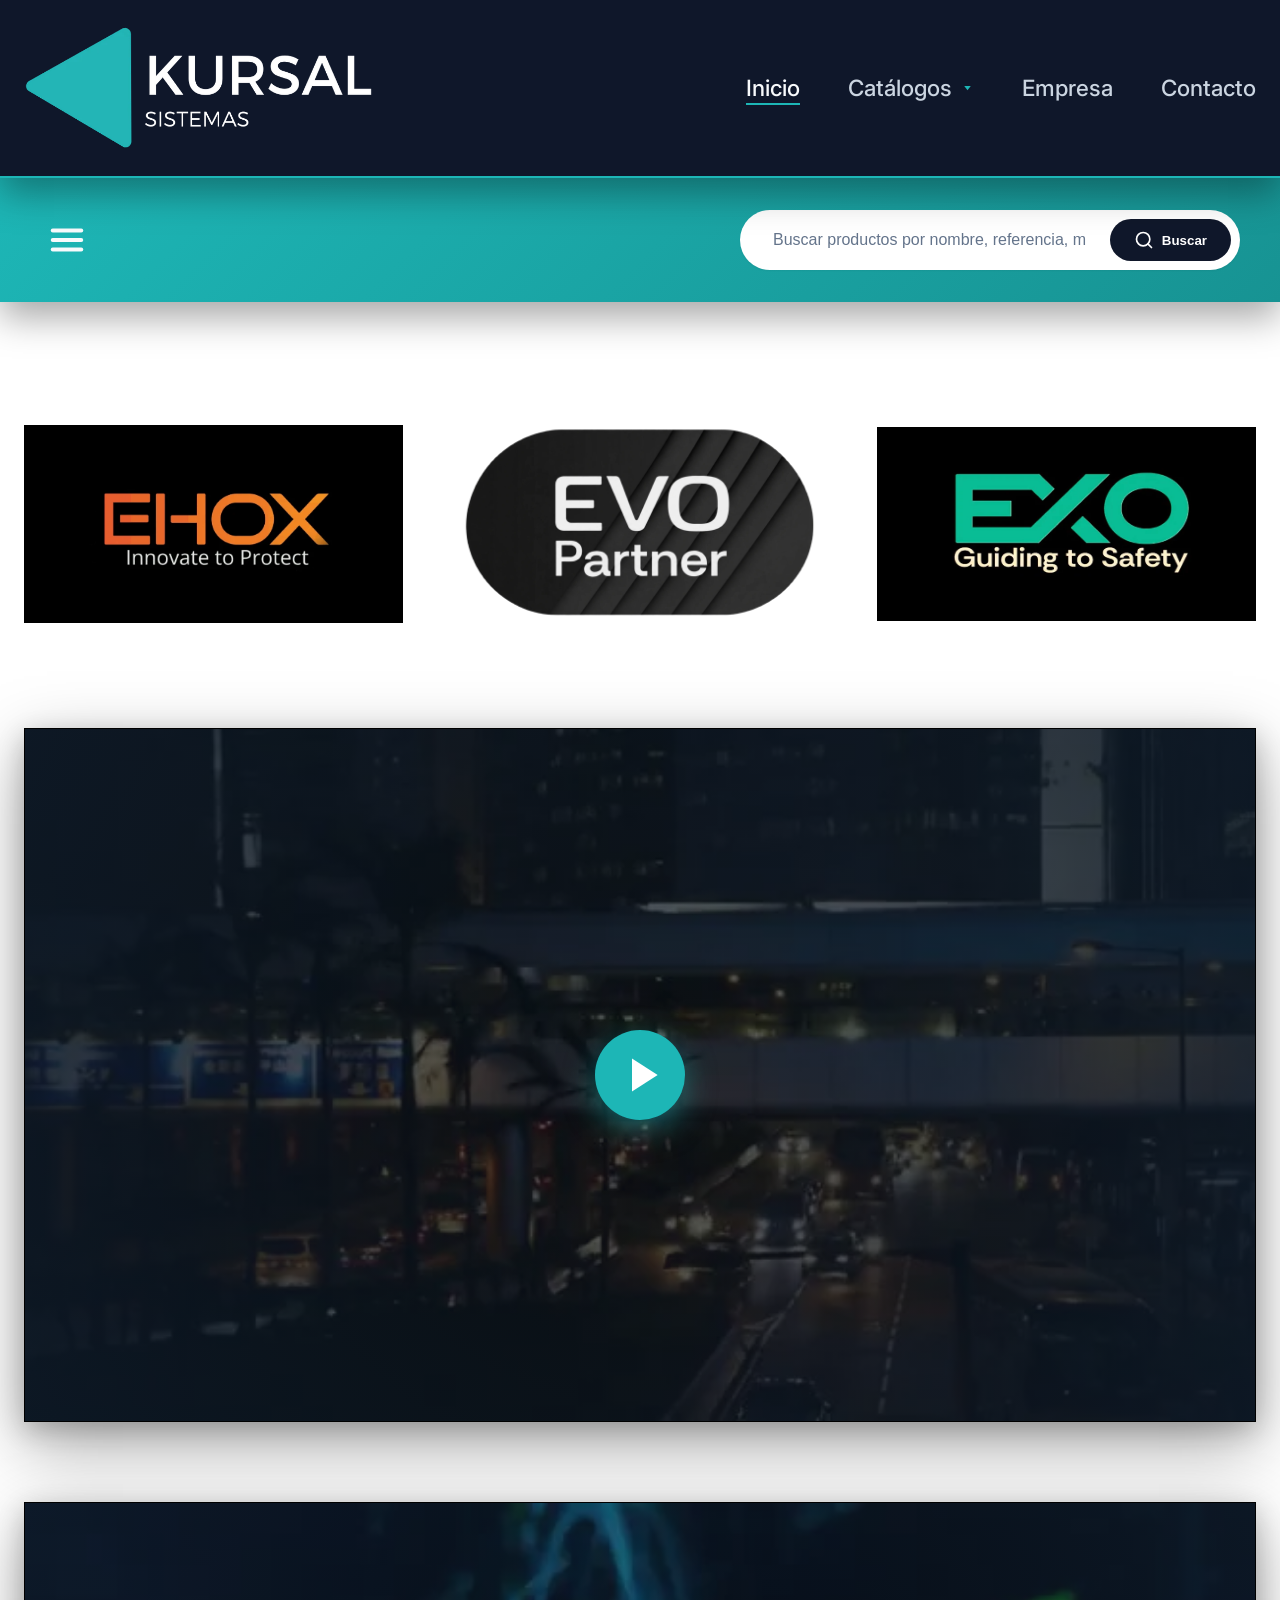
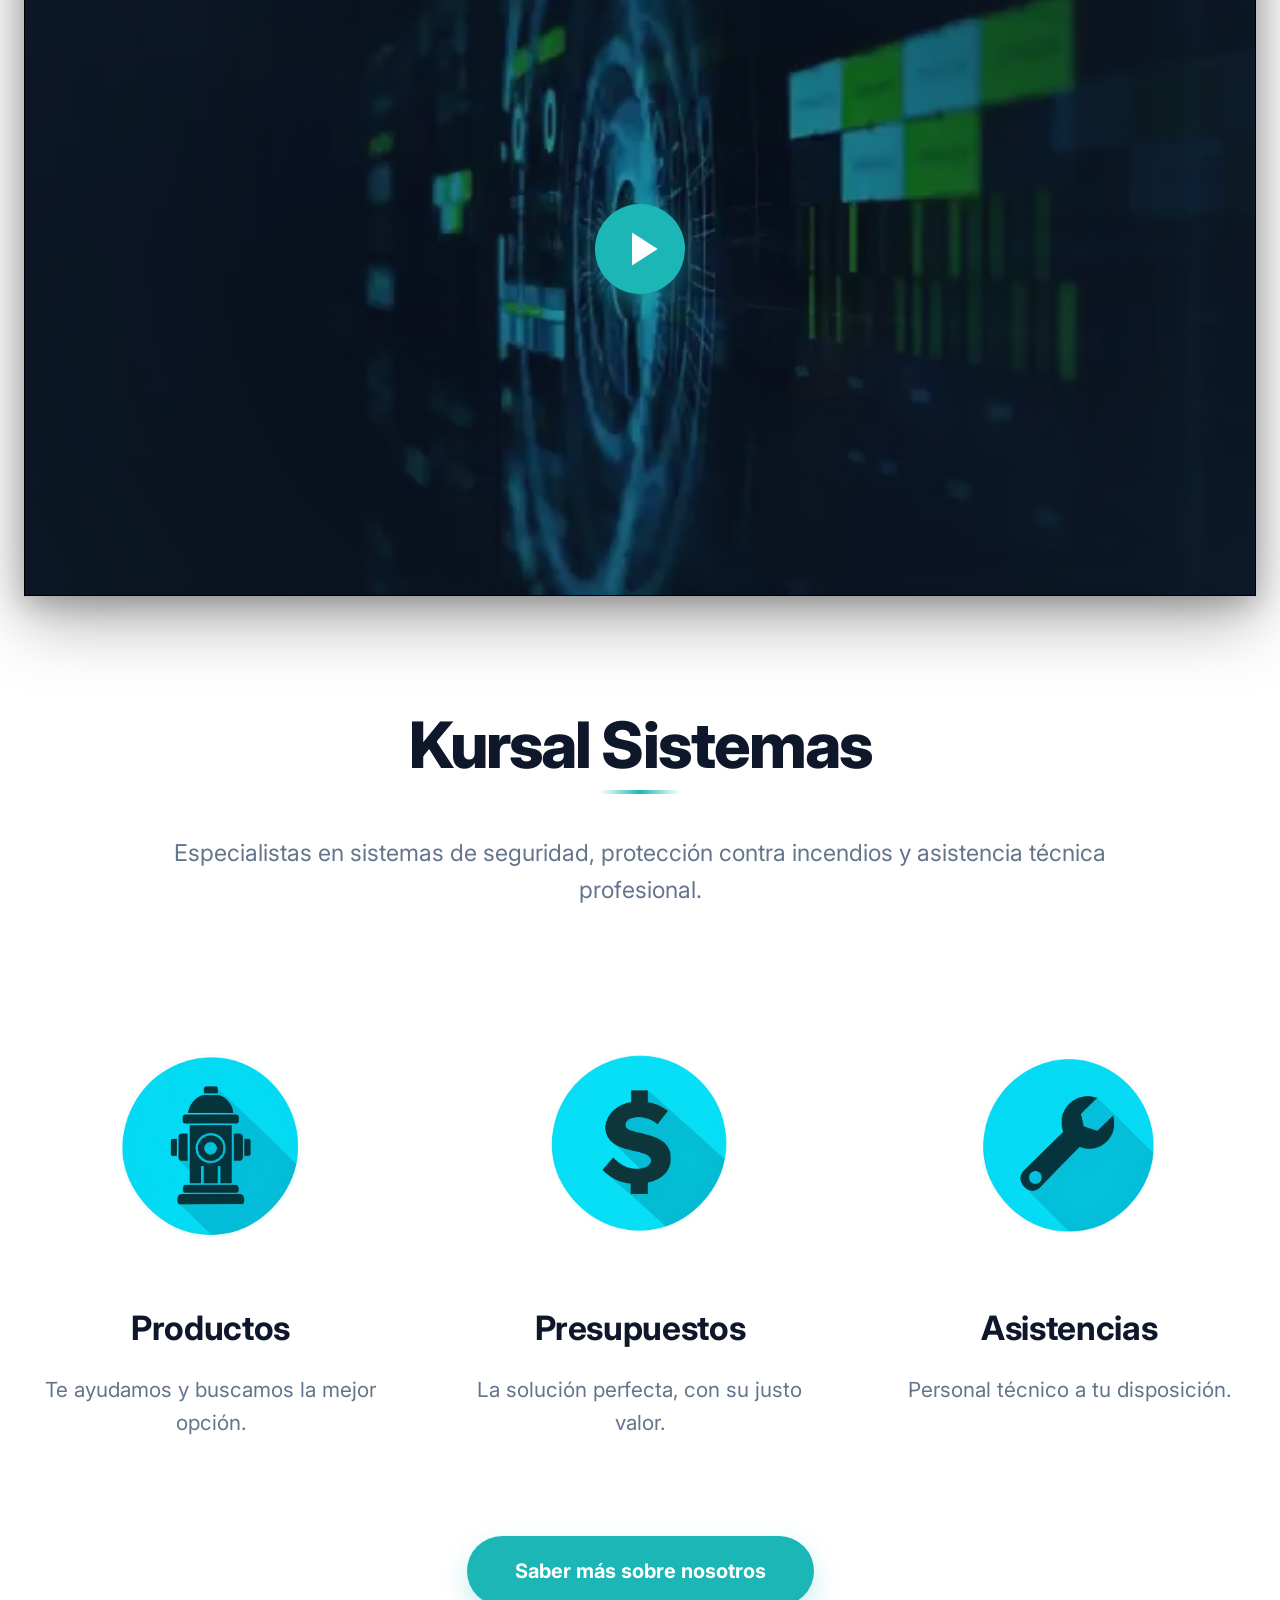
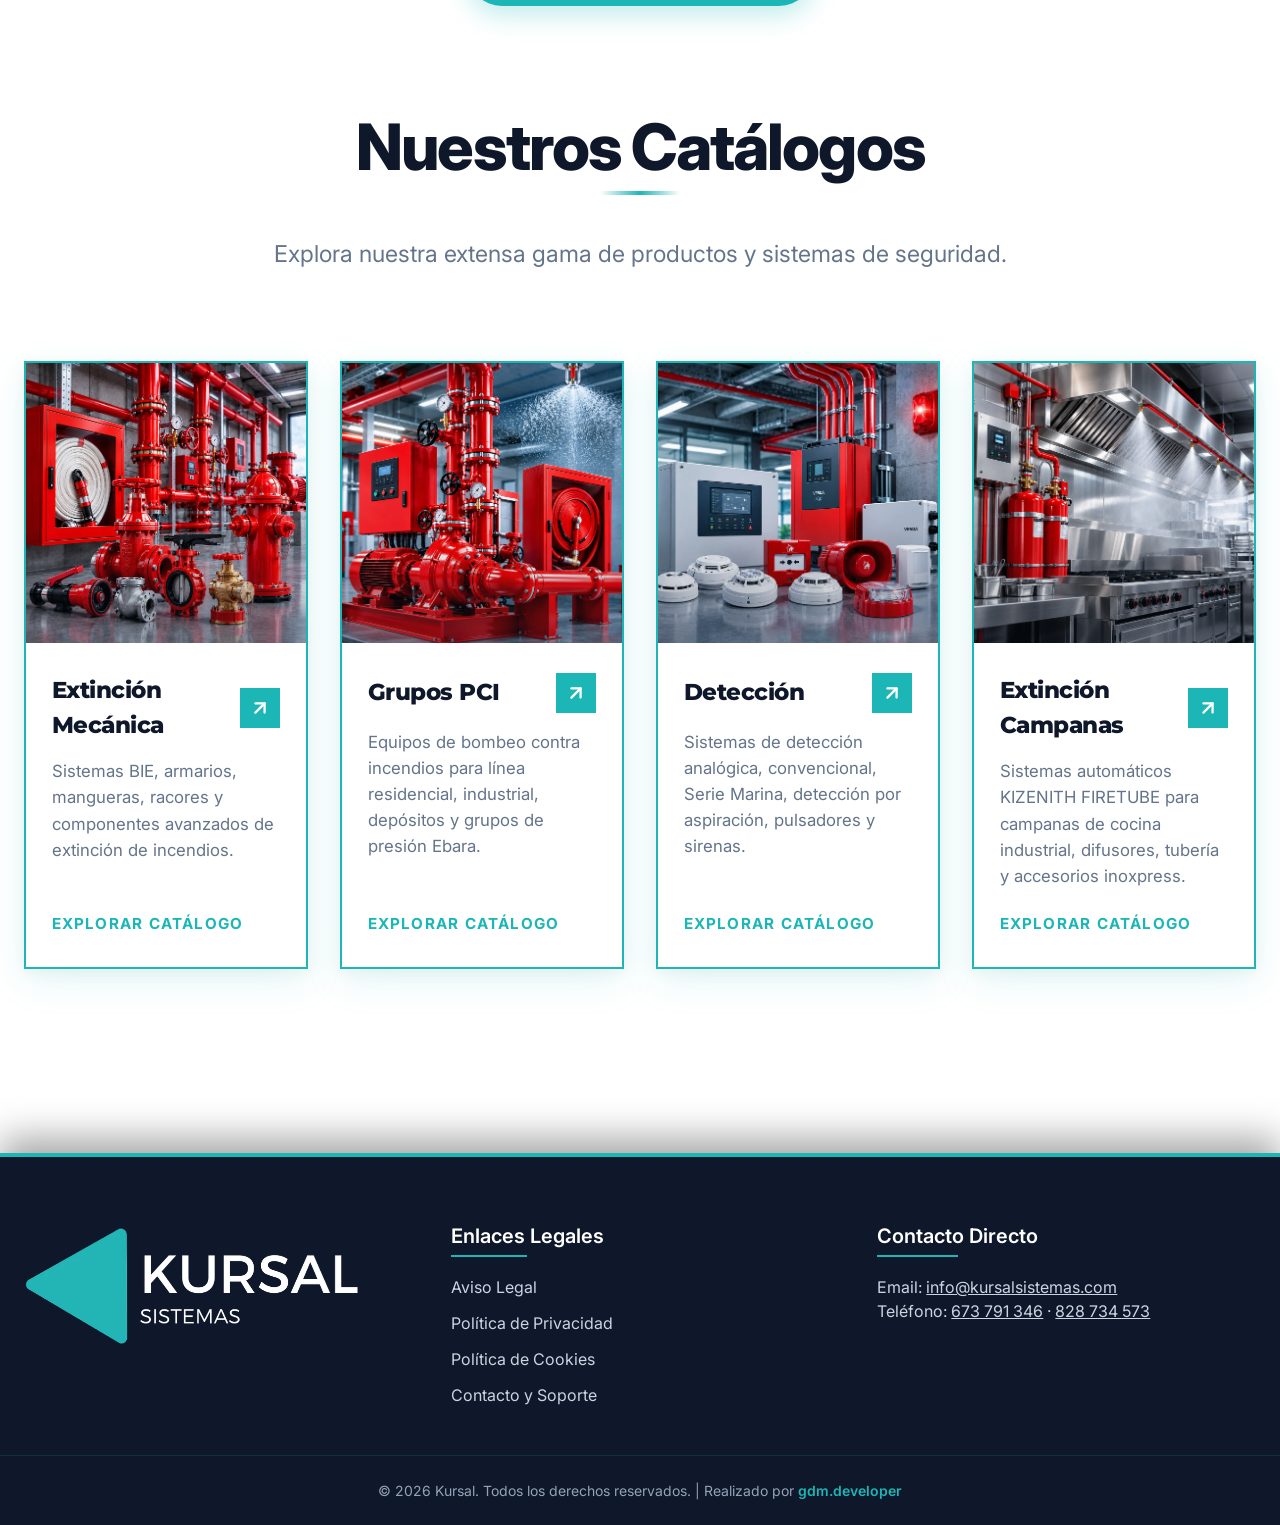
<file: index.html>
<!DOCTYPE html>
<html lang="es">
<head>
    <meta charset="UTF-8">
    <meta name="viewport" content="width=device-width, initial-scale=1.0">
    <title>Kursal Sistemas | Suministros Contra Incendios y Equipos PCI</title>
    <meta name="description" content="Especialistas en sistemas contra incendios, detección, extinción mecánica, grupos PCI y campanas de cocina. Presupuestos sin compromiso.">
    <!-- Google Fonts for modern & elegant typography -->
    <link rel="preconnect" href="https://fonts.googleapis.com">
    <link rel="preconnect" href="https://fonts.gstatic.com" crossorigin>
    <link href="https://fonts.googleapis.com/css2?family=Inter:wght@300;400;500;600;700&family=Montserrat:wght@400;500;600;700;800;900&family=Plus+Jakarta+Sans:wght@500;600;700;800&display=swap" rel="stylesheet">
    <link rel="stylesheet" href="css/styles.css">
    <!-- Canonical -->
    <link rel="canonical" href="https://kursalsistemas.com/">
    <!-- Favicon -->
    <link rel="icon" type="image/x-icon" href="favicon.ico">
    <link rel="apple-touch-icon" href="assets/images/favicon-192.webp">
    <!-- Open Graph -->
    <meta property="og:type" content="website">
    <meta property="og:title" content="Kursal Sistemas | Suministros Contra Incendios y Equipos PCI">
    <meta property="og:description" content="Especialistas en sistemas contra incendios, detección, extinción mecánica, grupos PCI y campanas de cocina industrial.">
    <meta property="og:image" content="https://kursalsistemas.com/assets/images/logokursal.webp">
    <meta property="og:url" content="https://kursalsistemas.com/">
    <meta property="og:site_name" content="Kursal Sistemas">
    <meta property="og:locale" content="es_ES">
    <!-- Twitter Card -->
    <meta name="twitter:card" content="summary_large_image">
    <meta name="twitter:title" content="Kursal Sistemas | Suministros Contra Incendios y Equipos PCI">
    <meta name="twitter:description" content="Especialistas en sistemas contra incendios, detección, extinción mecánica, grupos PCI y campanas de cocina industrial.">
    <meta name="twitter:image" content="https://kursalsistemas.com/assets/images/logokursal.webp">
    <!-- Structured Data -->
    <script type="application/ld+json">
    {
      "@context": "https://schema.org",
      "@graph": [
        {
          "@type": "LocalBusiness",
          "@id": "https://kursalsistemas.com/#business",
          "name": "Kursal Sistemas",
          "description": "Empresa especializada en suministros contra incendios, sistemas de detección, extinción mecánica, grupos PCI, CCTV y control de accesos.",
          "url": "https://kursalsistemas.com/",
          "telephone": ["+34673791346", "+34828734573"],
          "email": "info@kursalsistemas.com",
          "address": {
            "@type": "PostalAddress",
            "streetAddress": "C. Batalla de Brunete, 100",
            "addressLocality": "Las Palmas de Gran Canaria",
            "postalCode": "35013",
            "addressRegion": "Las Palmas",
            "addressCountry": "ES"
          },
          "hasMap": "https://www.google.com/maps/place/C.+Batalla+de+Brunete,+100,+35013+Las+Palmas+de+Gran+Canaria,+Las+Palmas/",
          "image": "https://kursalsistemas.com/assets/images/logokursal.webp",
          "logo": "https://kursalsistemas.com/assets/images/logokursal.webp",
          "openingHoursSpecification": {
            "@type": "OpeningHoursSpecification",
            "dayOfWeek": ["Monday","Tuesday","Wednesday","Thursday","Friday"],
            "opens": "08:00",
            "closes": "14:00"
          },
          "hasOfferCatalog": {
            "@type": "OfferCatalog",
            "name": "Catálogo de Equipos Contra Incendios",
            "url": "https://kursalsistemas.com/catalogo.html",
            "numberOfItems": 1037,
            "itemListElement": [
              {"@type": "OfferCatalog", "name": "Extinción Mecánica", "url": "https://kursalsistemas.com/catalogo.html?cat=extincion-mecanica"},
              {"@type": "OfferCatalog", "name": "Grupos PCI", "url": "https://kursalsistemas.com/catalogo.html?cat=grupos-pci"},
              {"@type": "OfferCatalog", "name": "Detección de Incendios", "url": "https://kursalsistemas.com/catalogo.html?cat=deteccion"},
              {"@type": "OfferCatalog", "name": "Extinción Campanas de Cocina", "url": "https://kursalsistemas.com/catalogo.html?cat=campanas-cocina"}
            ]
          }
        },
        {
          "@type": "WebSite",
          "@id": "https://kursalsistemas.com/#website",
          "name": "Kursal Sistemas",
          "url": "https://kursalsistemas.com/",
          "publisher": {"@id": "https://kursalsistemas.com/#business"},
          "potentialAction": {
            "@type": "SearchAction",
            "target": "https://kursalsistemas.com/catalogo.html?q={search_term_string}",
            "query-input": "required name=search_term_string"
          }
        },
        {
          "@type": "BreadcrumbList",
          "itemListElement": [
            {"@type": "ListItem", "position": 1, "name": "Inicio", "item": "https://kursalsistemas.com/"}
          ]
        }
      ]
    }
    </script>
</head>
<body>
    
    <!-- Main Header -->
    <header class="main-header">
        <div class="container header-container">
            <div class="logo">
                <a href="index.html"><img src="assets/images/logokursal.webp" alt="Kursal Logo"></a>
            </div>
            <nav class="main-nav">
                <ul>
                    <li><a href="index.html" class="nav-link active">Inicio</a></li>
                    <li class="nav-item-dropdown">
                        <button type="button" class="nav-link nav-dropdown-btn" id="catalogDropdownBtn" aria-expanded="false" aria-haspopup="true">
                            <span>Catálogos</span>
                            <svg class="dropdown-triangle-icon" viewBox="0 0 24 24" width="12" height="12" fill="currentColor">
                                <polygon points="6 9 18 9 12 17"></polygon>
                            </svg>
                        </button>
                    </li>
                    <li><a href="empresa.html" class="nav-link">Empresa</a></li>
                    <li><a href="contacto.html" class="nav-link">Contacto</a></li>
                </ul>
            </nav>
        </div>
        <!-- Submenú Desplegable de Catálogos (Mega Menú) -->
        <div class="header-megamenu" id="headerMegamenu" role="region" aria-label="Catálogos y subcategorías">
            <div class="container megamenu-container">
                <!-- Columna 1: Extinción Mecánica -->
                <div class="megamenu-column">
                    <a href="catalogo.html?cat=extincion-mecanica" class="megamenu-cat-title">
                        <span class="cat-title-text">Extinción Mecánica</span>
                        <span class="megamenu-count">713</span>
                    </a>
                    <ul class="megamenu-sublist">
                        <li><a href="catalogo.html?cat=extincion-mecanica&filtro=BIEs+(Bocas+de+Incendio)">BIEs (Bocas de Incendio)</a></li>
                        <li><a href="catalogo.html?cat=extincion-mecanica&filtro=Armarios+y+Mobiliario">Armarios y Mobiliario</a></li>
                        <li><a href="catalogo.html?cat=extincion-mecanica&filtro=Mangueras+y+Lanzas">Mangueras y Lanzas</a></li>
                        <li><a href="catalogo.html?cat=extincion-mecanica&filtro=Racores+de+Conexi%C3%B3n">Racores de Conexión</a></li>
                        <li><a href="catalogo.html?cat=extincion-mecanica&filtro=Columna+Seca">Columna Seca</a></li>
                        <li><a href="catalogo.html?cat=extincion-mecanica&filtro=Hidrantes+y+Casetas">Hidrantes y Casetas</a></li>
                        <li><a href="catalogo.html?cat=extincion-mecanica&filtro=V%C3%A1lvulas">Válvulas</a></li>
                        <li><a href="catalogo.html?cat=extincion-mecanica&filtro=Accesorios">Accesorios</a></li>
                    </ul>
                </div>

                <!-- Columna 2: Grupos PCI -->
                <div class="megamenu-column">
                    <a href="catalogo.html?cat=grupos-pci" class="megamenu-cat-title">
                        <span class="cat-title-text">Grupos PCI</span>
                        <span class="megamenu-count">15</span>
                    </a>
                    <ul class="megamenu-sublist">
                        <li><a href="catalogo.html?cat=grupos-pci&filtro=L%C3%ADnea+Residencial">Línea Residencial</a></li>
                        <li><a href="catalogo.html?cat=grupos-pci&filtro=L%C3%ADnea+Industrial">Línea Industrial</a></li>
                        <li><a href="catalogo.html?cat=grupos-pci&filtro=Dep%C3%B3sitos+y+Caudal%C3%ADmetros+PCI">Depósitos y Caudalímetros</a></li>
                        <li><a href="https://ebaragci.imventa.com?culture=es" target="_blank" rel="noopener" class="megamenu-special-link">Configurador Ebara ↗</a></li>
                    </ul>
                </div>

                <!-- Columna 3: Detección -->
                <div class="megamenu-column">
                    <a href="catalogo.html?cat=deteccion" class="megamenu-cat-title">
                        <span class="cat-title-text">Detección</span>
                        <span class="megamenu-count">293</span>
                    </a>
                    <ul class="megamenu-sublist">
                        <li><a href="catalogo.html?cat=deteccion&filtro=Detecci%C3%B3n+Convencional">Detección Convencional</a></li>
                        <li><a href="catalogo.html?cat=deteccion&filtro=Detecci%C3%B3n+Jade+Bird">Detección Jade Bird</a></li>
                        <li><a href="catalogo.html?cat=deteccion&filtro=Detecci%C3%B3n+por+Aspiraci%C3%B3n">Detección por Aspiración</a></li>
                        <li><a href="catalogo.html?cat=deteccion&filtro=Serie+Marina">Serie Marina</a></li>
                    </ul>
                </div>

                <!-- Columna 4: Extinción Campanas -->
                <div class="megamenu-column">
                    <a href="catalogo.html?cat=campanas-cocina" class="megamenu-cat-title">
                        <span class="cat-title-text">Extinción Campanas</span>
                        <span class="megamenu-count">16</span>
                    </a>
                    <ul class="megamenu-sublist">
                        <li><a href="catalogo.html?cat=campanas-cocina&filtro=Sistemas+de+extinci%C3%B3n+en+campanas">Sistemas en Campanas</a></li>
                        <li><a href="catalogo.html?cat=campanas-cocina&filtro=Accesorios+inoxpress">Accesorios Inoxpress</a></li>
                        <li><a href="catalogo.html?cat=campanas-cocina&filtro=Tuber%C3%ADa+inoxidable">Tubería Inoxidable</a></li>
                        <li><a href="catalogo.html?cat=campanas-cocina&filtro=Herramientas+y+consumibles">Herramientas y Consumibles</a></li>
                    </ul>
                </div>
            </div>
            <div class="megamenu-footer-bar">
                <div class="container megamenu-footer-inner">
                    <span class="megamenu-footer-text">Catálogo profesional con más de <strong>1.000 productos</strong> especializados</span>
                    <a href="contacto.html" class="megamenu-footer-cta">Solicitar presupuesto o asesoramiento técnico →</a>
                </div>
            </div>
        </div>
    </header>

    <!-- Sub Header with Search -->
    <div class="sub-header">
        <div class="container">
            <div class="search-wrapper">
                <button class="menu-toggle-btn" aria-label="Abrir marcas" id="openDrawerBtn">
                    <svg xmlns="http://www.w3.org/2000/svg" width="28" height="28" viewBox="0 0 24 24" fill="none" stroke="currentColor" stroke-width="2.5" stroke-linecap="round" stroke-linejoin="round"><line x1="3" y1="12" x2="21" y2="12"></line><line x1="3" y1="6" x2="21" y2="6"></line><line x1="3" y1="18" x2="21" y2="18"></line></svg>
                </button>
                <form class="search-form" id="home-search-form" action="catalogo.html" method="GET">
                    <input type="text" name="q" class="search-input" placeholder="Buscar productos por nombre, referencia, modelo..." aria-label="Buscar">
                    <button type="submit" class="search-button">
                        <svg xmlns="http://www.w3.org/2000/svg" width="20" height="20" viewBox="0 0 24 24" fill="none" stroke="currentColor" stroke-width="2" stroke-linecap="round" stroke-linejoin="round" class="feather feather-search"><circle cx="11" cy="11" r="8"></circle><line x1="21" y1="21" x2="16.65" y2="16.65"></line></svg>
                        <span class="search-btn-text">Buscar</span>
                    </button>
                </form>
            </div>
        </div>
    </div>

    <!-- Main Content Body (White as requested) -->
    <main class="main-content">
        <div class="container">
            <!-- Contenido principal irá aquí -->
            <h1 class="sr-only">Suministros Contra Incendios y Sistemas de Seguridad — Kursal Sistemas</h1>
            <section class="showcase-section">
                <div class="showcase-grid">
                    <div class="showcase-item">
                        <img src="assets/images/ehox.webp" alt="Ehox" loading="lazy">
                    </div>
                    <div class="showcase-item">
                        <img src="assets/images/evo.webp" alt="Evo" loading="lazy">
                    </div>
                    <div class="showcase-item">
                        <img src="assets/images/exo.webp" alt="Exo" loading="lazy">
                    </div>
                </div>
            </section>

            <!-- Sección de Videos (Optimizados & Gran Formato) -->
            <section class="videos-section">
                <!-- Video 1 -->
                <div class="video-card">
                    <div class="video-wrapper">
                        <video id="kursalVideo1" controls preload="none" playsinline poster="assets/images/poster_video1.webp">
                            <source src="assets/video1.mp4" type="video/mp4">
                            Tu navegador no soporta el elemento de video.
                        </video>
                        <div class="video-custom-overlay" id="videoOverlay1" data-video-id="kursalVideo1">
                            <img src="assets/images/poster_video1.webp" alt="Portada Video 1" class="video-poster-img" loading="lazy">
                            <div class="video-overlay-gradient"></div>
                            <div class="video-play-content">
                                <div class="video-play-button">
                                    <svg xmlns="http://www.w3.org/2000/svg" width="44" height="44" viewBox="0 0 24 24" fill="currentColor"><polygon points="6 3 20 12 6 21 6 3"></polygon></svg>
                                </div>
                            </div>
                        </div>
                    </div>
                </div>

                <!-- Video 2 -->
                <div class="video-card">
                    <div class="video-wrapper">
                        <video id="kursalVideo2" controls preload="none" playsinline poster="assets/images/poster_video2.webp">
                            <source src="assets/video2.mp4" type="video/mp4">
                            Tu navegador no soporta el elemento de video.
                        </video>
                        <div class="video-custom-overlay" id="videoOverlay2" data-video-id="kursalVideo2">
                            <img src="assets/images/poster_video2.webp" alt="Portada Video 2" class="video-poster-img" loading="lazy">
                            <div class="video-overlay-gradient"></div>
                            <div class="video-play-content">
                                <div class="video-play-button">
                                    <svg xmlns="http://www.w3.org/2000/svg" width="44" height="44" viewBox="0 0 24 24" fill="currentColor"><polygon points="6 3 20 12 6 21 6 3"></polygon></svg>
                                </div>
                            </div>
                        </div>
                    </div>
                </div>
            </section>

            <!-- Sección Resumen Empresa -->
            <section class="company-summary-section">
                <div class="summary-header">
                    <h2>Kursal Sistemas</h2>
                    <p>Especialistas en sistemas de seguridad, protección contra incendios y asistencia técnica profesional.</p>
                </div>
                
                <div class="features-grid">
                    <div class="feature-card">
                        <div class="feature-icon">
                            <img src="assets/images/producto.webp" alt="Icono Productos" loading="lazy">
                        </div>
                        <h2>Productos</h2>
                        <p>Te ayudamos y buscamos la mejor opción.</p>
                    </div>
                    
                    <div class="feature-card">
                        <div class="feature-icon">
                            <img src="assets/images/dinero.webp" alt="Icono Presupuestos" loading="lazy">
                        </div>
                        <h2>Presupuestos</h2>
                        <p>La solución perfecta, con su justo valor.</p>
                    </div>

                    <div class="feature-card">
                        <div class="feature-icon">
                            <img src="assets/images/herramienta.webp" alt="Icono Asistencias" loading="lazy">
                        </div>
                        <h2>Asistencias</h2>
                        <p>Personal técnico a tu disposición.</p>
                    </div>
                </div>
                
                <div class="summary-footer">
                    <a href="empresa.html" class="btn-more-info">Saber más sobre nosotros</a>
                </div>
            </section>

            <!-- Hub de Catálogos -->
            <section class="catalog-hub-section">
                <div class="summary-header">
                    <h2>Nuestros Catálogos</h2>
                    <p>Explora nuestra extensa gama de productos y sistemas de seguridad.</p>
                </div>
                
                <div class="catalog-grid">
                    <!-- Catálogo 1: Extinción Mecánica -->
                    <a href="catalogo.html?cat=extincion-mecanica" class="catalog-card-item">
                        <div class="catalog-image-box">
                            <img src="assets/images/mecanica.webp" alt="Catálogo Extinción Mecánica" class="catalog-cover-img" loading="lazy">
                            <div class="catalog-image-overlay"></div>
                        </div>
                        <div class="catalog-info-box">
                            <div class="catalog-header-meta">
                                <h3>Extinción Mecánica</h3>
                                <span class="catalog-action-icon">
                                    <svg xmlns="http://www.w3.org/2000/svg" width="22" height="22" viewBox="0 0 24 24" fill="none" stroke="currentColor" stroke-width="2.5" stroke-linecap="round" stroke-linejoin="round"><line x1="7" y1="17" x2="17" y2="7"></line><polyline points="7 7 17 7 17 17"></polyline></svg>
                                </span>
                            </div>
                            <p>Sistemas BIE, armarios, mangueras, racores y componentes avanzados de extinción de incendios.</p>
                            <span class="btn-catalog-link">Explorar catálogo</span>
                        </div>
                    </a>

                    <!-- Catálogo 2: Grupos PCI -->
                    <a href="catalogo.html?cat=grupos-pci" class="catalog-card-item">
                        <div class="catalog-image-box img-zoomed-default">
                            <img src="assets/images/grupos pci.webp" alt="Catálogo Grupos PCI" class="catalog-cover-img" loading="lazy">
                            <div class="catalog-image-overlay"></div>
                        </div>
                        <div class="catalog-info-box">
                            <div class="catalog-header-meta">
                                <h3>Grupos PCI</h3>
                                <span class="catalog-action-icon">
                                    <svg xmlns="http://www.w3.org/2000/svg" width="22" height="22" viewBox="0 0 24 24" fill="none" stroke="currentColor" stroke-width="2.5" stroke-linecap="round" stroke-linejoin="round"><line x1="7" y1="17" x2="17" y2="7"></line><polyline points="7 7 17 7 17 17"></polyline></svg>
                                </span>
                            </div>
                            <p>Equipos de bombeo contra incendios para línea residencial, industrial, depósitos y grupos de presión Ebara.</p>
                            <span class="btn-catalog-link">Explorar catálogo</span>
                        </div>
                    </a>

                    <!-- Catálogo 3: Detección -->
                    <a href="catalogo.html?cat=deteccion" class="catalog-card-item">
                        <div class="catalog-image-box img-zoomed-default">
                            <img src="assets/images/deteccion.webp" alt="Catálogo Detección" class="catalog-cover-img" loading="lazy">
                            <div class="catalog-image-overlay"></div>
                        </div>
                        <div class="catalog-info-box">
                            <div class="catalog-header-meta">
                                <h3>Detección</h3>
                                <span class="catalog-action-icon">
                                    <svg xmlns="http://www.w3.org/2000/svg" width="22" height="22" viewBox="0 0 24 24" fill="none" stroke="currentColor" stroke-width="2.5" stroke-linecap="round" stroke-linejoin="round"><line x1="7" y1="17" x2="17" y2="7"></line><polyline points="7 7 17 7 17 17"></polyline></svg>
                                </span>
                            </div>
                            <p>Sistemas de detección analógica, convencional, Serie Marina, detección por aspiración, pulsadores y sirenas.</p>
                            <span class="btn-catalog-link">Explorar catálogo</span>
                        </div>
                    </a>

                    <!-- Catálogo 4: Extinción Campanas de Cocina -->
                    <a href="catalogo.html?cat=campanas-cocina" class="catalog-card-item">
                        <div class="catalog-image-box img-zoomed-default">
                            <img src="assets/images/campanas de cocina.webp" alt="Catálogo Extinción Campanas de Cocina" class="catalog-cover-img" loading="lazy">
                            <div class="catalog-image-overlay"></div>
                        </div>
                        <div class="catalog-info-box">
                            <div class="catalog-header-meta">
                                <h3>Extinción Campanas</h3>
                                <span class="catalog-action-icon">
                                    <svg xmlns="http://www.w3.org/2000/svg" width="22" height="22" viewBox="0 0 24 24" fill="none" stroke="currentColor" stroke-width="2.5" stroke-linecap="round" stroke-linejoin="round"><line x1="7" y1="17" x2="17" y2="7"></line><polyline points="7 7 17 7 17 17"></polyline></svg>
                                </span>
                            </div>
                            <p>Sistemas automáticos KIZENITH FIRETUBE para campanas de cocina industrial, difusores, tubería y accesorios inoxpress.</p>
                            <span class="btn-catalog-link">Explorar catálogo</span>
                        </div>
                    </a>
                </div>
            </section>
        </div>
    </main>

    <!-- Footer -->
    <footer class="main-footer">
        <div class="container footer-container">
            <div class="footer-col footer-col-logo">
                <a href="index.html" class="footer-logo-link">
                    <img src="assets/images/logokursal.webp" alt="Kursal Logo" class="footer-logo-img" loading="lazy">
                </a>
            </div>
            <div class="footer-col">
                <h3>Enlaces Legales</h3>
                <ul>
                    <li><a href="aviso-legal.html">Aviso Legal</a></li>
                    <li><a href="privacidad.html">Política de Privacidad</a></li>
                    <li><a href="cookies.html">Política de Cookies</a></li>
                    <li><a href="contacto.html">Contacto y Soporte</a></li>
                </ul>
            </div>
            <div class="footer-col">
                <h3>Contacto Directo</h3>
                <p>Email: <a href="mailto:info@kursalsistemas.com" style="color: inherit; text-decoration: underline;">info@kursalsistemas.com</a></p>
                <p>Teléfono: <a href="tel:+34673791346" style="color: inherit; text-decoration: underline;">673 791 346</a> · <a href="tel:+34828734573" style="color: inherit; text-decoration: underline;">828 734 573</a></p>
            </div>
        </div>
        <div class="footer-bottom">
            <p>&copy; 2026 Kursal. Todos los derechos reservados. | Realizado por <a href="https://gdmdeveloper.es" target="_blank" rel="noopener noreferrer" class="credit-link">gdm.developer</a></p>
        </div>
    </footer>

    <!-- Sidebar Drawer (Menú) -->
    <div class="sidebar-drawer" id="brandsDrawer">
        <div class="drawer-overlay"></div>
        <div class="drawer-content">
            <div class="drawer-header">
                <h3>Menú</h3>
                <button class="drawer-close-btn" aria-label="Cerrar menú" id="closeDrawerBtn">
                    <svg xmlns="http://www.w3.org/2000/svg" width="24" height="24" viewBox="0 0 24 24" fill="none" stroke="currentColor" stroke-width="2.5" stroke-linecap="round" stroke-linejoin="round"><line x1="18" y1="6" x2="6" y2="18"></line><line x1="6" y1="6" x2="18" y2="18"></line></svg>
                </button>
            </div>
            <div class="drawer-body">
                <div class="drawer-section-title" style="font-size: 0.8rem; font-weight: 700; text-transform: uppercase; color: var(--text-muted); margin-bottom: 0.75rem; letter-spacing: 0.05em;">Catálogos</div>
                <div class="drawer-links-group" style="margin-bottom: 1.5rem;">
                    <a href="catalogo.html?cat=extincion-mecanica" class="drawer-link-card">
                        <h4>Extinción Mecánica</h4>
                        <svg class="link-arrow" xmlns="http://www.w3.org/2000/svg" width="18" height="18" viewBox="0 0 24 24" fill="none" stroke="currentColor" stroke-width="2" stroke-linecap="round" stroke-linejoin="round"><line x1="5" y1="12" x2="19" y2="12"></line><polyline points="12 5 19 12 12 19"></polyline></svg>
                    </a>
                    <a href="catalogo.html?cat=grupos-pci" class="drawer-link-card">
                        <h4>Grupos PCI</h4>
                        <svg class="link-arrow" xmlns="http://www.w3.org/2000/svg" width="18" height="18" viewBox="0 0 24 24" fill="none" stroke="currentColor" stroke-width="2" stroke-linecap="round" stroke-linejoin="round"><line x1="5" y1="12" x2="19" y2="12"></line><polyline points="12 5 19 12 12 19"></polyline></svg>
                    </a>
                    <a href="catalogo.html?cat=deteccion" class="drawer-link-card">
                        <h4>Detección</h4>
                        <svg class="link-arrow" xmlns="http://www.w3.org/2000/svg" width="18" height="18" viewBox="0 0 24 24" fill="none" stroke="currentColor" stroke-width="2" stroke-linecap="round" stroke-linejoin="round"><line x1="5" y1="12" x2="19" y2="12"></line><polyline points="12 5 19 12 12 19"></polyline></svg>
                    </a>
                    <a href="catalogo.html?cat=campanas-cocina" class="drawer-link-card">
                        <h4>Extinción Campanas</h4>
                        <svg class="link-arrow" xmlns="http://www.w3.org/2000/svg" width="18" height="18" viewBox="0 0 24 24" fill="none" stroke="currentColor" stroke-width="2" stroke-linecap="round" stroke-linejoin="round"><line x1="5" y1="12" x2="19" y2="12"></line><polyline points="12 5 19 12 12 19"></polyline></svg>
                    </a>
                </div>

                <div class="drawer-section-title" style="font-size: 0.8rem; font-weight: 700; text-transform: uppercase; color: var(--text-muted); margin-bottom: 0.75rem; letter-spacing: 0.05em;">Marcas</div>
                <div class="drawer-links-group">
                    <a href="https://ehox.es/" target="_blank" rel="noopener" class="drawer-link-card">
                        <h4>Ehox</h4>
                        <svg class="link-arrow" xmlns="http://www.w3.org/2000/svg" width="18" height="18" viewBox="0 0 24 24" fill="none" stroke="currentColor" stroke-width="2" stroke-linecap="round" stroke-linejoin="round"><line x1="5" y1="12" x2="19" y2="12"></line><polyline points="12 5 19 12 12 19"></polyline></svg>
                    </a>
                    
                    <a href="https://www.exofiretech.es/" target="_blank" rel="noopener" class="drawer-link-card">
                        <h4>Exo</h4>
                        <svg class="link-arrow" xmlns="http://www.w3.org/2000/svg" width="18" height="18" viewBox="0 0 24 24" fill="none" stroke="currentColor" stroke-width="2" stroke-linecap="round" stroke-linejoin="round"><line x1="5" y1="12" x2="19" y2="12"></line><polyline points="12 5 19 12 12 19"></polyline></svg>
                    </a>
                </div>
            </div>
        </div>
    </div>

    <script src="js/script.js" defer></script>
</body>
</html>
</file>
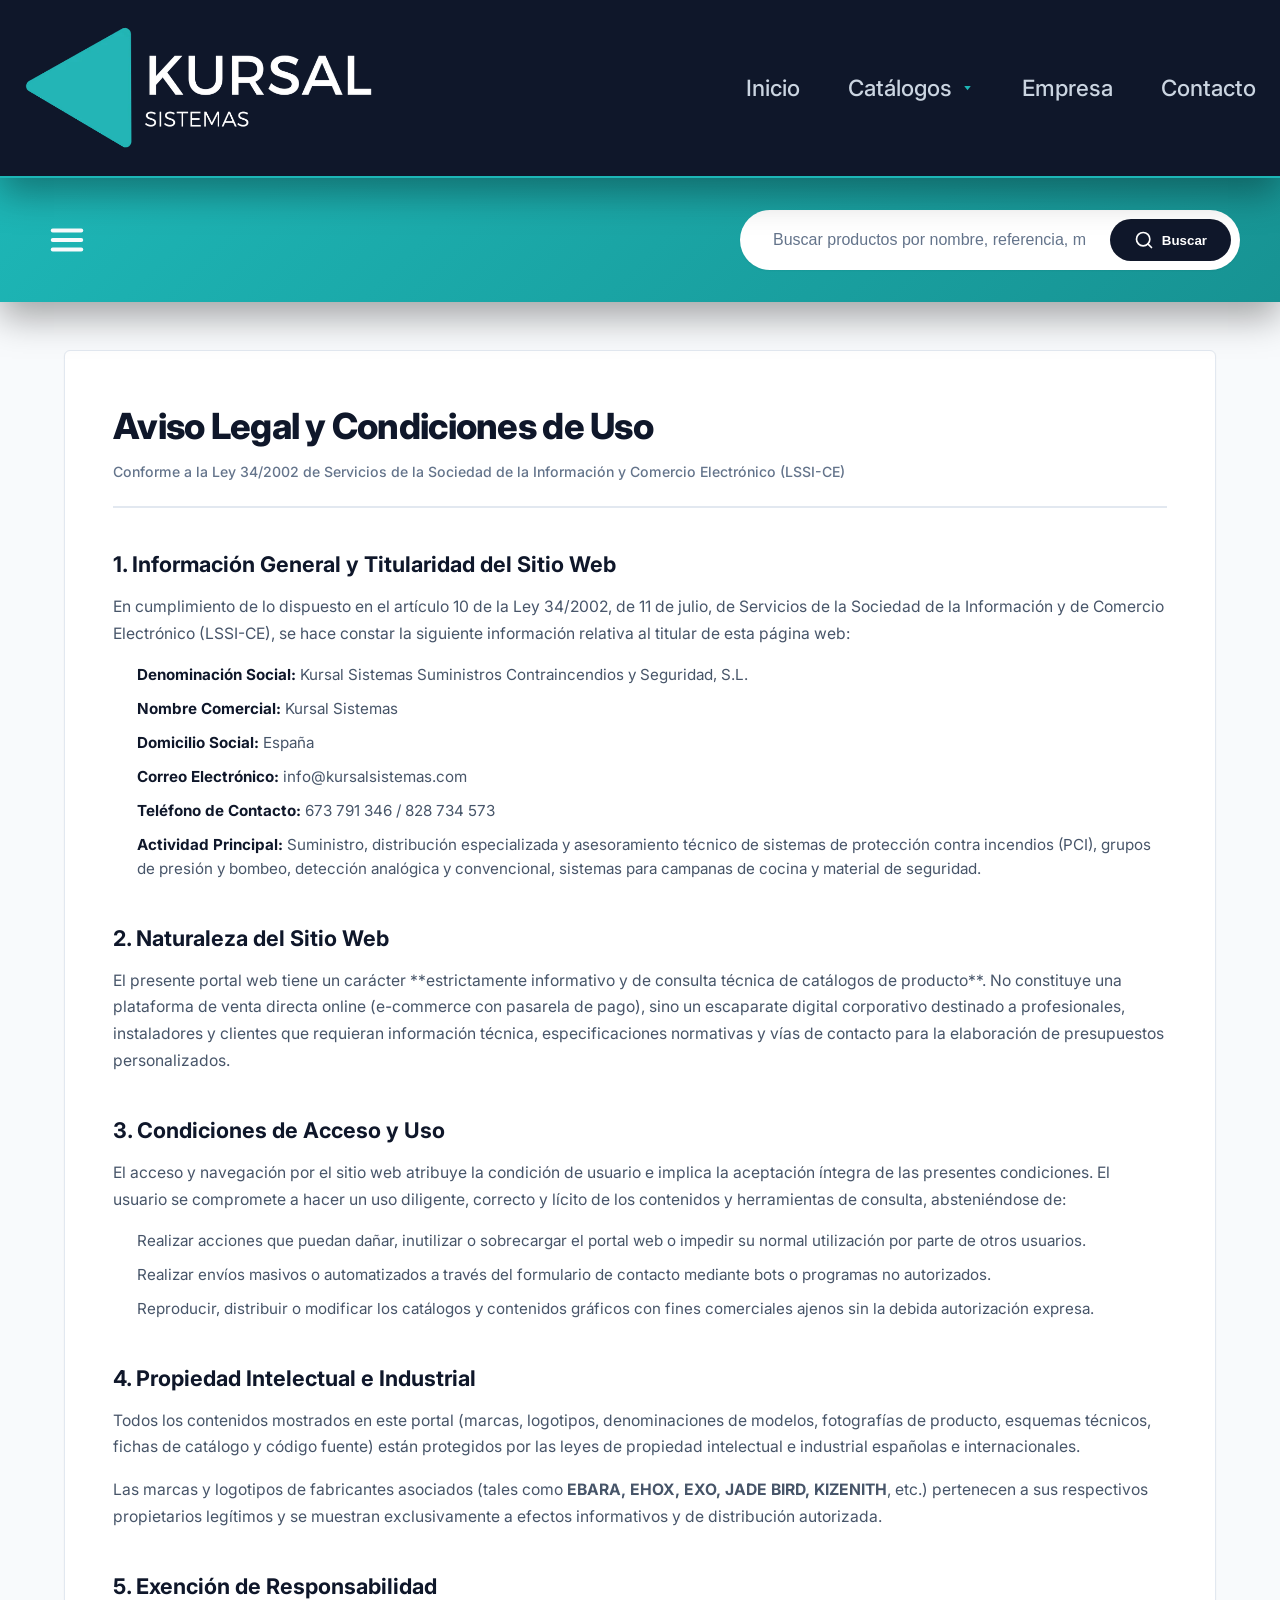
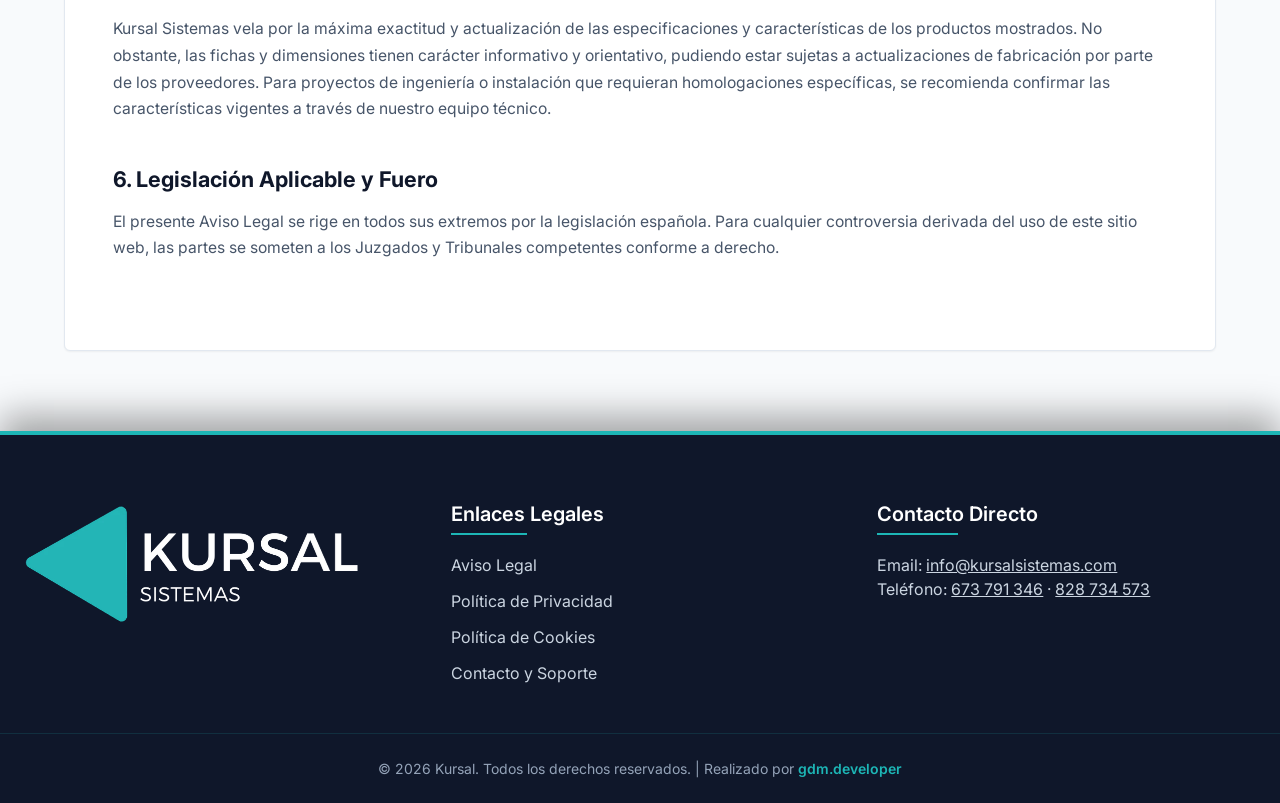
<file: aviso-legal.html>
<!DOCTYPE html>
<html lang="es">
<head>
    <meta charset="UTF-8">
    <meta name="viewport" content="width=device-width, initial-scale=1.0">
    <title>Aviso Legal - Kursal Sistemas</title>
    <meta name="description" content="Aviso Legal, Condiciones de Uso y Datos Identificativos de Kursal Sistemas conforme a la Ley 34/2002 (LSSI-CE).">
    <link rel="preconnect" href="https://fonts.googleapis.com">
    <link rel="preconnect" href="https://fonts.gstatic.com" crossorigin>
    <link href="https://fonts.googleapis.com/css2?family=Inter:wght@300;400;500;600;700&family=Montserrat:wght@400;500;600;700;800;900&family=Plus+Jakarta+Sans:wght@500;600;700;800&display=swap" rel="stylesheet">
    <link rel="stylesheet" href="css/styles.css">
    <!-- Canonical -->
    <link rel="canonical" href="https://kursalsistemas.com/aviso-legal.html">
    <!-- Favicon -->
    <link rel="icon" type="image/x-icon" href="favicon.ico">
    <link rel="apple-touch-icon" href="assets/images/favicon-192.webp">
    <!-- Open Graph -->
    <meta property="og:type" content="website">
    <meta property="og:title" content="Aviso Legal — Kursal Sistemas">
    <meta property="og:description" content="Aviso legal y condiciones de uso del sitio web de Kursal Sistemas.">
    <meta property="og:image" content="https://kursalsistemas.com/assets/images/logokursal.webp">
    <meta property="og:url" content="https://kursalsistemas.com/aviso-legal.html">
    <meta property="og:site_name" content="Kursal Sistemas">
    <meta property="og:locale" content="es_ES">
    <!-- Twitter Card -->
    <meta name="twitter:card" content="summary">
    <meta name="twitter:title" content="Aviso Legal — Kursal Sistemas">
    <meta name="twitter:description" content="Aviso legal y condiciones de uso del sitio web de Kursal Sistemas.">
    <!-- Structured Data -->
    <script type="application/ld+json">
    {
      "@context": "https://schema.org",
      "@type": "BreadcrumbList",
      "itemListElement": [
        {"@type": "ListItem", "position": 1, "name": "Inicio", "item": "https://kursalsistemas.com/"},
        {"@type": "ListItem", "position": 2, "name": "Aviso Legal", "item": "https://kursalsistemas.com/aviso-legal.html"}
      ]
    }
    </script>
</head>
<body>
    
    <!-- Main Header -->
    <header class="main-header">
        <div class="container header-container">
            <div class="logo">
                <a href="index.html"><img src="assets/images/logokursal.webp" alt="Kursal Logo"></a>
            </div>
            <nav class="main-nav">
                <ul>
                    <li><a href="index.html" class="nav-link">Inicio</a></li>
                    <li class="nav-item-dropdown">
                        <button type="button" class="nav-link nav-dropdown-btn" id="catalogDropdownBtn" aria-expanded="false" aria-haspopup="true">
                            <span>Catálogos</span>
                            <svg class="dropdown-triangle-icon" viewBox="0 0 24 24" width="12" height="12" fill="currentColor">
                                <polygon points="6 9 18 9 12 17"></polygon>
                            </svg>
                        </button>
                    </li>
                    <li><a href="empresa.html" class="nav-link">Empresa</a></li>
                    <li><a href="contacto.html" class="nav-link">Contacto</a></li>
                </ul>
            </nav>
        </div>
        <!-- Submenú Desplegable de Catálogos (Mega Menú) -->
        <div class="header-megamenu" id="headerMegamenu" role="region" aria-label="Catálogos y subcategorías">
            <div class="container megamenu-container">
                <!-- Columna 1: Extinción Mecánica -->
                <div class="megamenu-column">
                    <a href="catalogo.html?cat=extincion-mecanica" class="megamenu-cat-title">
                        <span class="cat-title-text">Extinción Mecánica</span>
                        <span class="megamenu-count">713</span>
                    </a>
                    <ul class="megamenu-sublist">
                        <li><a href="catalogo.html?cat=extincion-mecanica&filtro=BIEs+(Bocas+de+Incendio)">BIEs (Bocas de Incendio)</a></li>
                        <li><a href="catalogo.html?cat=extincion-mecanica&filtro=Armarios+y+Mobiliario">Armarios y Mobiliario</a></li>
                        <li><a href="catalogo.html?cat=extincion-mecanica&filtro=Mangueras+y+Lanzas">Mangueras y Lanzas</a></li>
                        <li><a href="catalogo.html?cat=extincion-mecanica&filtro=Racores+de+Conexi%C3%B3n">Racores de Conexión</a></li>
                        <li><a href="catalogo.html?cat=extincion-mecanica&filtro=Columna+Seca">Columna Seca</a></li>
                        <li><a href="catalogo.html?cat=extincion-mecanica&filtro=Hidrantes+y+Casetas">Hidrantes y Casetas</a></li>
                        <li><a href="catalogo.html?cat=extincion-mecanica&filtro=V%C3%A1lvulas">Válvulas</a></li>
                        <li><a href="catalogo.html?cat=extincion-mecanica&filtro=Accesorios">Accesorios</a></li>
                    </ul>
                </div>

                <!-- Columna 2: Grupos PCI -->
                <div class="megamenu-column">
                    <a href="catalogo.html?cat=grupos-pci" class="megamenu-cat-title">
                        <span class="cat-title-text">Grupos PCI</span>
                        <span class="megamenu-count">15</span>
                    </a>
                    <ul class="megamenu-sublist">
                        <li><a href="catalogo.html?cat=grupos-pci&filtro=L%C3%ADnea+Residencial">Línea Residencial</a></li>
                        <li><a href="catalogo.html?cat=grupos-pci&filtro=L%C3%ADnea+Industrial">Línea Industrial</a></li>
                        <li><a href="catalogo.html?cat=grupos-pci&filtro=Dep%C3%B3sitos+y+Caudal%C3%ADmetros+PCI">Depósitos y Caudalímetros</a></li>
                        <li><a href="https://ebaragci.imventa.com?culture=es" target="_blank" rel="noopener" class="megamenu-special-link">Configurador Ebara ↗</a></li>
                    </ul>
                </div>

                <!-- Columna 3: Detección -->
                <div class="megamenu-column">
                    <a href="catalogo.html?cat=deteccion" class="megamenu-cat-title">
                        <span class="cat-title-text">Detección</span>
                        <span class="megamenu-count">293</span>
                    </a>
                    <ul class="megamenu-sublist">
                        <li><a href="catalogo.html?cat=deteccion&filtro=Detecci%C3%B3n+Convencional">Detección Convencional</a></li>
                        <li><a href="catalogo.html?cat=deteccion&filtro=Detecci%C3%B3n+Jade+Bird">Detección Jade Bird</a></li>
                        <li><a href="catalogo.html?cat=deteccion&filtro=Detecci%C3%B3n+por+Aspiraci%C3%B3n">Detección por Aspiración</a></li>
                        <li><a href="catalogo.html?cat=deteccion&filtro=Serie+Marina">Serie Marina</a></li>
                    </ul>
                </div>

                <!-- Columna 4: Extinción Campanas -->
                <div class="megamenu-column">
                    <a href="catalogo.html?cat=campanas-cocina" class="megamenu-cat-title">
                        <span class="cat-title-text">Extinción Campanas</span>
                        <span class="megamenu-count">16</span>
                    </a>
                    <ul class="megamenu-sublist">
                        <li><a href="catalogo.html?cat=campanas-cocina&filtro=Sistemas+de+extinci%C3%B3n+en+campanas">Sistemas en Campanas</a></li>
                        <li><a href="catalogo.html?cat=campanas-cocina&filtro=Accesorios+inoxpress">Accesorios Inoxpress</a></li>
                        <li><a href="catalogo.html?cat=campanas-cocina&filtro=Tuber%C3%ADa+inoxidable">Tubería Inoxidable</a></li>
                        <li><a href="catalogo.html?cat=campanas-cocina&filtro=Herramientas+y+consumibles">Herramientas y Consumibles</a></li>
                    </ul>
                </div>
            </div>
            <div class="megamenu-footer-bar">
                <div class="container megamenu-footer-inner">
                    <span class="megamenu-footer-text">Catálogo profesional con más de <strong>1.000 productos</strong> especializados</span>
                    <a href="contacto.html" class="megamenu-footer-cta">Solicitar presupuesto o asesoramiento técnico →</a>
                </div>
            </div>
        </div>
    </header>

    <!-- Sub Header with Search -->
    <div class="sub-header">
        <div class="container">
            <div class="search-wrapper">
                <button class="menu-toggle-btn" aria-label="Abrir marcas" id="openDrawerBtn">
                    <svg xmlns="http://www.w3.org/2000/svg" width="28" height="28" viewBox="0 0 24 24" fill="none" stroke="currentColor" stroke-width="2.5" stroke-linecap="round" stroke-linejoin="round"><line x1="3" y1="12" x2="21" y2="12"></line><line x1="3" y1="6" x2="21" y2="6"></line><line x1="3" y1="18" x2="21" y2="18"></line></svg>
                </button>
                <form class="search-form" action="catalogo.html" method="GET">
                    <input type="text" name="q" class="search-input" placeholder="Buscar productos por nombre, referencia, modelo..." aria-label="Buscar">
                    <button type="submit" class="search-button">
                        <svg xmlns="http://www.w3.org/2000/svg" width="20" height="20" viewBox="0 0 24 24" fill="none" stroke="currentColor" stroke-width="2" stroke-linecap="round" stroke-linejoin="round"><circle cx="11" cy="11" r="8"></circle><line x1="21" y1="21" x2="16.65" y2="16.65"></line></svg>
                        <span class="search-btn-text">Buscar</span>
                    </button>
                </form>
            </div>
        </div>
    </div>

    <!-- Main Content -->
    <main class="main-content legal-page-main">
        <div class="container container-medium">
            <div class="legal-document-card">
                <div class="legal-header">
                    <h1>Aviso Legal y Condiciones de Uso</h1>
                    <p class="legal-updated">Conforme a la Ley 34/2002 de Servicios de la Sociedad de la Información y Comercio Electrónico (LSSI-CE)</p>
                </div>

                <div class="legal-section">
                    <h2>1. Información General y Titularidad del Sitio Web</h2>
                    <p>En cumplimiento de lo dispuesto en el artículo 10 de la Ley 34/2002, de 11 de julio, de Servicios de la Sociedad de la Información y de Comercio Electrónico (LSSI-CE), se hace constar la siguiente información relativa al titular de esta página web:</p>
                    <ul class="legal-list">
                        <li><strong>Denominación Social:</strong> Kursal Sistemas Suministros Contraincendios y Seguridad, S.L.</li>
                        <li><strong>Nombre Comercial:</strong> Kursal Sistemas</li>
                        <li><strong>Domicilio Social:</strong> España</li>
                        <li><strong>Correo Electrónico:</strong> <a href="mailto:info@kursalsistemas.com">info@kursalsistemas.com</a></li>
                        <li><strong>Teléfono de Contacto:</strong> <a href="tel:+34673791346">673 791 346 / 828 734 573</a></li>
                        <li><strong>Actividad Principal:</strong> Suministro, distribución especializada y asesoramiento técnico de sistemas de protección contra incendios (PCI), grupos de presión y bombeo, detección analógica y convencional, sistemas para campanas de cocina y material de seguridad.</li>
                    </ul>
                </div>

                <div class="legal-section">
                    <h2>2. Naturaleza del Sitio Web</h2>
                    <p>El presente portal web tiene un carácter **estrictamente informativo y de consulta técnica de catálogos de producto**. No constituye una plataforma de venta directa online (e-commerce con pasarela de pago), sino un escaparate digital corporativo destinado a profesionales, instaladores y clientes que requieran información técnica, especificaciones normativas y vías de contacto para la elaboración de presupuestos personalizados.</p>
                </div>

                <div class="legal-section">
                    <h2>3. Condiciones de Acceso y Uso</h2>
                    <p>El acceso y navegación por el sitio web atribuye la condición de usuario e implica la aceptación íntegra de las presentes condiciones. El usuario se compromete a hacer un uso diligente, correcto y lícito de los contenidos y herramientas de consulta, absteniéndose de:</p>
                    <ul class="legal-list">
                        <li>Realizar acciones que puedan dañar, inutilizar o sobrecargar el portal web o impedir su normal utilización por parte de otros usuarios.</li>
                        <li>Realizar envíos masivos o automatizados a través del formulario de contacto mediante bots o programas no autorizados.</li>
                        <li>Reproducir, distribuir o modificar los catálogos y contenidos gráficos con fines comerciales ajenos sin la debida autorización expresa.</li>
                    </ul>
                </div>

                <div class="legal-section">
                    <h2>4. Propiedad Intelectual e Industrial</h2>
                    <p>Todos los contenidos mostrados en este portal (marcas, logotipos, denominaciones de modelos, fotografías de producto, esquemas técnicos, fichas de catálogo y código fuente) están protegidos por las leyes de propiedad intelectual e industrial españolas e internacionales.</p>
                    <p>Las marcas y logotipos de fabricantes asociados (tales como <strong>EBARA, EHOX, EXO, JADE BIRD, KIZENITH</strong>, etc.) pertenecen a sus respectivos propietarios legítimos y se muestran exclusivamente a efectos informativos y de distribución autorizada.</p>
                </div>

                <div class="legal-section">
                    <h2>5. Exención de Responsabilidad</h2>
                    <p>Kursal Sistemas vela por la máxima exactitud y actualización de las especificaciones y características de los productos mostrados. No obstante, las fichas y dimensiones tienen carácter informativo y orientativo, pudiendo estar sujetas a actualizaciones de fabricación por parte de los proveedores. Para proyectos de ingeniería o instalación que requieran homologaciones específicas, se recomienda confirmar las características vigentes a través de nuestro equipo técnico.</p>
                </div>

                <div class="legal-section">
                    <h2>6. Legislación Aplicable y Fuero</h2>
                    <p>El presente Aviso Legal se rige en todos sus extremos por la legislación española. Para cualquier controversia derivada del uso de este sitio web, las partes se someten a los Juzgados y Tribunales competentes conforme a derecho.</p>
                </div>
            </div>
        </div>
    </main>

    <!-- Footer -->
    <footer class="main-footer">
        <div class="container footer-container">
            <div class="footer-col footer-col-logo">
                <a href="index.html" class="footer-logo-link">
                    <img src="assets/images/logokursal.webp" alt="Kursal Logo" class="footer-logo-img">
                </a>
            </div>
            <div class="footer-col">
                <h3>Enlaces Legales</h3>
                <ul>
                    <li><a href="aviso-legal.html">Aviso Legal</a></li>
                    <li><a href="privacidad.html">Política de Privacidad</a></li>
                    <li><a href="cookies.html">Política de Cookies</a></li>
                    <li><a href="contacto.html">Contacto y Soporte</a></li>
                </ul>
            </div>
            <div class="footer-col">
                <h3>Contacto Directo</h3>
                <p>Email: <a href="mailto:info@kursalsistemas.com" style="color: inherit; text-decoration: underline;">info@kursalsistemas.com</a></p>
                <p>Teléfono: <a href="tel:+34673791346" style="color: inherit; text-decoration: underline;">673 791 346</a> · <a href="tel:+34828734573" style="color: inherit; text-decoration: underline;">828 734 573</a></p>
            </div>
        </div>
        <div class="footer-bottom">
            <p>&copy; 2026 Kursal. Todos los derechos reservados. | Realizado por <a href="https://gdmdeveloper.es" target="_blank" rel="noopener noreferrer" class="credit-link">gdm.developer</a></p>
        </div>
    </footer>

    <!-- Sidebar Drawer (Menú) -->
    <div class="sidebar-drawer" id="brandsDrawer">
        <div class="drawer-overlay"></div>
        <div class="drawer-content">
            <div class="drawer-header">
                <h3>Menú</h3>
                <button class="drawer-close-btn" aria-label="Cerrar menú" id="closeDrawerBtn">
                    <svg xmlns="http://www.w3.org/2000/svg" width="24" height="24" viewBox="0 0 24 24" fill="none" stroke="currentColor" stroke-width="2.5" stroke-linecap="round" stroke-linejoin="round"><line x1="18" y1="6" x2="6" y2="18"></line><line x1="6" y1="6" x2="18" y2="18"></line></svg>
                </button>
            </div>
            <div class="drawer-body">
                <div class="drawer-section-title" style="font-size: 0.8rem; font-weight: 700; text-transform: uppercase; color: var(--text-muted); margin-bottom: 0.75rem; letter-spacing: 0.05em;">Catálogos</div>
                <div class="drawer-links-group" style="margin-bottom: 1.5rem;">
                    <a href="catalogo.html?cat=extincion-mecanica" class="drawer-link-card">
                        <h4>Extinción Mecánica</h4>
                        <svg class="link-arrow" xmlns="http://www.w3.org/2000/svg" width="18" height="18" viewBox="0 0 24 24" fill="none" stroke="currentColor" stroke-width="2" stroke-linecap="round" stroke-linejoin="round"><line x1="5" y1="12" x2="19" y2="12"></line><polyline points="12 5 19 12 12 19"></polyline></svg>
                    </a>
                    <a href="catalogo.html?cat=grupos-pci" class="drawer-link-card">
                        <h4>Grupos PCI</h4>
                        <svg class="link-arrow" xmlns="http://www.w3.org/2000/svg" width="18" height="18" viewBox="0 0 24 24" fill="none" stroke="currentColor" stroke-width="2" stroke-linecap="round" stroke-linejoin="round"><line x1="5" y1="12" x2="19" y2="12"></line><polyline points="12 5 19 12 12 19"></polyline></svg>
                    </a>
                    <a href="catalogo.html?cat=deteccion" class="drawer-link-card">
                        <h4>Detección</h4>
                        <svg class="link-arrow" xmlns="http://www.w3.org/2000/svg" width="18" height="18" viewBox="0 0 24 24" fill="none" stroke="currentColor" stroke-width="2" stroke-linecap="round" stroke-linejoin="round"><line x1="5" y1="12" x2="19" y2="12"></line><polyline points="12 5 19 12 12 19"></polyline></svg>
                    </a>
                    <a href="catalogo.html?cat=campanas-cocina" class="drawer-link-card">
                        <h4>Extinción Campanas</h4>
                        <svg class="link-arrow" xmlns="http://www.w3.org/2000/svg" width="18" height="18" viewBox="0 0 24 24" fill="none" stroke="currentColor" stroke-width="2" stroke-linecap="round" stroke-linejoin="round"><line x1="5" y1="12" x2="19" y2="12"></line><polyline points="12 5 19 12 12 19"></polyline></svg>
                    </a>
                </div>

                <div class="drawer-section-title" style="font-size: 0.8rem; font-weight: 700; text-transform: uppercase; color: var(--text-muted); margin-bottom: 0.75rem; letter-spacing: 0.05em;">Marcas</div>
                <div class="drawer-links-group">
                    <a href="https://ehox.es/" target="_blank" rel="noopener" class="drawer-link-card">
                        <h4>Ehox</h4>
                        <svg class="link-arrow" xmlns="http://www.w3.org/2000/svg" width="18" height="18" viewBox="0 0 24 24" fill="none" stroke="currentColor" stroke-width="2" stroke-linecap="round" stroke-linejoin="round"><line x1="5" y1="12" x2="19" y2="12"></line><polyline points="12 5 19 12 12 19"></polyline></svg>
                    </a>
                    
                    <a href="https://www.exofiretech.es/" target="_blank" rel="noopener" class="drawer-link-card">
                        <h4>Exo</h4>
                        <svg class="link-arrow" xmlns="http://www.w3.org/2000/svg" width="18" height="18" viewBox="0 0 24 24" fill="none" stroke="currentColor" stroke-width="2" stroke-linecap="round" stroke-linejoin="round"><line x1="5" y1="12" x2="19" y2="12"></line><polyline points="12 5 19 12 12 19"></polyline></svg>
                    </a>
                </div>
            </div>
        </div>
    </div>

    <script src="js/script.js" defer></script>
</body>
</html>
</file>
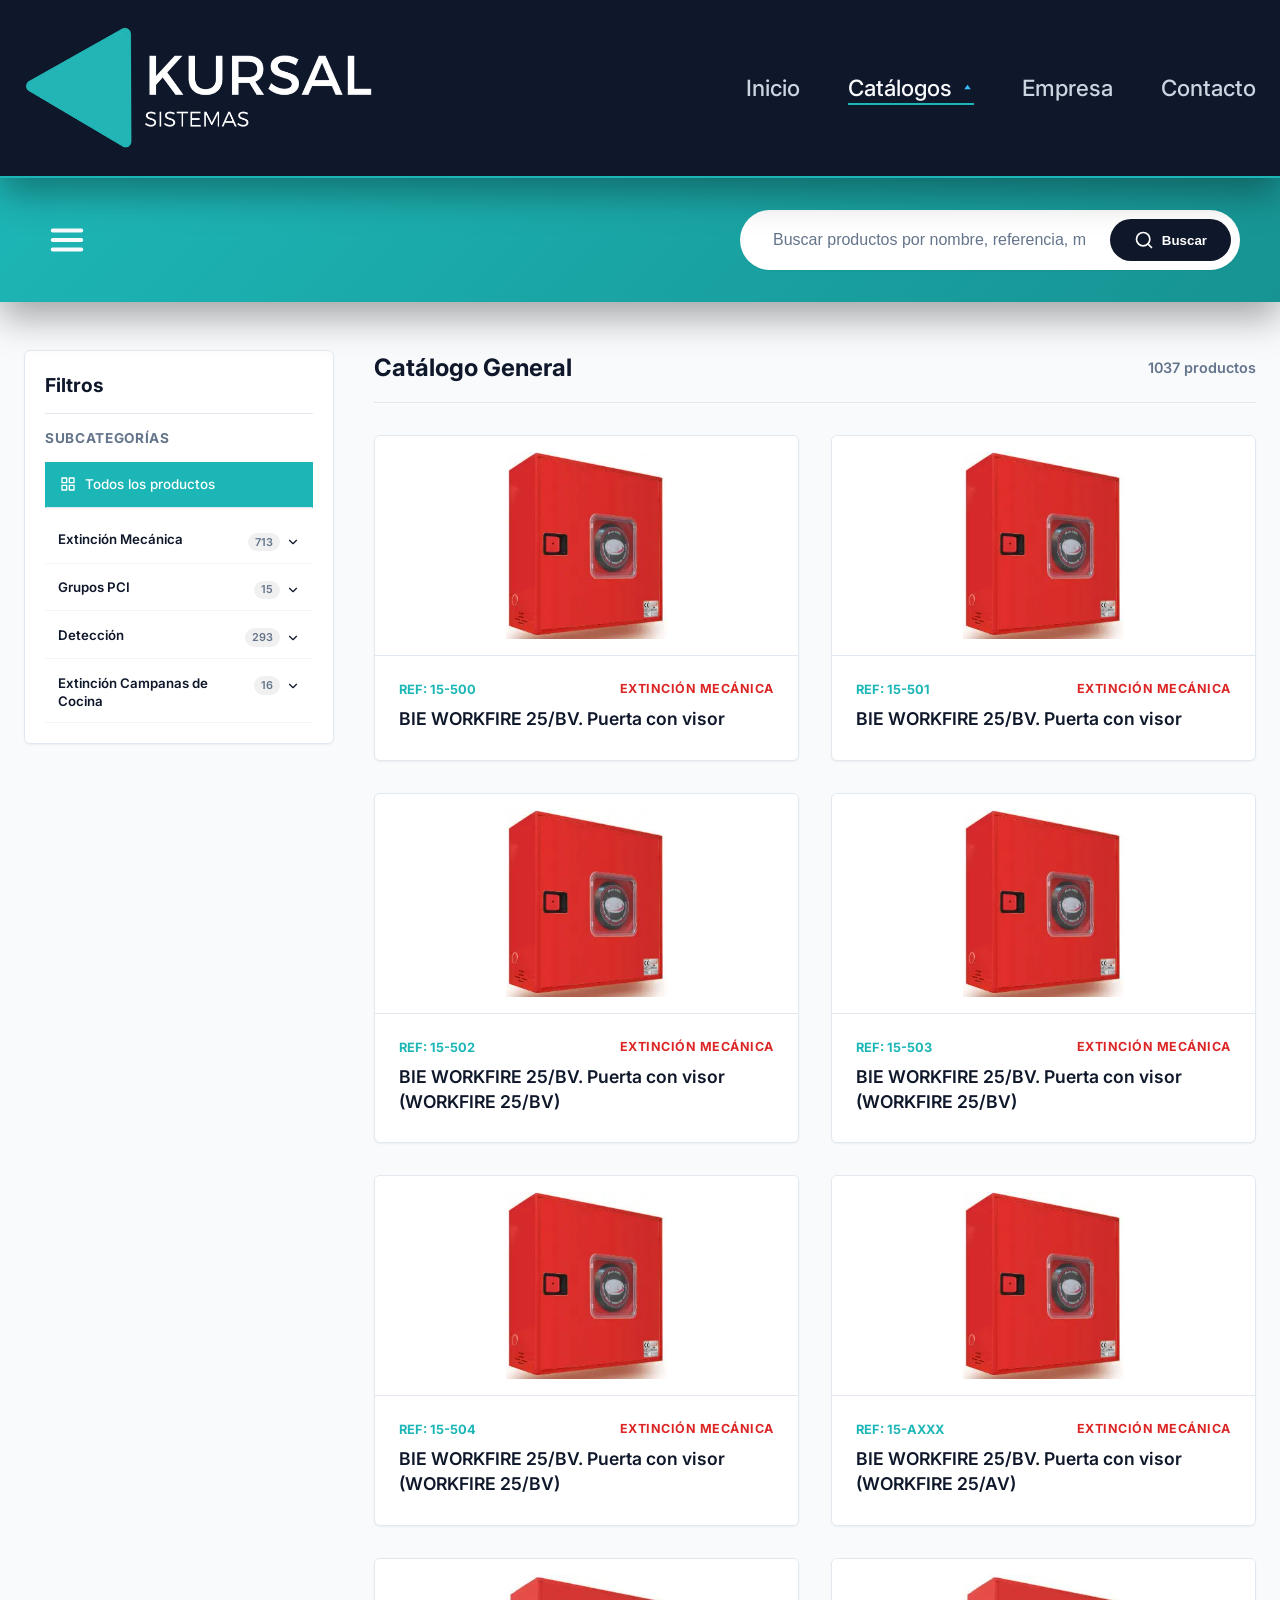
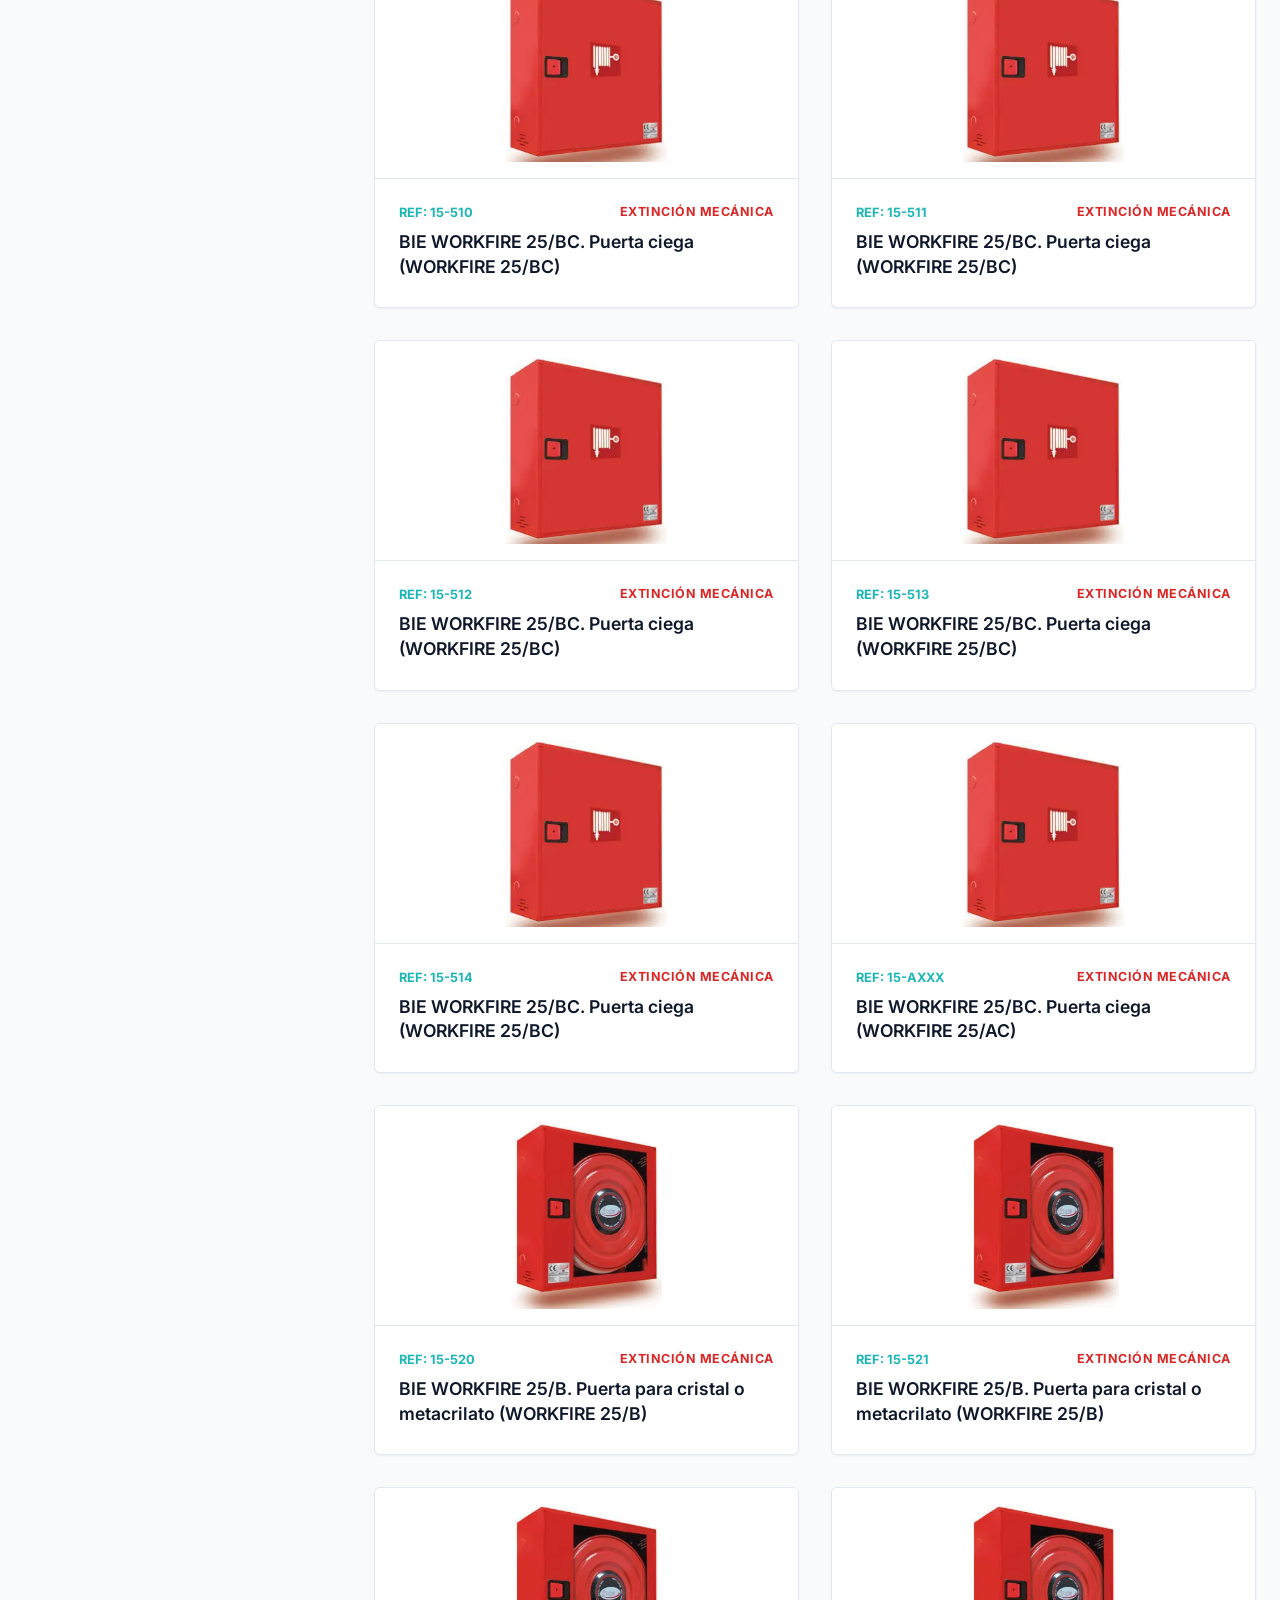
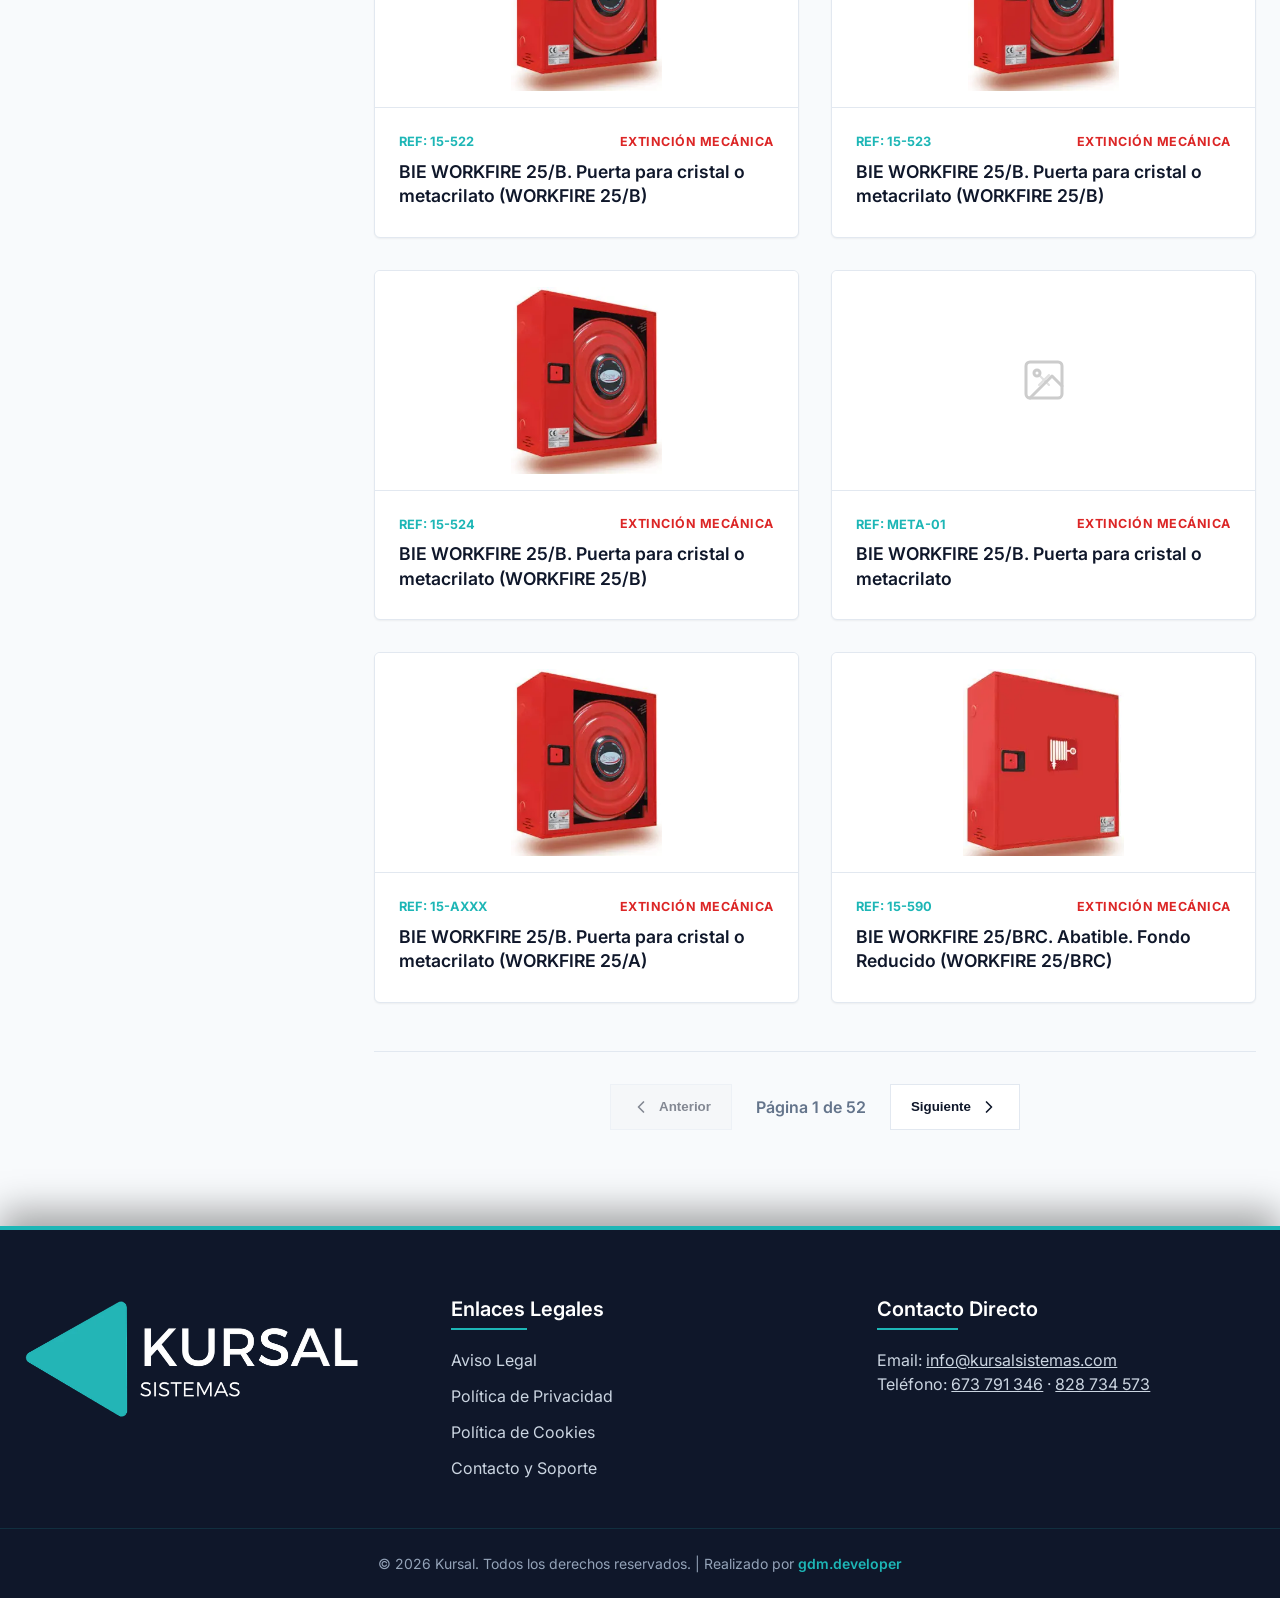
<file: catalogo.html>
<!DOCTYPE html>
<html lang="es">
<head>
    <meta charset="UTF-8">
    <meta name="viewport" content="width=device-width, initial-scale=1.0">
    <title>Catálogo Equipos Contra Incendios | Kursal Sistemas</title>
    <meta name="description" content="Catálogo con más de 1.000 productos contra incendios: BIEs, mangueras, centrales de detección, grupos de presión Ebara. Solicita presupuesto.">
    <!-- Google Fonts for modern typography -->
    <link rel="preconnect" href="https://fonts.googleapis.com">
    <link rel="preconnect" href="https://fonts.gstatic.com" crossorigin>
    <link href="https://fonts.googleapis.com/css2?family=Inter:wght@300;400;500;600;700&display=swap" rel="stylesheet">
    <link rel="stylesheet" href="css/styles.css">
    <!-- Canonical -->
    <link rel="canonical" href="https://kursalsistemas.com/catalogo.html">
    <!-- Favicon -->
    <link rel="icon" type="image/x-icon" href="favicon.ico">
    <link rel="apple-touch-icon" href="assets/images/favicon-192.webp">
    <!-- Open Graph -->
    <meta property="og:type" content="website">
    <meta property="og:title" content="Catálogo de Equipos Contra Incendios — Kursal Sistemas">
    <meta property="og:description" content="Más de 1.000 productos contra incendios: extinción mecánica, detección, grupos PCI y campanas de cocina industrial.">
    <meta property="og:image" content="https://kursalsistemas.com/assets/images/logokursal.webp">
    <meta property="og:url" content="https://kursalsistemas.com/catalogo.html">
    <meta property="og:site_name" content="Kursal Sistemas">
    <meta property="og:locale" content="es_ES">
    <!-- Twitter Card -->
    <meta name="twitter:card" content="summary_large_image">
    <meta name="twitter:title" content="Catálogo de Equipos Contra Incendios — Kursal Sistemas">
    <meta name="twitter:description" content="Más de 1.000 productos contra incendios: extinción mecánica, detección, grupos PCI y campanas de cocina industrial.">
    <meta name="twitter:image" content="https://kursalsistemas.com/assets/images/logokursal.webp">
    <!-- Structured Data -->
    <script type="application/ld+json">
    {
      "@context": "https://schema.org",
      "@graph": [
        {
          "@type": "CollectionPage",
          "name": "Catálogo de Equipos Contra Incendios",
          "description": "Más de 1.000 productos contra incendios organizados en 4 categorías profesionales.",
          "url": "https://kursalsistemas.com/catalogo.html",
          "mainEntity": {
            "@type": "ItemList",
            "numberOfItems": 1037,
            "itemListElement": [
              {"@type": "ListItem", "position": 1, "name": "Extinción Mecánica", "url": "https://kursalsistemas.com/catalogo.html?cat=extincion-mecanica"},
              {"@type": "ListItem", "position": 2, "name": "Grupos de Presión PCI", "url": "https://kursalsistemas.com/catalogo.html?cat=grupos-pci"},
              {"@type": "ListItem", "position": 3, "name": "Detección de Incendios", "url": "https://kursalsistemas.com/catalogo.html?cat=deteccion"},
              {"@type": "ListItem", "position": 4, "name": "Extinción Campanas de Cocina", "url": "https://kursalsistemas.com/catalogo.html?cat=campanas-cocina"}
            ]
          }
        },
        {
          "@type": "BreadcrumbList",
          "itemListElement": [
            {"@type": "ListItem", "position": 1, "name": "Inicio", "item": "https://kursalsistemas.com/"},
            {"@type": "ListItem", "position": 2, "name": "Catálogo", "item": "https://kursalsistemas.com/catalogo.html"}
          ]
        }
      ]
    }
    </script>
</head>
<body>
    
    <!-- Main Header -->
    <header class="main-header">
        <div class="container header-container">
            <div class="logo">
                <a href="index.html"><img src="assets/images/logokursal.webp" alt="Kursal Logo"></a>
            </div>
            <nav class="main-nav">
                <ul>
                    <li><a href="index.html" class="nav-link">Inicio</a></li>
                    <li class="nav-item-dropdown">
                        <button type="button" class="nav-link nav-dropdown-btn active" id="catalogDropdownBtn" aria-expanded="false" aria-haspopup="true">
                            <span>Catálogos</span>
                            <svg class="dropdown-triangle-icon" viewBox="0 0 24 24" width="12" height="12" fill="currentColor">
                                <polygon points="6 9 18 9 12 17"></polygon>
                            </svg>
                        </button>
                    </li>
                    <li><a href="empresa.html" class="nav-link">Empresa</a></li>
                    <li><a href="contacto.html" class="nav-link">Contacto</a></li>
                </ul>
            </nav>
        </div>
        <!-- Submenú Desplegable de Catálogos (Mega Menú) -->
        <div class="header-megamenu" id="headerMegamenu" role="region" aria-label="Catálogos y subcategorías">
            <div class="container megamenu-container">
                <!-- Columna 1: Extinción Mecánica -->
                <div class="megamenu-column">
                    <a href="catalogo.html?cat=extincion-mecanica" class="megamenu-cat-title">
                        <span class="cat-title-text">Extinción Mecánica</span>
                        <span class="megamenu-count">713</span>
                    </a>
                    <ul class="megamenu-sublist">
                        <li><a href="catalogo.html?cat=extincion-mecanica&filtro=BIEs+(Bocas+de+Incendio)">BIEs (Bocas de Incendio)</a></li>
                        <li><a href="catalogo.html?cat=extincion-mecanica&filtro=Armarios+y+Mobiliario">Armarios y Mobiliario</a></li>
                        <li><a href="catalogo.html?cat=extincion-mecanica&filtro=Mangueras+y+Lanzas">Mangueras y Lanzas</a></li>
                        <li><a href="catalogo.html?cat=extincion-mecanica&filtro=Racores+de+Conexi%C3%B3n">Racores de Conexión</a></li>
                        <li><a href="catalogo.html?cat=extincion-mecanica&filtro=Columna+Seca">Columna Seca</a></li>
                        <li><a href="catalogo.html?cat=extincion-mecanica&filtro=Hidrantes+y+Casetas">Hidrantes y Casetas</a></li>
                        <li><a href="catalogo.html?cat=extincion-mecanica&filtro=V%C3%A1lvulas">Válvulas</a></li>
                        <li><a href="catalogo.html?cat=extincion-mecanica&filtro=Accesorios">Accesorios</a></li>
                    </ul>
                </div>

                <!-- Columna 2: Grupos PCI -->
                <div class="megamenu-column">
                    <a href="catalogo.html?cat=grupos-pci" class="megamenu-cat-title">
                        <span class="cat-title-text">Grupos PCI</span>
                        <span class="megamenu-count">15</span>
                    </a>
                    <ul class="megamenu-sublist">
                        <li><a href="catalogo.html?cat=grupos-pci&filtro=L%C3%ADnea+Residencial">Línea Residencial</a></li>
                        <li><a href="catalogo.html?cat=grupos-pci&filtro=L%C3%ADnea+Industrial">Línea Industrial</a></li>
                        <li><a href="catalogo.html?cat=grupos-pci&filtro=Dep%C3%B3sitos+y+Caudal%C3%ADmetros+PCI">Depósitos y Caudalímetros</a></li>
                        <li><a href="https://ebaragci.imventa.com?culture=es" target="_blank" rel="noopener" class="megamenu-special-link">Configurador Ebara ↗</a></li>
                    </ul>
                </div>

                <!-- Columna 3: Detección -->
                <div class="megamenu-column">
                    <a href="catalogo.html?cat=deteccion" class="megamenu-cat-title">
                        <span class="cat-title-text">Detección</span>
                        <span class="megamenu-count">293</span>
                    </a>
                    <ul class="megamenu-sublist">
                        <li><a href="catalogo.html?cat=deteccion&filtro=Detecci%C3%B3n+Convencional">Detección Convencional</a></li>
                        <li><a href="catalogo.html?cat=deteccion&filtro=Detecci%C3%B3n+Jade+Bird">Detección Jade Bird</a></li>
                        <li><a href="catalogo.html?cat=deteccion&filtro=Detecci%C3%B3n+por+Aspiraci%C3%B3n">Detección por Aspiración</a></li>
                        <li><a href="catalogo.html?cat=deteccion&filtro=Serie+Marina">Serie Marina</a></li>
                    </ul>
                </div>

                <!-- Columna 4: Extinción Campanas -->
                <div class="megamenu-column">
                    <a href="catalogo.html?cat=campanas-cocina" class="megamenu-cat-title">
                        <span class="cat-title-text">Extinción Campanas</span>
                        <span class="megamenu-count">16</span>
                    </a>
                    <ul class="megamenu-sublist">
                        <li><a href="catalogo.html?cat=campanas-cocina&filtro=Sistemas+de+extinci%C3%B3n+en+campanas">Sistemas en Campanas</a></li>
                        <li><a href="catalogo.html?cat=campanas-cocina&filtro=Accesorios+inoxpress">Accesorios Inoxpress</a></li>
                        <li><a href="catalogo.html?cat=campanas-cocina&filtro=Tuber%C3%ADa+inoxidable">Tubería Inoxidable</a></li>
                        <li><a href="catalogo.html?cat=campanas-cocina&filtro=Herramientas+y+consumibles">Herramientas y Consumibles</a></li>
                    </ul>
                </div>
            </div>
            <div class="megamenu-footer-bar">
                <div class="container megamenu-footer-inner">
                    <span class="megamenu-footer-text">Catálogo profesional con más de <strong>1.000 productos</strong> especializados</span>
                    <a href="contacto.html" class="megamenu-footer-cta">Solicitar presupuesto o asesoramiento técnico →</a>
                </div>
            </div>
        </div>
    </header>

    <!-- Sub Header with Search -->
    <div class="sub-header">
        <div class="container">
            <div class="search-wrapper">
                <button class="menu-toggle-btn" aria-label="Abrir marcas" id="openDrawerBtn">
                    <svg xmlns="http://www.w3.org/2000/svg" width="28" height="28" viewBox="0 0 24 24" fill="none" stroke="currentColor" stroke-width="2.5" stroke-linecap="round" stroke-linejoin="round"><line x1="3" y1="12" x2="21" y2="12"></line><line x1="3" y1="6" x2="21" y2="6"></line><line x1="3" y1="18" x2="21" y2="18"></line></svg>
                </button>
                <form class="search-form" id="catalog-search-form" action="#" method="GET" onsubmit="return false;">
                    <input type="text" class="search-input" id="catalog-search-input" placeholder="Buscar productos por nombre, referencia, modelo..." aria-label="Buscar" autocomplete="off">
                    <button type="submit" class="search-button">
                        <svg xmlns="http://www.w3.org/2000/svg" width="20" height="20" viewBox="0 0 24 24" fill="none" stroke="currentColor" stroke-width="2" stroke-linecap="round" stroke-linejoin="round" class="feather feather-search"><circle cx="11" cy="11" r="8"></circle><line x1="21" y1="21" x2="16.65" y2="16.65"></line></svg>
                        <span class="search-btn-text">Buscar</span>
                    </button>
                </form>
            </div>
        </div>
    </div>

    <!-- Main Content Body -->
    <main class="main-content catalog-page">
        <div class="container catalog-container">
            <h1 class="sr-only">Catálogo de Equipos y Sistemas Contra Incendios — Kursal Sistemas</h1>
            
            <!-- Sidebar / Filtros -->
            <aside class="catalog-sidebar">
                <div class="sidebar-header">
                    <h2>Filtros</h2>
                </div>
                <div class="sidebar-filters">
                    <h3>Subcategorías</h3>
                    <ul id="subcategory-filter-list">
                        <li>Cargando filtros...</li>
                    </ul>
                </div>
            </aside>

            <!-- Cuadrícula de Productos y Paginación -->
            <div class="catalog-main">
                <div class="catalog-header-bar">
                    <h2 id="catalog-title">Catálogo: Extinción Mecánica</h2>
                    <span id="product-count" class="product-count">0 productos</span>
                </div>
                
                <!-- Banner Ebara (visible en Grupos PCI) -->
                <div id="ebara-banner" class="ebara-banner" style="display: none;">
                    <div class="ebara-banner-content">
                        <div class="ebara-logo-wrapper">
                            <img src="assets/images/logo-ebara.webp" alt="Ebara Logo" class="ebara-logo-img">
                        </div>
                        <div class="ebara-text-wrapper">
                            <h3>Configurador y Selección de Equipos Ebara</h3>
                        </div>
                    </div>
                    <a href="https://ebaragci.imventa.com?culture=es" target="_blank" rel="noopener" class="btn-ebara-budget">
                        <svg xmlns="http://www.w3.org/2000/svg" width="18" height="18" viewBox="0 0 24 24" fill="none" stroke="currentColor" stroke-width="2" stroke-linecap="round" stroke-linejoin="round"><path d="M14 2H6a2 2 0 0 0-2 2v16a2 2 0 0 0 2 2h12a2 2 0 0 0 2-2V8z"></path><polyline points="14 2 14 8 20 8"></polyline><line x1="16" y1="13" x2="8" y2="13"></line><line x1="16" y1="17" x2="8" y2="17"></line><polyline points="10 9 9 9 8 9"></polyline></svg>
                        <span>Presupuesto</span>
                        <svg class="btn-arrow" xmlns="http://www.w3.org/2000/svg" width="16" height="16" viewBox="0 0 24 24" fill="none" stroke="currentColor" stroke-width="2.5" stroke-linecap="round" stroke-linejoin="round"><line x1="7" y1="17" x2="17" y2="7"></line><polyline points="7 7 17 7 17 17"></polyline></svg>
                    </a>
                </div>
                
                <div id="catalog-products-grid" class="catalog-products-grid">
                    <div class="loading-spinner">Cargando productos...</div>
                </div>

                <!-- Controles de Paginación -->
                <div class="pagination-controls" id="pagination-controls">
                    <button id="prev-page" class="btn-page" disabled>
                        <svg xmlns="http://www.w3.org/2000/svg" width="20" height="20" viewBox="0 0 24 24" fill="none" stroke="currentColor" stroke-width="2" stroke-linecap="round" stroke-linejoin="round"><polyline points="15 18 9 12 15 6"></polyline></svg> Anterior
                    </button>
                    <span id="page-info" class="page-info">Página 1 de 1</span>
                    <button id="next-page" class="btn-page" disabled>
                        Siguiente <svg xmlns="http://www.w3.org/2000/svg" width="20" height="20" viewBox="0 0 24 24" fill="none" stroke="currentColor" stroke-width="2" stroke-linecap="round" stroke-linejoin="round"><polyline points="9 18 15 12 9 6"></polyline></svg>
                    </button>
                </div>
            </div>

        </div>
    </main>

    <!-- Footer -->
    <footer class="main-footer">
        <div class="container footer-container">
            <div class="footer-col footer-col-logo">
                <a href="index.html" class="footer-logo-link">
                    <img src="assets/images/logokursal.webp" alt="Kursal Logo" class="footer-logo-img">
                </a>
            </div>
            <div class="footer-col">
                <h3>Enlaces Legales</h3>
                <ul>
                    <li><a href="aviso-legal.html">Aviso Legal</a></li>
                    <li><a href="privacidad.html">Política de Privacidad</a></li>
                    <li><a href="cookies.html">Política de Cookies</a></li>
                    <li><a href="contacto.html">Contacto y Soporte</a></li>
                </ul>
            </div>
            <div class="footer-col">
                <h3>Contacto Directo</h3>
                <p>Email: <a href="mailto:info@kursalsistemas.com" style="color: inherit; text-decoration: underline;">info@kursalsistemas.com</a></p>
                <p>Teléfono: <a href="tel:+34673791346" style="color: inherit; text-decoration: underline;">673 791 346</a> · <a href="tel:+34828734573" style="color: inherit; text-decoration: underline;">828 734 573</a></p>
            </div>
        </div>
        <div class="footer-bottom">
            <p>&copy; 2026 Kursal. Todos los derechos reservados. | Realizado por <a href="https://gdmdeveloper.es" target="_blank" rel="noopener noreferrer" class="credit-link">gdm.developer</a></p>
        </div>
    </footer>

    <!-- Sidebar Drawer (Menú) -->
    <div class="sidebar-drawer" id="brandsDrawer">
        <div class="drawer-overlay"></div>
        <div class="drawer-content">
            <div class="drawer-header">
                <h3>Menú</h3>
                <button class="drawer-close-btn" aria-label="Cerrar menú" id="closeDrawerBtn">
                    <svg xmlns="http://www.w3.org/2000/svg" width="24" height="24" viewBox="0 0 24 24" fill="none" stroke="currentColor" stroke-width="2.5" stroke-linecap="round" stroke-linejoin="round"><line x1="18" y1="6" x2="6" y2="18"></line><line x1="6" y1="6" x2="18" y2="18"></line></svg>
                </button>
            </div>
            <div class="drawer-body">
                <div class="drawer-section-title" style="font-size: 0.8rem; font-weight: 700; text-transform: uppercase; color: var(--text-muted); margin-bottom: 0.75rem; letter-spacing: 0.05em;">Catálogos</div>
                <div class="drawer-links-group" style="margin-bottom: 1.5rem;">
                    <a href="catalogo.html?cat=extincion-mecanica" class="drawer-link-card">
                        <h4>Extinción Mecánica</h4>
                        <svg class="link-arrow" xmlns="http://www.w3.org/2000/svg" width="18" height="18" viewBox="0 0 24 24" fill="none" stroke="currentColor" stroke-width="2" stroke-linecap="round" stroke-linejoin="round"><line x1="5" y1="12" x2="19" y2="12"></line><polyline points="12 5 19 12 12 19"></polyline></svg>
                    </a>
                    <a href="catalogo.html?cat=grupos-pci" class="drawer-link-card">
                        <h4>Grupos PCI</h4>
                        <svg class="link-arrow" xmlns="http://www.w3.org/2000/svg" width="18" height="18" viewBox="0 0 24 24" fill="none" stroke="currentColor" stroke-width="2" stroke-linecap="round" stroke-linejoin="round"><line x1="5" y1="12" x2="19" y2="12"></line><polyline points="12 5 19 12 12 19"></polyline></svg>
                    </a>
                    <a href="catalogo.html?cat=deteccion" class="drawer-link-card">
                        <h4>Detección</h4>
                        <svg class="link-arrow" xmlns="http://www.w3.org/2000/svg" width="18" height="18" viewBox="0 0 24 24" fill="none" stroke="currentColor" stroke-width="2" stroke-linecap="round" stroke-linejoin="round"><line x1="5" y1="12" x2="19" y2="12"></line><polyline points="12 5 19 12 12 19"></polyline></svg>
                    </a>
                    <a href="catalogo.html?cat=campanas-cocina" class="drawer-link-card">
                        <h4>Extinción Campanas</h4>
                        <svg class="link-arrow" xmlns="http://www.w3.org/2000/svg" width="18" height="18" viewBox="0 0 24 24" fill="none" stroke="currentColor" stroke-width="2" stroke-linecap="round" stroke-linejoin="round"><line x1="5" y1="12" x2="19" y2="12"></line><polyline points="12 5 19 12 12 19"></polyline></svg>
                    </a>
                </div>

                <div class="drawer-section-title" style="font-size: 0.8rem; font-weight: 700; text-transform: uppercase; color: var(--text-muted); margin-bottom: 0.75rem; letter-spacing: 0.05em;">Marcas</div>
                <div class="drawer-links-group">
                    <a href="https://ehox.es/" target="_blank" rel="noopener" class="drawer-link-card">
                        <h4>Ehox</h4>
                        <svg class="link-arrow" xmlns="http://www.w3.org/2000/svg" width="18" height="18" viewBox="0 0 24 24" fill="none" stroke="currentColor" stroke-width="2" stroke-linecap="round" stroke-linejoin="round"><line x1="5" y1="12" x2="19" y2="12"></line><polyline points="12 5 19 12 12 19"></polyline></svg>
                    </a>
                    
                    <a href="https://www.exofiretech.es/" target="_blank" rel="noopener" class="drawer-link-card">
                        <h4>Exo</h4>
                        <svg class="link-arrow" xmlns="http://www.w3.org/2000/svg" width="18" height="18" viewBox="0 0 24 24" fill="none" stroke="currentColor" stroke-width="2" stroke-linecap="round" stroke-linejoin="round"><line x1="5" y1="12" x2="19" y2="12"></line><polyline points="12 5 19 12 12 19"></polyline></svg>
                    </a>
                </div>
            </div>
        </div>
    </div>

    <!-- Product Details Modal -->
    <div id="product-modal" class="product-modal">
        <div class="product-modal-content">
            <span class="product-modal-close" id="product-modal-close">&times;</span>
            <div class="product-modal-grid">
                <div class="product-modal-image-col">
                    <div id="product-modal-image-container"></div>
                </div>
                <div class="product-modal-info-col">
                    <span class="product-modal-ref" id="product-modal-ref"></span>
                    <h3 class="product-modal-title" id="product-modal-title"></h3>
                    
                    <div class="product-modal-divider" id="product-modal-divider" style="display: none;"></div>
                    
                    <div class="product-modal-desc-scroll">
                        <ul class="product-modal-features" id="product-modal-features"></ul>
                    </div>

                    <div id="product-modal-action-container" style="margin-top: 1.5rem; display: none;">
                        <a href="https://ebaragci.imventa.com?culture=es" target="_blank" rel="noopener" class="btn-ebara-budget" style="width: 100%; justify-content: center;">
                            <svg xmlns="http://www.w3.org/2000/svg" width="18" height="18" viewBox="0 0 24 24" fill="none" stroke="currentColor" stroke-width="2" stroke-linecap="round" stroke-linejoin="round"><path d="M14 2H6a2 2 0 0 0-2 2v16a2 2 0 0 0 2 2h12a2 2 0 0 0 2-2V8z"></path><polyline points="14 2 14 8 20 8"></polyline><line x1="16" y1="13" x2="8" y2="13"></line><line x1="16" y1="17" x2="8" y2="17"></line><polyline points="10 9 9 9 8 9"></polyline></svg>
                            <span>Solicitar Presupuesto Ebara</span>
                            <svg class="btn-arrow" xmlns="http://www.w3.org/2000/svg" width="16" height="16" viewBox="0 0 24 24" fill="none" stroke="currentColor" stroke-width="2.5" stroke-linecap="round" stroke-linejoin="round"><line x1="7" y1="17" x2="17" y2="7"></line><polyline points="7 7 17 7 17 17"></polyline></svg>
                        </a>
                    </div>
                </div>
            </div>
        </div>
    </div>

    <script src="js/script.js" defer></script>
    <script src="js/productos_data.js" defer></script>
    <script src="js/catalogo.js" defer></script>
</body>
</html>
</file>
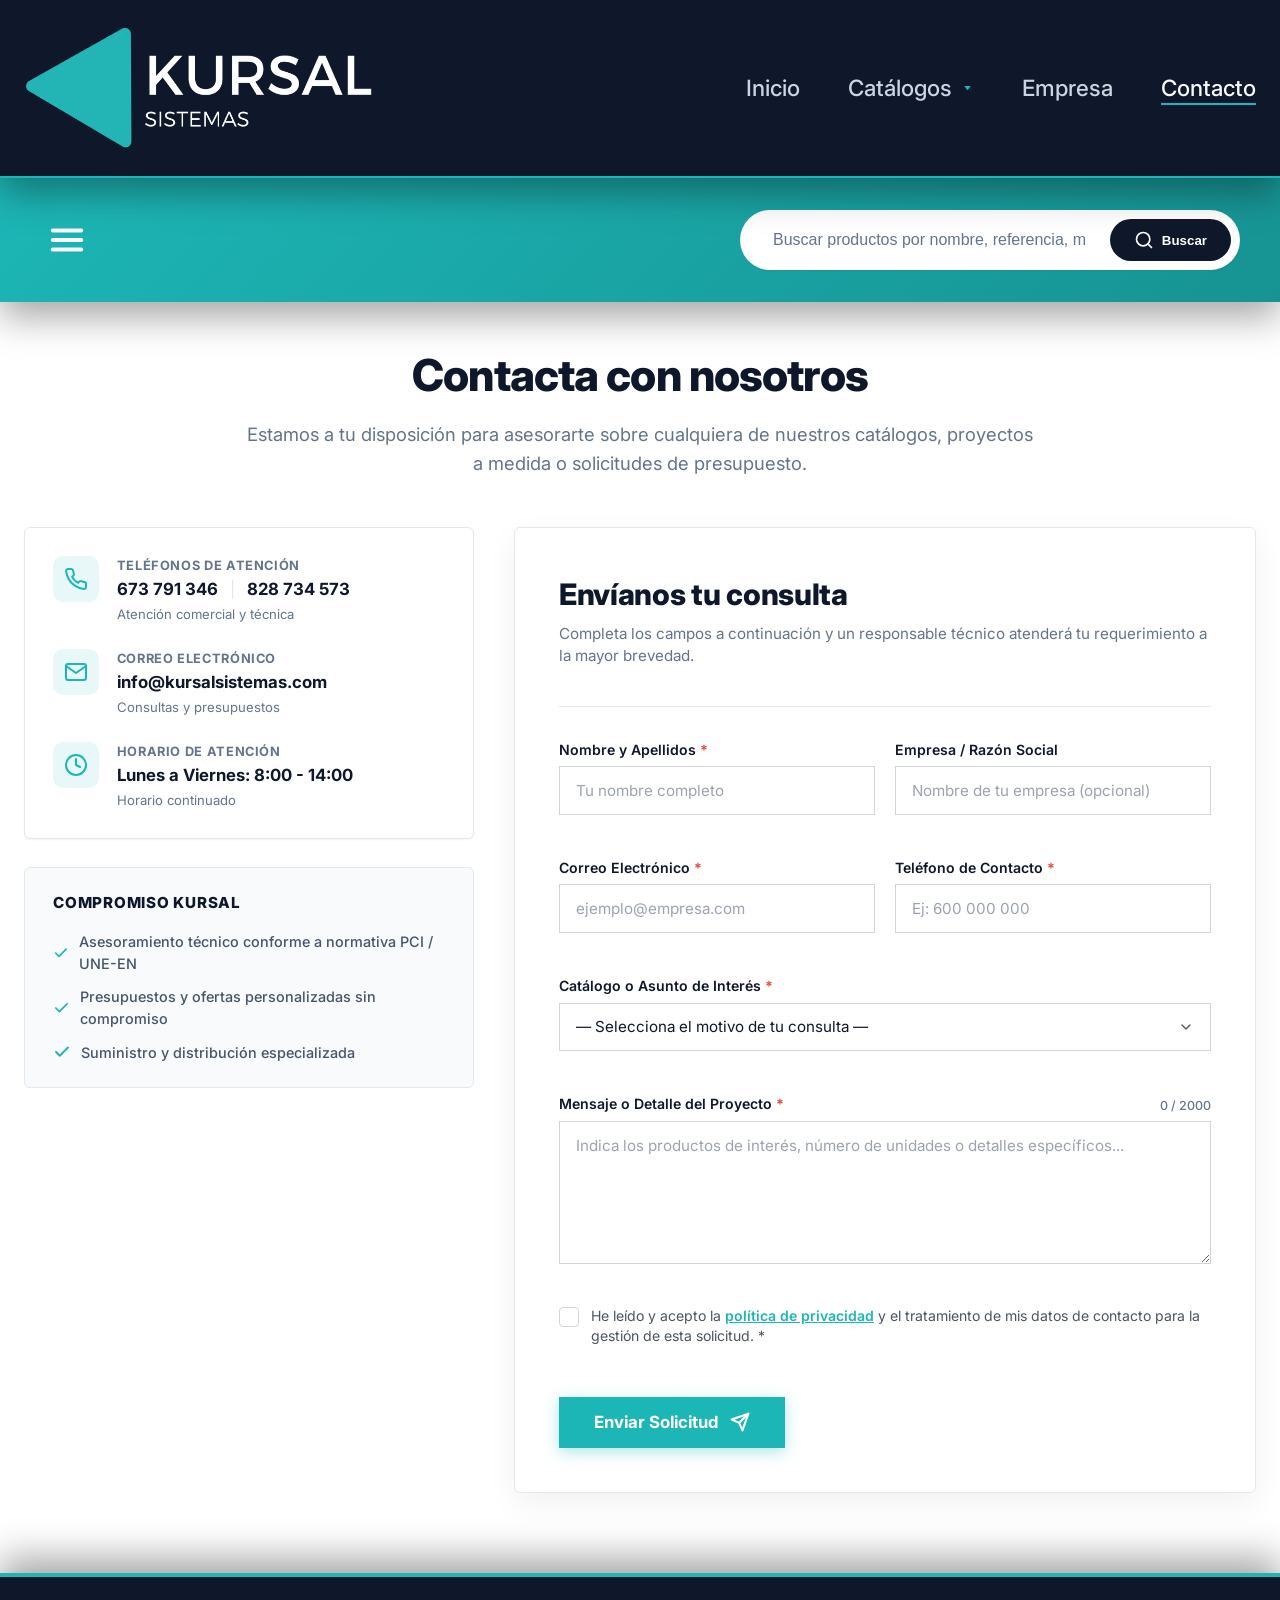
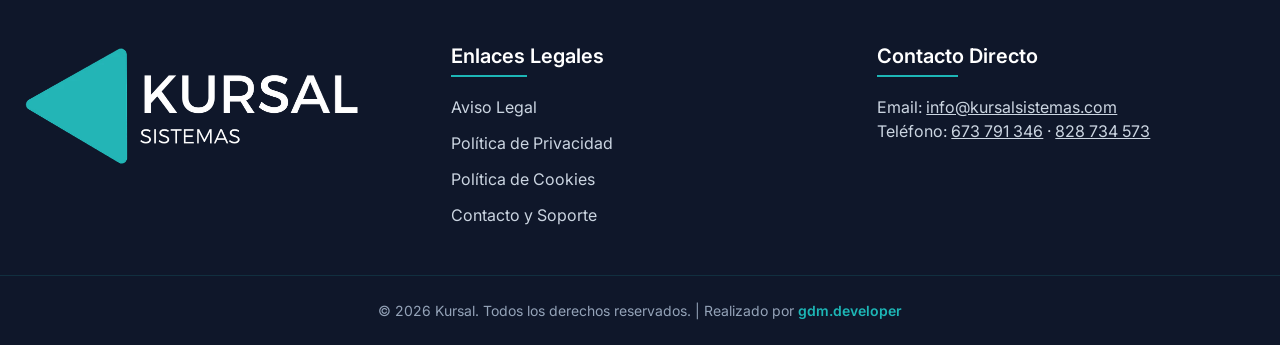
<file: contacto.html>
<!DOCTYPE html>
<html lang="es">
<head>
    <meta charset="UTF-8">
    <meta name="viewport" content="width=device-width, initial-scale=1.0">
    <title>Contacto y Presupuestos | Kursal Sistemas</title>
    <meta name="description" content="Contacta con Kursal Sistemas para asesoramiento técnico, presupuestos de sistemas contra incendios, grupos PCI y detección.">
    <!-- Google Fonts for modern typography -->
    <link rel="preconnect" href="https://fonts.googleapis.com">
    <link rel="preconnect" href="https://fonts.gstatic.com" crossorigin>
    <link href="https://fonts.googleapis.com/css2?family=Inter:wght@300;400;500;600;700&family=Montserrat:wght@400;500;600;700;800;900&family=Plus+Jakarta+Sans:wght@500;600;700;800&display=swap" rel="stylesheet">
    <link rel="stylesheet" href="css/styles.css">
    <!-- Canonical -->
    <link rel="canonical" href="https://kursalsistemas.com/contacto.html">
    <!-- Favicon -->
    <link rel="icon" type="image/x-icon" href="favicon.ico">
    <link rel="apple-touch-icon" href="assets/images/favicon-192.webp">
    <!-- Open Graph -->
    <meta property="og:type" content="website">
    <meta property="og:title" content="Contacto y Presupuestos — Kursal Sistemas">
    <meta property="og:description" content="Solicita presupuesto de sistemas contra incendios sin compromiso. Teléfonos: 673 791 346 / 828 734 573. Horario: L-V 8:00 a 14:00.">
    <meta property="og:image" content="https://kursalsistemas.com/assets/images/logokursal.webp">
    <meta property="og:url" content="https://kursalsistemas.com/contacto.html">
    <meta property="og:site_name" content="Kursal Sistemas">
    <meta property="og:locale" content="es_ES">
    <!-- Twitter Card -->
    <meta name="twitter:card" content="summary_large_image">
    <meta name="twitter:title" content="Contacto y Presupuestos — Kursal Sistemas">
    <meta name="twitter:description" content="Solicita presupuesto de sistemas contra incendios sin compromiso. Teléfonos: 673 791 346 / 828 734 573.">
    <meta name="twitter:image" content="https://kursalsistemas.com/assets/images/logokursal.webp">
    <!-- Structured Data -->
    <script type="application/ld+json">
    {
      "@context": "https://schema.org",
      "@graph": [
        {
          "@type": "LocalBusiness",
          "@id": "https://kursalsistemas.com/#business",
          "name": "Kursal Sistemas",
          "description": "Empresa especializada en suministros contra incendios, sistemas de detección, extinción mecánica, grupos PCI, CCTV y control de accesos.",
          "url": "https://kursalsistemas.com/",
          "telephone": ["+34673791346", "+34828734573"],
          "email": "info@kursalsistemas.com",
          "address": {
            "@type": "PostalAddress",
            "streetAddress": "C. Batalla de Brunete, 100",
            "addressLocality": "Las Palmas de Gran Canaria",
            "postalCode": "35013",
            "addressRegion": "Las Palmas",
            "addressCountry": "ES"
          },
          "hasMap": "https://www.google.com/maps/place/C.+Batalla+de+Brunete,+100,+35013+Las+Palmas+de+Gran+Canaria,+Las+Palmas/",
          "image": "https://kursalsistemas.com/assets/images/logokursal.webp",
          "logo": "https://kursalsistemas.com/assets/images/logokursal.webp",
          "openingHoursSpecification": {
            "@type": "OpeningHoursSpecification",
            "dayOfWeek": ["Monday","Tuesday","Wednesday","Thursday","Friday"],
            "opens": "08:00",
            "closes": "14:00"
          }
        },
        {
          "@type": "ContactPage",
          "name": "Contacto — Kursal Sistemas",
          "url": "https://kursalsistemas.com/contacto.html",
          "mainEntity": {"@id": "https://kursalsistemas.com/#business"}
        },
        {
          "@type": "BreadcrumbList",
          "itemListElement": [
            {"@type": "ListItem", "position": 1, "name": "Inicio", "item": "https://kursalsistemas.com/"},
            {"@type": "ListItem", "position": 2, "name": "Contacto", "item": "https://kursalsistemas.com/contacto.html"}
          ]
        }
      ]
    }
    </script>
</head>
<body>
    
    <!-- Main Header -->
    <header class="main-header">
        <div class="container header-container">
            <div class="logo">
                <a href="index.html"><img src="assets/images/logokursal.webp" alt="Kursal Logo"></a>
            </div>
            <nav class="main-nav">
                <ul>
                    <li><a href="index.html" class="nav-link">Inicio</a></li>
                    <li class="nav-item-dropdown">
                        <button type="button" class="nav-link nav-dropdown-btn" id="catalogDropdownBtn" aria-expanded="false" aria-haspopup="true">
                            <span>Catálogos</span>
                            <svg class="dropdown-triangle-icon" viewBox="0 0 24 24" width="12" height="12" fill="currentColor">
                                <polygon points="6 9 18 9 12 17"></polygon>
                            </svg>
                        </button>
                    </li>
                    <li><a href="empresa.html" class="nav-link">Empresa</a></li>
                    <li><a href="contacto.html" class="nav-link active">Contacto</a></li>
                </ul>
            </nav>
        </div>
        <!-- Submenú Desplegable de Catálogos (Mega Menú) -->
        <div class="header-megamenu" id="headerMegamenu" role="region" aria-label="Catálogos y subcategorías">
            <div class="container megamenu-container">
                <!-- Columna 1: Extinción Mecánica -->
                <div class="megamenu-column">
                    <a href="catalogo.html?cat=extincion-mecanica" class="megamenu-cat-title">
                        <span class="cat-title-text">Extinción Mecánica</span>
                        <span class="megamenu-count">713</span>
                    </a>
                    <ul class="megamenu-sublist">
                        <li><a href="catalogo.html?cat=extincion-mecanica&filtro=BIEs+(Bocas+de+Incendio)">BIEs (Bocas de Incendio)</a></li>
                        <li><a href="catalogo.html?cat=extincion-mecanica&filtro=Armarios+y+Mobiliario">Armarios y Mobiliario</a></li>
                        <li><a href="catalogo.html?cat=extincion-mecanica&filtro=Mangueras+y+Lanzas">Mangueras y Lanzas</a></li>
                        <li><a href="catalogo.html?cat=extincion-mecanica&filtro=Racores+de+Conexi%C3%B3n">Racores de Conexión</a></li>
                        <li><a href="catalogo.html?cat=extincion-mecanica&filtro=Columna+Seca">Columna Seca</a></li>
                        <li><a href="catalogo.html?cat=extincion-mecanica&filtro=Hidrantes+y+Casetas">Hidrantes y Casetas</a></li>
                        <li><a href="catalogo.html?cat=extincion-mecanica&filtro=V%C3%A1lvulas">Válvulas</a></li>
                        <li><a href="catalogo.html?cat=extincion-mecanica&filtro=Accesorios">Accesorios</a></li>
                    </ul>
                </div>

                <!-- Columna 2: Grupos PCI -->
                <div class="megamenu-column">
                    <a href="catalogo.html?cat=grupos-pci" class="megamenu-cat-title">
                        <span class="cat-title-text">Grupos PCI</span>
                        <span class="megamenu-count">15</span>
                    </a>
                    <ul class="megamenu-sublist">
                        <li><a href="catalogo.html?cat=grupos-pci&filtro=L%C3%ADnea+Residencial">Línea Residencial</a></li>
                        <li><a href="catalogo.html?cat=grupos-pci&filtro=L%C3%ADnea+Industrial">Línea Industrial</a></li>
                        <li><a href="catalogo.html?cat=grupos-pci&filtro=Dep%C3%B3sitos+y+Caudal%C3%ADmetros+PCI">Depósitos y Caudalímetros</a></li>
                        <li><a href="https://ebaragci.imventa.com?culture=es" target="_blank" rel="noopener" class="megamenu-special-link">Configurador Ebara ↗</a></li>
                    </ul>
                </div>

                <!-- Columna 3: Detección -->
                <div class="megamenu-column">
                    <a href="catalogo.html?cat=deteccion" class="megamenu-cat-title">
                        <span class="cat-title-text">Detección</span>
                        <span class="megamenu-count">293</span>
                    </a>
                    <ul class="megamenu-sublist">
                        <li><a href="catalogo.html?cat=deteccion&filtro=Detecci%C3%B3n+Convencional">Detección Convencional</a></li>
                        <li><a href="catalogo.html?cat=deteccion&filtro=Detecci%C3%B3n+Jade+Bird">Detección Jade Bird</a></li>
                        <li><a href="catalogo.html?cat=deteccion&filtro=Detecci%C3%B3n+por+Aspiraci%C3%B3n">Detección por Aspiración</a></li>
                        <li><a href="catalogo.html?cat=deteccion&filtro=Serie+Marina">Serie Marina</a></li>
                    </ul>
                </div>

                <!-- Columna 4: Extinción Campanas -->
                <div class="megamenu-column">
                    <a href="catalogo.html?cat=campanas-cocina" class="megamenu-cat-title">
                        <span class="cat-title-text">Extinción Campanas</span>
                        <span class="megamenu-count">16</span>
                    </a>
                    <ul class="megamenu-sublist">
                        <li><a href="catalogo.html?cat=campanas-cocina&filtro=Sistemas+de+extinci%C3%B3n+en+campanas">Sistemas en Campanas</a></li>
                        <li><a href="catalogo.html?cat=campanas-cocina&filtro=Accesorios+inoxpress">Accesorios Inoxpress</a></li>
                        <li><a href="catalogo.html?cat=campanas-cocina&filtro=Tuber%C3%ADa+inoxidable">Tubería Inoxidable</a></li>
                        <li><a href="catalogo.html?cat=campanas-cocina&filtro=Herramientas+y+consumibles">Herramientas y Consumibles</a></li>
                    </ul>
                </div>
            </div>
            <div class="megamenu-footer-bar">
                <div class="container megamenu-footer-inner">
                    <span class="megamenu-footer-text">Catálogo profesional con más de <strong>1.000 productos</strong> especializados</span>
                    <a href="contacto.html" class="megamenu-footer-cta">Solicitar presupuesto o asesoramiento técnico →</a>
                </div>
            </div>
        </div>
    </header>

    <!-- Sub Header with Search -->
    <div class="sub-header">
        <div class="container">
            <div class="search-wrapper">
                <button class="menu-toggle-btn" aria-label="Abrir marcas" id="openDrawerBtn">
                    <svg xmlns="http://www.w3.org/2000/svg" width="28" height="28" viewBox="0 0 24 24" fill="none" stroke="currentColor" stroke-width="2.5" stroke-linecap="round" stroke-linejoin="round"><line x1="3" y1="12" x2="21" y2="12"></line><line x1="3" y1="6" x2="21" y2="6"></line><line x1="3" y1="18" x2="21" y2="18"></line></svg>
                </button>
                <form class="search-form" id="contact-search-form" action="catalogo.html" method="GET">
                    <input type="text" name="q" class="search-input" placeholder="Buscar productos por nombre, referencia, modelo..." aria-label="Buscar">
                    <button type="submit" class="search-button">
                        <svg xmlns="http://www.w3.org/2000/svg" width="20" height="20" viewBox="0 0 24 24" fill="none" stroke="currentColor" stroke-width="2" stroke-linecap="round" stroke-linejoin="round"><circle cx="11" cy="11" r="8"></circle><line x1="21" y1="21" x2="16.65" y2="16.65"></line></svg>
                        <span class="search-btn-text">Buscar</span>
                    </button>
                </form>
            </div>
        </div>
    </div>

    <!-- Main Content -->
    <main class="main-content contact-page-main">
        <div class="container">
            
            <!-- Hero / Heading -->
            <section class="contact-hero">
                <h1>Contacta con nosotros</h1>
                <p>Estamos a tu disposición para asesorarte sobre cualquiera de nuestros catálogos, proyectos a medida o solicitudes de presupuesto.</p>
            </section>

            <!-- 2-Column Contact Grid Layout -->
            <div class="contact-layout-grid">
                
                <!-- Columna Izquierda: Información de Contacto -->
                <div class="contact-info-panel">
                    <div class="info-items-list">
                        <!-- Teléfono -->
                        <div class="info-item">
                            <div class="info-icon">
                                <svg xmlns="http://www.w3.org/2000/svg" width="24" height="24" viewBox="0 0 24 24" fill="none" stroke="currentColor" stroke-width="2" stroke-linecap="round" stroke-linejoin="round"><path d="M22 16.92v3a2 2 0 0 1-2.18 2 19.79 19.79 0 0 1-8.63-3.07 19.5 19.5 0 0 1-6-6 19.79 19.79 0 0 1-3.07-8.67A2 2 0 0 1 4.11 2h3a2 2 0 0 1 2 1.72 12.84 12.84 0 0 0 .7 2.81 2 2 0 0 1-.45 2.11L8.09 9.91a16 16 0 0 0 6 6l1.27-1.27a2 2 0 0 1 2.11-.45 12.84 12.84 0 0 0 2.81.7A2 2 0 0 1 22 16.92z"></path></svg>
                            </div>
                            <div class="info-text">
                                <span class="info-label">Teléfonos de Atención</span>
                                <div style="display: flex; gap: 0.75rem; flex-wrap: wrap;">
                                    <a href="tel:+34673791346" class="info-val info-link">673 791 346</a>
                                    <span style="color: var(--border-color);">|</span>
                                    <a href="tel:+34828734573" class="info-val info-link">828 734 573</a>
                                </div>
                                <span class="info-sub">Atención comercial y técnica</span>
                            </div>
                        </div>

                        <!-- Email -->
                        <div class="info-item">
                            <div class="info-icon">
                                <svg xmlns="http://www.w3.org/2000/svg" width="24" height="24" viewBox="0 0 24 24" fill="none" stroke="currentColor" stroke-width="2" stroke-linecap="round" stroke-linejoin="round"><path d="M4 4h16c1.1 0 2 .9 2 2v12c0 1.1-.9 2-2 2H4c-1.1 0-2-.9-2-2V6c0-1.1.9-2 2-2z"></path><polyline points="22,6 12,13 2,6"></polyline></svg>
                            </div>
                            <div class="info-text">
                                <span class="info-label">Correo Electrónico</span>
                                <a href="mailto:info@kursalsistemas.com" class="info-val info-link">info@kursalsistemas.com</a>
                                <span class="info-sub">Consultas y presupuestos</span>
                            </div>
                        </div>

                        <!-- Horario -->
                        <div class="info-item">
                            <div class="info-icon">
                                <svg xmlns="http://www.w3.org/2000/svg" width="24" height="24" viewBox="0 0 24 24" fill="none" stroke="currentColor" stroke-width="2" stroke-linecap="round" stroke-linejoin="round"><circle cx="12" cy="12" r="10"></circle><polyline points="12 6 12 12 16 14"></polyline></svg>
                            </div>
                            <div class="info-text">
                                <span class="info-label">Horario de Atención</span>
                                <span class="info-val">Lunes a Viernes: 8:00 - 14:00</span>
                                <span class="info-sub">Horario continuado</span>
                            </div>
                        </div>
                    </div>

                    <!-- Ventajas / Garantías -->
                    <div class="info-advantages">
                        <h4>Compromiso Kursal</h4>
                        <ul>
                            <li>
                                <svg xmlns="http://www.w3.org/2000/svg" width="18" height="18" viewBox="0 0 24 24" fill="none" stroke="var(--primary-color)" stroke-width="2.5" stroke-linecap="round" stroke-linejoin="round"><polyline points="20 6 9 17 4 12"></polyline></svg>
                                <span>Asesoramiento técnico conforme a normativa PCI / UNE-EN</span>
                            </li>
                            <li>
                                <svg xmlns="http://www.w3.org/2000/svg" width="18" height="18" viewBox="0 0 24 24" fill="none" stroke="var(--primary-color)" stroke-width="2.5" stroke-linecap="round" stroke-linejoin="round"><polyline points="20 6 9 17 4 12"></polyline></svg>
                                <span>Presupuestos y ofertas personalizadas sin compromiso</span>
                            </li>
                            <li>
                                <svg xmlns="http://www.w3.org/2000/svg" width="18" height="18" viewBox="0 0 24 24" fill="none" stroke="var(--primary-color)" stroke-width="2.5" stroke-linecap="round" stroke-linejoin="round"><polyline points="20 6 9 17 4 12"></polyline></svg>
                                <span>Suministro y distribución especializada</span>
                            </li>
                        </ul>
                    </div>

                </div>

                <!-- Columna Derecha: Formulario Profesional en Grande -->
                <div class="contact-form-panel">
                    
                    <div class="form-card">
                        
                        <div class="form-header">
                            <h2>Envíanos tu consulta</h2>
                            <p>Completa los campos a continuación y un responsable técnico atenderá tu requerimiento a la mayor brevedad.</p>
                        </div>

                        <!-- Formulario -->
                        <form id="kursal-contact-form" class="kursal-contact-form" novalidate>
                            
                            <!-- Campo Honeypot Oculto (Trampa para bots) -->
                            <div class="hp-trap-container" aria-hidden="true" style="display:none !important; position:absolute; left:-9999px;">
                                <label for="b_field_kursal">No rellenes este campo</label>
                                <input type="text" id="b_field_kursal" name="b_field_kursal" tabindex="-1" autocomplete="off">
                            </div>

                            <!-- Fila 1: Nombre y Empresa -->
                            <div class="form-row form-row-2">
                                <div class="form-group">
                                    <label for="contact-name">Nombre y Apellidos <span class="required">*</span></label>
                                    <input type="text" id="contact-name" name="nombre" class="form-input" placeholder="Tu nombre completo" required maxlength="100">
                                    <span class="field-error" id="error-name"></span>
                                </div>
                                <div class="form-group">
                                    <label for="contact-company">Empresa / Razón Social</label>
                                    <input type="text" id="contact-company" name="empresa" class="form-input" placeholder="Nombre de tu empresa (opcional)" maxlength="100">
                                </div>
                            </div>

                            <!-- Fila 2: Email y Teléfono -->
                            <div class="form-row form-row-2">
                                <div class="form-group">
                                    <label for="contact-email">Correo Electrónico <span class="required">*</span></label>
                                    <input type="email" id="contact-email" name="email" class="form-input" placeholder="ejemplo@empresa.com" required maxlength="120">
                                    <span class="field-error" id="error-email"></span>
                                </div>
                                <div class="form-group">
                                    <label for="contact-phone">Teléfono de Contacto <span class="required">*</span></label>
                                    <input type="tel" id="contact-phone" name="telefono" class="form-input" placeholder="Ej: 600 000 000" required maxlength="25">
                                    <span class="field-error" id="error-phone"></span>
                                </div>
                            </div>

                            <!-- Fila 3: Asunto / Catálogo -->
                            <div class="form-row">
                                <div class="form-group">
                                    <label for="contact-subject">Catálogo o Asunto de Interés <span class="required">*</span></label>
                                    <select id="contact-subject" name="asunto" class="form-input form-select" required>
                                        <option value="" disabled selected>— Selecciona el motivo de tu consulta —</option>
                                        <option value="Extinción Mecánica">Extinción Mecánica (BIEs, Armarios, Mangueras, Racores...)</option>
                                        <option value="Grupos PCI">Grupos PCI (Grupos de Bombeo y Presión Ebara)</option>
                                        <option value="Detección de Incendios">Detección de Incendios (Convencional, Analógica, Aspiración)</option>
                                        <option value="Extinción Campanas de Cocina">Extinción Campanas de Cocina (KIZENITH FIRETUBE)</option>
                                        <option value="Solicitud de Presupuesto">Solicitud de Presupuesto Técnico</option>
                                        <option value="Asistencia Técnica">Asistencia Técnica / Soporte</option>
                                        <option value="Información General">Otra consulta general</option>
                                    </select>
                                    <span class="field-error" id="error-subject"></span>
                                </div>
                            </div>

                            <!-- Fila 4: Mensaje -->
                            <div class="form-row">
                                <div class="form-group">
                                    <div class="label-with-counter">
                                        <label for="contact-message">Mensaje o Detalle del Proyecto <span class="required">*</span></label>
                                        <span class="char-counter" id="char-counter">0 / 2000</span>
                                    </div>
                                    <textarea id="contact-message" name="mensaje" class="form-input form-textarea" rows="5" placeholder="Indica los productos de interés, número de unidades o detalles específicos..." required minlength="15" maxlength="2000"></textarea>
                                    <span class="field-error" id="error-message"></span>
                                </div>
                            </div>

                            <!-- RGPD Checkbox -->
                            <div class="form-row">
                                <div class="checkbox-group">
                                    <label class="custom-checkbox-container">
                                        <input type="checkbox" id="contact-rgpd" name="rgpd" required>
                                        <span class="custom-checkmark"></span>
                                        <span class="checkbox-label-text">
                                            He leído y acepto la <a href="privacidad.html" target="_blank" class="inline-link">política de privacidad</a> y el tratamiento de mis datos de contacto para la gestión de esta solicitud. <span class="required">*</span>
                                        </span>
                                    </label>
                                    <span class="field-error" id="error-rgpd"></span>
                                </div>
                            </div>

                            <!-- Rate Limit & Status Message Box -->
                            <div id="form-status-alert" class="form-status-alert" style="display: none;"></div>

                            <!-- Botón de Envío -->
                            <div class="form-actions">
                                <button type="submit" id="btn-submit-contact" class="btn-submit-contact">
                                    <span class="btn-text">Enviar Solicitud</span>
                                    <svg class="btn-icon" xmlns="http://www.w3.org/2000/svg" width="20" height="20" viewBox="0 0 24 24" fill="none" stroke="currentColor" stroke-width="2.5" stroke-linecap="round" stroke-linejoin="round"><line x1="22" y1="2" x2="11" y2="13"></line><polygon points="22 2 15 22 11 13 2 9 22 2"></polygon></svg>
                                    <span class="btn-spinner" style="display: none;"></span>
                                </button>
                            </div>

                        </form>

                        <!-- Panel de Éxito al Enviar -->
                        <div id="form-success-card" class="form-success-card" style="display: none;">
                            <div class="success-icon-wrap">
                                <svg xmlns="http://www.w3.org/2000/svg" width="48" height="48" viewBox="0 0 24 24" fill="none" stroke="#1db6b6" stroke-width="2.5" stroke-linecap="round" stroke-linejoin="round"><path d="M22 11.08V12a10 10 0 1 1-5.93-9.14"></path><polyline points="22 4 12 14.01 9 11.01"></polyline></svg>
                            </div>
                            <h3>¡Solicitud Enviada con Éxito!</h3>
                            <p>Hemos recibido tu consulta correctamente. Un asesor técnico se pondrá en contacto contigo a la mayor brevedad posible.</p>
                            <div class="success-meta-box">
                                <div class="meta-row">
                                    <span>Código de Referencia:</span>
                                    <strong id="success-ref-code">KS-202609-XXXX</strong>
                                </div>
                            </div>
                            <button type="button" id="btn-reset-form" class="btn-secondary">Enviar otra consulta</button>
                        </div>

                    </div>

                </div>

            </div>

        </div>
    </main>

    <!-- Footer -->
    <footer class="main-footer">
        <div class="container footer-container">
            <div class="footer-col footer-col-logo">
                <a href="index.html" class="footer-logo-link">
                    <img src="assets/images/logokursal.webp" alt="Kursal Logo" class="footer-logo-img">
                </a>
            </div>
            <div class="footer-col">
                <h3>Enlaces Legales</h3>
                <ul>
                    <li><a href="aviso-legal.html">Aviso Legal</a></li>
                    <li><a href="privacidad.html">Política de Privacidad</a></li>
                    <li><a href="cookies.html">Política de Cookies</a></li>
                    <li><a href="contacto.html">Contacto y Soporte</a></li>
                </ul>
            </div>
            <div class="footer-col">
                <h3>Contacto Directo</h3>
                <p>Email: <a href="mailto:info@kursalsistemas.com" style="color: inherit; text-decoration: underline;">info@kursalsistemas.com</a></p>
                <p>Teléfono: <a href="tel:+34673791346" style="color: inherit; text-decoration: underline;">673 791 346</a> · <a href="tel:+34828734573" style="color: inherit; text-decoration: underline;">828 734 573</a></p>
            </div>
        </div>
        <div class="footer-bottom">
            <p>&copy; 2026 Kursal. Todos los derechos reservados. | Realizado por <a href="https://gdmdeveloper.es" target="_blank" rel="noopener noreferrer" class="credit-link">gdm.developer</a></p>
        </div>
    </footer>

    <!-- Sidebar Drawer (Menú) -->
    <div class="sidebar-drawer" id="brandsDrawer">
        <div class="drawer-overlay"></div>
        <div class="drawer-content">
            <div class="drawer-header">
                <h3>Menú</h3>
                <button class="drawer-close-btn" aria-label="Cerrar menú" id="closeDrawerBtn">
                    <svg xmlns="http://www.w3.org/2000/svg" width="24" height="24" viewBox="0 0 24 24" fill="none" stroke="currentColor" stroke-width="2.5" stroke-linecap="round" stroke-linejoin="round"><line x1="18" y1="6" x2="6" y2="18"></line><line x1="6" y1="6" x2="18" y2="18"></line></svg>
                </button>
            </div>
            <div class="drawer-body">
                <div class="drawer-section-title" style="font-size: 0.8rem; font-weight: 700; text-transform: uppercase; color: var(--text-muted); margin-bottom: 0.75rem; letter-spacing: 0.05em;">Catálogos</div>
                <div class="drawer-links-group" style="margin-bottom: 1.5rem;">
                    <a href="catalogo.html?cat=extincion-mecanica" class="drawer-link-card">
                        <h4>Extinción Mecánica</h4>
                        <svg class="link-arrow" xmlns="http://www.w3.org/2000/svg" width="18" height="18" viewBox="0 0 24 24" fill="none" stroke="currentColor" stroke-width="2" stroke-linecap="round" stroke-linejoin="round"><line x1="5" y1="12" x2="19" y2="12"></line><polyline points="12 5 19 12 12 19"></polyline></svg>
                    </a>
                    <a href="catalogo.html?cat=grupos-pci" class="drawer-link-card">
                        <h4>Grupos PCI</h4>
                        <svg class="link-arrow" xmlns="http://www.w3.org/2000/svg" width="18" height="18" viewBox="0 0 24 24" fill="none" stroke="currentColor" stroke-width="2" stroke-linecap="round" stroke-linejoin="round"><line x1="5" y1="12" x2="19" y2="12"></line><polyline points="12 5 19 12 12 19"></polyline></svg>
                    </a>
                    <a href="catalogo.html?cat=deteccion" class="drawer-link-card">
                        <h4>Detección</h4>
                        <svg class="link-arrow" xmlns="http://www.w3.org/2000/svg" width="18" height="18" viewBox="0 0 24 24" fill="none" stroke="currentColor" stroke-width="2" stroke-linecap="round" stroke-linejoin="round"><line x1="5" y1="12" x2="19" y2="12"></line><polyline points="12 5 19 12 12 19"></polyline></svg>
                    </a>
                    <a href="catalogo.html?cat=campanas-cocina" class="drawer-link-card">
                        <h4>Extinción Campanas</h4>
                        <svg class="link-arrow" xmlns="http://www.w3.org/2000/svg" width="18" height="18" viewBox="0 0 24 24" fill="none" stroke="currentColor" stroke-width="2" stroke-linecap="round" stroke-linejoin="round"><line x1="5" y1="12" x2="19" y2="12"></line><polyline points="12 5 19 12 12 19"></polyline></svg>
                    </a>
                </div>

                <div class="drawer-section-title" style="font-size: 0.8rem; font-weight: 700; text-transform: uppercase; color: var(--text-muted); margin-bottom: 0.75rem; letter-spacing: 0.05em;">Marcas</div>
                <div class="drawer-links-group">
                    <a href="https://ehox.es/" target="_blank" rel="noopener" class="drawer-link-card">
                        <h4>Ehox</h4>
                        <svg class="link-arrow" xmlns="http://www.w3.org/2000/svg" width="18" height="18" viewBox="0 0 24 24" fill="none" stroke="currentColor" stroke-width="2" stroke-linecap="round" stroke-linejoin="round"><line x1="5" y1="12" x2="19" y2="12"></line><polyline points="12 5 19 12 12 19"></polyline></svg>
                    </a>
                    
                    <a href="https://www.exofiretech.es/" target="_blank" rel="noopener" class="drawer-link-card">
                        <h4>Exo</h4>
                        <svg class="link-arrow" xmlns="http://www.w3.org/2000/svg" width="18" height="18" viewBox="0 0 24 24" fill="none" stroke="currentColor" stroke-width="2" stroke-linecap="round" stroke-linejoin="round"><line x1="5" y1="12" x2="19" y2="12"></line><polyline points="12 5 19 12 12 19"></polyline></svg>
                    </a>
                </div>
            </div>
        </div>
    </div>

    <script src="js/script.js" defer></script>
    <script src="js/contacto.js" defer></script>
</body>
</html>
</file>
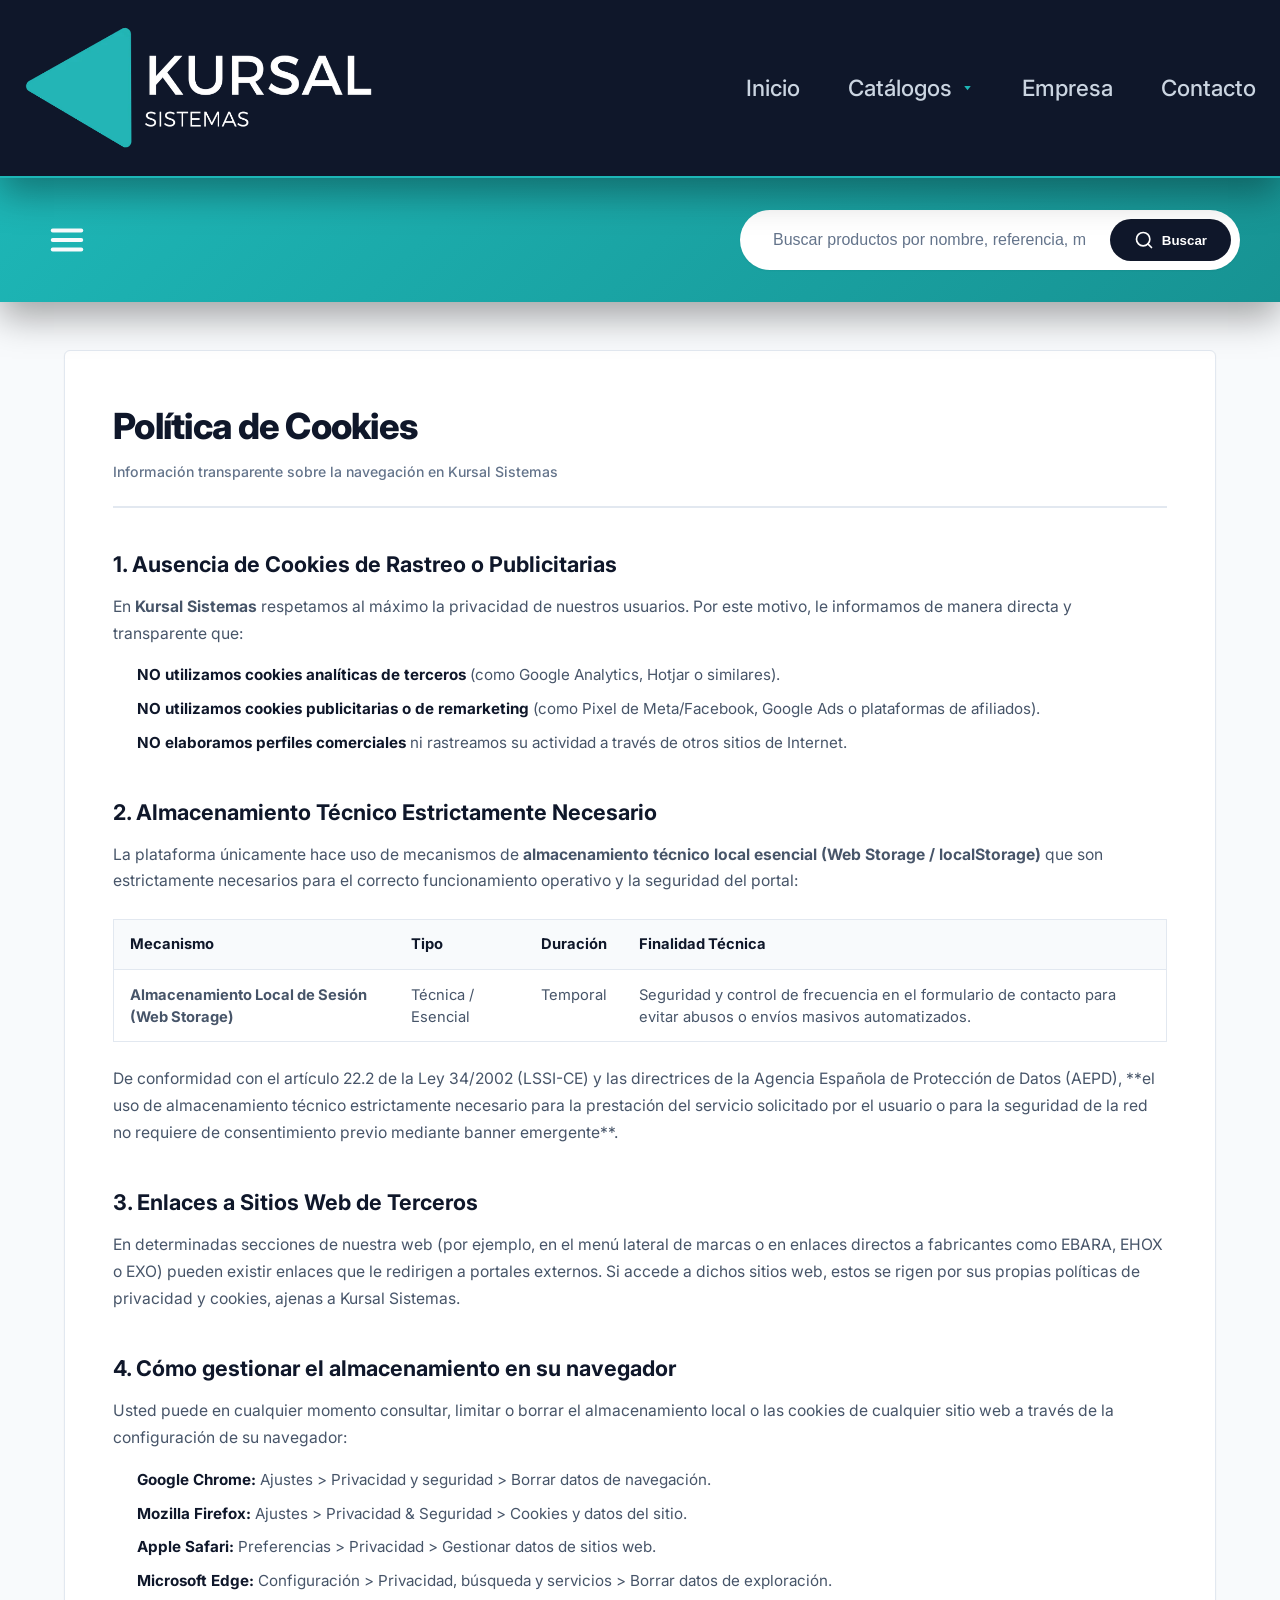
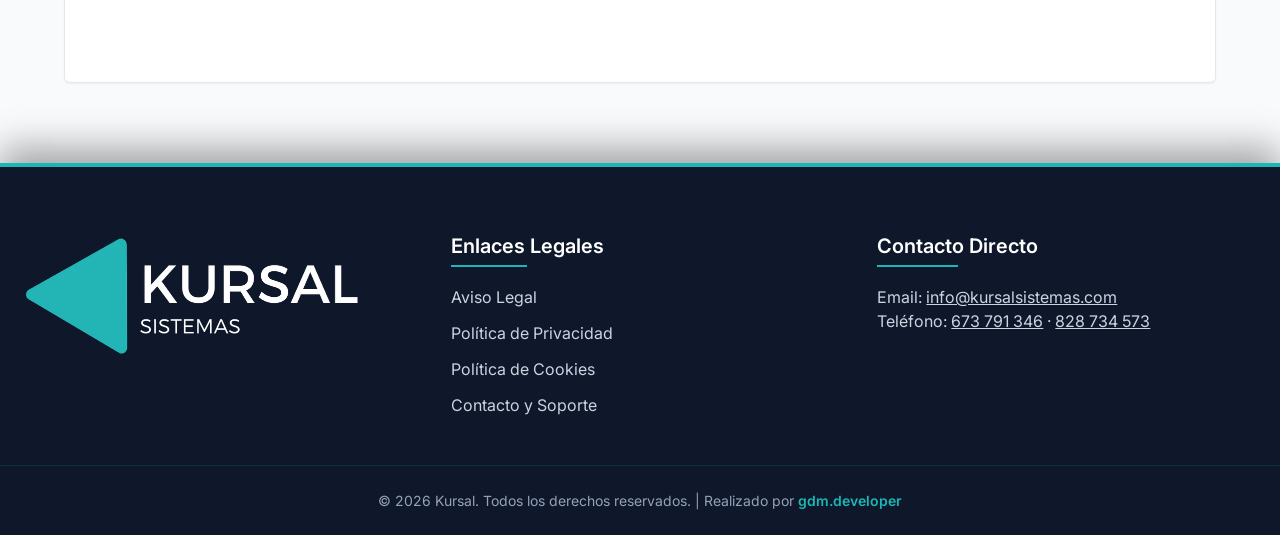
<file: cookies.html>
<!DOCTYPE html>
<html lang="es">
<head>
    <meta charset="UTF-8">
    <meta name="viewport" content="width=device-width, initial-scale=1.0">
    <title>Política de Cookies - Kursal Sistemas</title>
    <meta name="description" content="Información transparente sobre el uso exclusivo de almacenamiento técnico y ausencia de cookies de rastreo en Kursal Sistemas.">
    <link rel="preconnect" href="https://fonts.googleapis.com">
    <link rel="preconnect" href="https://fonts.gstatic.com" crossorigin>
    <link href="https://fonts.googleapis.com/css2?family=Inter:wght@300;400;500;600;700&family=Montserrat:wght@400;500;600;700;800;900&family=Plus+Jakarta+Sans:wght@500;600;700;800&display=swap" rel="stylesheet">
    <link rel="stylesheet" href="css/styles.css">
    <!-- Canonical -->
    <link rel="canonical" href="https://kursalsistemas.com/cookies.html">
    <!-- Favicon -->
    <link rel="icon" type="image/x-icon" href="favicon.ico">
    <link rel="apple-touch-icon" href="assets/images/favicon-192.webp">
    <!-- Open Graph -->
    <meta property="og:type" content="website">
    <meta property="og:title" content="Política de Cookies — Kursal Sistemas">
    <meta property="og:description" content="Política de cookies del sitio web de Kursal Sistemas.">
    <meta property="og:image" content="https://kursalsistemas.com/assets/images/logokursal.webp">
    <meta property="og:url" content="https://kursalsistemas.com/cookies.html">
    <meta property="og:site_name" content="Kursal Sistemas">
    <meta property="og:locale" content="es_ES">
    <!-- Twitter Card -->
    <meta name="twitter:card" content="summary">
    <meta name="twitter:title" content="Política de Cookies — Kursal Sistemas">
    <meta name="twitter:description" content="Política de cookies del sitio web de Kursal Sistemas.">
    <!-- Structured Data -->
    <script type="application/ld+json">
    {
      "@context": "https://schema.org",
      "@type": "BreadcrumbList",
      "itemListElement": [
        {"@type": "ListItem", "position": 1, "name": "Inicio", "item": "https://kursalsistemas.com/"},
        {"@type": "ListItem", "position": 2, "name": "Política de Cookies", "item": "https://kursalsistemas.com/cookies.html"}
      ]
    }
    </script>
</head>
<body>
    
    <!-- Main Header -->
    <header class="main-header">
        <div class="container header-container">
            <div class="logo">
                <a href="index.html"><img src="assets/images/logokursal.webp" alt="Kursal Logo"></a>
            </div>
            <nav class="main-nav">
                <ul>
                    <li><a href="index.html" class="nav-link">Inicio</a></li>
                    <li class="nav-item-dropdown">
                        <button type="button" class="nav-link nav-dropdown-btn" id="catalogDropdownBtn" aria-expanded="false" aria-haspopup="true">
                            <span>Catálogos</span>
                            <svg class="dropdown-triangle-icon" viewBox="0 0 24 24" width="12" height="12" fill="currentColor">
                                <polygon points="6 9 18 9 12 17"></polygon>
                            </svg>
                        </button>
                    </li>
                    <li><a href="empresa.html" class="nav-link">Empresa</a></li>
                    <li><a href="contacto.html" class="nav-link">Contacto</a></li>
                </ul>
            </nav>
        </div>
        <!-- Submenú Desplegable de Catálogos (Mega Menú) -->
        <div class="header-megamenu" id="headerMegamenu" role="region" aria-label="Catálogos y subcategorías">
            <div class="container megamenu-container">
                <!-- Columna 1: Extinción Mecánica -->
                <div class="megamenu-column">
                    <a href="catalogo.html?cat=extincion-mecanica" class="megamenu-cat-title">
                        <span class="cat-title-text">Extinción Mecánica</span>
                        <span class="megamenu-count">713</span>
                    </a>
                    <ul class="megamenu-sublist">
                        <li><a href="catalogo.html?cat=extincion-mecanica&filtro=BIEs+(Bocas+de+Incendio)">BIEs (Bocas de Incendio)</a></li>
                        <li><a href="catalogo.html?cat=extincion-mecanica&filtro=Armarios+y+Mobiliario">Armarios y Mobiliario</a></li>
                        <li><a href="catalogo.html?cat=extincion-mecanica&filtro=Mangueras+y+Lanzas">Mangueras y Lanzas</a></li>
                        <li><a href="catalogo.html?cat=extincion-mecanica&filtro=Racores+de+Conexi%C3%B3n">Racores de Conexión</a></li>
                        <li><a href="catalogo.html?cat=extincion-mecanica&filtro=Columna+Seca">Columna Seca</a></li>
                        <li><a href="catalogo.html?cat=extincion-mecanica&filtro=Hidrantes+y+Casetas">Hidrantes y Casetas</a></li>
                        <li><a href="catalogo.html?cat=extincion-mecanica&filtro=V%C3%A1lvulas">Válvulas</a></li>
                        <li><a href="catalogo.html?cat=extincion-mecanica&filtro=Accesorios">Accesorios</a></li>
                    </ul>
                </div>

                <!-- Columna 2: Grupos PCI -->
                <div class="megamenu-column">
                    <a href="catalogo.html?cat=grupos-pci" class="megamenu-cat-title">
                        <span class="cat-title-text">Grupos PCI</span>
                        <span class="megamenu-count">15</span>
                    </a>
                    <ul class="megamenu-sublist">
                        <li><a href="catalogo.html?cat=grupos-pci&filtro=L%C3%ADnea+Residencial">Línea Residencial</a></li>
                        <li><a href="catalogo.html?cat=grupos-pci&filtro=L%C3%ADnea+Industrial">Línea Industrial</a></li>
                        <li><a href="catalogo.html?cat=grupos-pci&filtro=Dep%C3%B3sitos+y+Caudal%C3%ADmetros+PCI">Depósitos y Caudalímetros</a></li>
                        <li><a href="https://ebaragci.imventa.com?culture=es" target="_blank" rel="noopener" class="megamenu-special-link">Configurador Ebara ↗</a></li>
                    </ul>
                </div>

                <!-- Columna 3: Detección -->
                <div class="megamenu-column">
                    <a href="catalogo.html?cat=deteccion" class="megamenu-cat-title">
                        <span class="cat-title-text">Detección</span>
                        <span class="megamenu-count">293</span>
                    </a>
                    <ul class="megamenu-sublist">
                        <li><a href="catalogo.html?cat=deteccion&filtro=Detecci%C3%B3n+Convencional">Detección Convencional</a></li>
                        <li><a href="catalogo.html?cat=deteccion&filtro=Detecci%C3%B3n+Jade+Bird">Detección Jade Bird</a></li>
                        <li><a href="catalogo.html?cat=deteccion&filtro=Detecci%C3%B3n+por+Aspiraci%C3%B3n">Detección por Aspiración</a></li>
                        <li><a href="catalogo.html?cat=deteccion&filtro=Serie+Marina">Serie Marina</a></li>
                    </ul>
                </div>

                <!-- Columna 4: Extinción Campanas -->
                <div class="megamenu-column">
                    <a href="catalogo.html?cat=campanas-cocina" class="megamenu-cat-title">
                        <span class="cat-title-text">Extinción Campanas</span>
                        <span class="megamenu-count">16</span>
                    </a>
                    <ul class="megamenu-sublist">
                        <li><a href="catalogo.html?cat=campanas-cocina&filtro=Sistemas+de+extinci%C3%B3n+en+campanas">Sistemas en Campanas</a></li>
                        <li><a href="catalogo.html?cat=campanas-cocina&filtro=Accesorios+inoxpress">Accesorios Inoxpress</a></li>
                        <li><a href="catalogo.html?cat=campanas-cocina&filtro=Tuber%C3%ADa+inoxidable">Tubería Inoxidable</a></li>
                        <li><a href="catalogo.html?cat=campanas-cocina&filtro=Herramientas+y+consumibles">Herramientas y Consumibles</a></li>
                    </ul>
                </div>
            </div>
            <div class="megamenu-footer-bar">
                <div class="container megamenu-footer-inner">
                    <span class="megamenu-footer-text">Catálogo profesional con más de <strong>1.000 productos</strong> especializados</span>
                    <a href="contacto.html" class="megamenu-footer-cta">Solicitar presupuesto o asesoramiento técnico →</a>
                </div>
            </div>
        </div>
    </header>

    <!-- Sub Header with Search -->
    <div class="sub-header">
        <div class="container">
            <div class="search-wrapper">
                <button class="menu-toggle-btn" aria-label="Abrir marcas" id="openDrawerBtn">
                    <svg xmlns="http://www.w3.org/2000/svg" width="28" height="28" viewBox="0 0 24 24" fill="none" stroke="currentColor" stroke-width="2.5" stroke-linecap="round" stroke-linejoin="round"><line x1="3" y1="12" x2="21" y2="12"></line><line x1="3" y1="6" x2="21" y2="6"></line><line x1="3" y1="18" x2="21" y2="18"></line></svg>
                </button>
                <form class="search-form" action="catalogo.html" method="GET">
                    <input type="text" name="q" class="search-input" placeholder="Buscar productos por nombre, referencia, modelo..." aria-label="Buscar">
                    <button type="submit" class="search-button">
                        <svg xmlns="http://www.w3.org/2000/svg" width="20" height="20" viewBox="0 0 24 24" fill="none" stroke="currentColor" stroke-width="2" stroke-linecap="round" stroke-linejoin="round"><circle cx="11" cy="11" r="8"></circle><line x1="21" y1="21" x2="16.65" y2="16.65"></line></svg>
                        <span class="search-btn-text">Buscar</span>
                    </button>
                </form>
            </div>
        </div>
    </div>

    <!-- Main Content -->
    <main class="main-content legal-page-main">
        <div class="container container-medium">
            <div class="legal-document-card">
                <div class="legal-header">
                    <h1>Política de Cookies</h1>
                    <p class="legal-updated">Información transparente sobre la navegación en Kursal Sistemas</p>
                </div>

                <div class="legal-section">
                    <h2>1. Ausencia de Cookies de Rastreo o Publicitarias</h2>
                    <p>En <strong>Kursal Sistemas</strong> respetamos al máximo la privacidad de nuestros usuarios. Por este motivo, le informamos de manera directa y transparente que:</p>
                    <ul class="legal-list">
                        <li><strong>NO utilizamos cookies analíticas de terceros</strong> (como Google Analytics, Hotjar o similares).</li>
                        <li><strong>NO utilizamos cookies publicitarias o de remarketing</strong> (como Pixel de Meta/Facebook, Google Ads o plataformas de afiliados).</li>
                        <li><strong>NO elaboramos perfiles comerciales</strong> ni rastreamos su actividad a través de otros sitios de Internet.</li>
                    </ul>
                </div>

                <div class="legal-section">
                    <h2>2. Almacenamiento Técnico Estrictamente Necesario</h2>
                    <p>La plataforma únicamente hace uso de mecanismos de <strong>almacenamiento técnico local esencial (Web Storage / localStorage)</strong> que son estrictamente necesarios para el correcto funcionamiento operativo y la seguridad del portal:</p>
                    
                    <div class="legal-table-wrapper">
                        <table class="legal-table">
                            <thead>
                                <tr>
                                    <th>Mecanismo</th>
                                    <th>Tipo</th>
                                    <th>Duración</th>
                                    <th>Finalidad Técnica</th>
                                </tr>
                            </thead>
                            <tbody>
                                <tr>
                                    <td><strong>Almacenamiento Local de Sesión (Web Storage)</strong></td>
                                    <td>Técnica / Esencial</td>
                                    <td>Temporal</td>
                                    <td>Seguridad y control de frecuencia en el formulario de contacto para evitar abusos o envíos masivos automatizados.</td>
                                </tr>
                            </tbody>
                        </table>
                    </div>
                    <p>De conformidad con el artículo 22.2 de la Ley 34/2002 (LSSI-CE) y las directrices de la Agencia Española de Protección de Datos (AEPD), **el uso de almacenamiento técnico estrictamente necesario para la prestación del servicio solicitado por el usuario o para la seguridad de la red no requiere de consentimiento previo mediante banner emergente**.</p>
                </div>

                <div class="legal-section">
                    <h2>3. Enlaces a Sitios Web de Terceros</h2>
                    <p>En determinadas secciones de nuestra web (por ejemplo, en el menú lateral de marcas o en enlaces directos a fabricantes como EBARA, EHOX o EXO) pueden existir enlaces que le redirigen a portales externos. Si accede a dichos sitios web, estos se rigen por sus propias políticas de privacidad y cookies, ajenas a Kursal Sistemas.</p>
                </div>

                <div class="legal-section">
                    <h2>4. Cómo gestionar el almacenamiento en su navegador</h2>
                    <p>Usted puede en cualquier momento consultar, limitar o borrar el almacenamiento local o las cookies de cualquier sitio web a través de la configuración de su navegador:</p>
                    <ul class="legal-list">
                        <li><strong>Google Chrome:</strong> Ajustes &gt; Privacidad y seguridad &gt; Borrar datos de navegación.</li>
                        <li><strong>Mozilla Firefox:</strong> Ajustes &gt; Privacidad &amp; Seguridad &gt; Cookies y datos del sitio.</li>
                        <li><strong>Apple Safari:</strong> Preferencias &gt; Privacidad &gt; Gestionar datos de sitios web.</li>
                        <li><strong>Microsoft Edge:</strong> Configuración &gt; Privacidad, búsqueda y servicios &gt; Borrar datos de exploración.</li>
                    </ul>
                </div>
            </div>
        </div>
    </main>

    <!-- Footer -->
    <footer class="main-footer">
        <div class="container footer-container">
            <div class="footer-col footer-col-logo">
                <a href="index.html" class="footer-logo-link">
                    <img src="assets/images/logokursal.webp" alt="Kursal Logo" class="footer-logo-img">
                </a>
            </div>
            <div class="footer-col">
                <h3>Enlaces Legales</h3>
                <ul>
                    <li><a href="aviso-legal.html">Aviso Legal</a></li>
                    <li><a href="privacidad.html">Política de Privacidad</a></li>
                    <li><a href="cookies.html">Política de Cookies</a></li>
                    <li><a href="contacto.html">Contacto y Soporte</a></li>
                </ul>
            </div>
            <div class="footer-col">
                <h3>Contacto Directo</h3>
                <p>Email: <a href="mailto:info@kursalsistemas.com" style="color: inherit; text-decoration: underline;">info@kursalsistemas.com</a></p>
                <p>Teléfono: <a href="tel:+34673791346" style="color: inherit; text-decoration: underline;">673 791 346</a> · <a href="tel:+34828734573" style="color: inherit; text-decoration: underline;">828 734 573</a></p>
            </div>
        </div>
        <div class="footer-bottom">
            <p>&copy; 2026 Kursal. Todos los derechos reservados. | Realizado por <a href="https://gdmdeveloper.es" target="_blank" rel="noopener noreferrer" class="credit-link">gdm.developer</a></p>
        </div>
    </footer>

    <!-- Sidebar Drawer (Menú) -->
    <div class="sidebar-drawer" id="brandsDrawer">
        <div class="drawer-overlay"></div>
        <div class="drawer-content">
            <div class="drawer-header">
                <h3>Menú</h3>
                <button class="drawer-close-btn" aria-label="Cerrar menú" id="closeDrawerBtn">
                    <svg xmlns="http://www.w3.org/2000/svg" width="24" height="24" viewBox="0 0 24 24" fill="none" stroke="currentColor" stroke-width="2.5" stroke-linecap="round" stroke-linejoin="round"><line x1="18" y1="6" x2="6" y2="18"></line><line x1="6" y1="6" x2="18" y2="18"></line></svg>
                </button>
            </div>
            <div class="drawer-body">
                <div class="drawer-section-title" style="font-size: 0.8rem; font-weight: 700; text-transform: uppercase; color: var(--text-muted); margin-bottom: 0.75rem; letter-spacing: 0.05em;">Catálogos</div>
                <div class="drawer-links-group" style="margin-bottom: 1.5rem;">
                    <a href="catalogo.html?cat=extincion-mecanica" class="drawer-link-card">
                        <h4>Extinción Mecánica</h4>
                        <svg class="link-arrow" xmlns="http://www.w3.org/2000/svg" width="18" height="18" viewBox="0 0 24 24" fill="none" stroke="currentColor" stroke-width="2" stroke-linecap="round" stroke-linejoin="round"><line x1="5" y1="12" x2="19" y2="12"></line><polyline points="12 5 19 12 12 19"></polyline></svg>
                    </a>
                    <a href="catalogo.html?cat=grupos-pci" class="drawer-link-card">
                        <h4>Grupos PCI</h4>
                        <svg class="link-arrow" xmlns="http://www.w3.org/2000/svg" width="18" height="18" viewBox="0 0 24 24" fill="none" stroke="currentColor" stroke-width="2" stroke-linecap="round" stroke-linejoin="round"><line x1="5" y1="12" x2="19" y2="12"></line><polyline points="12 5 19 12 12 19"></polyline></svg>
                    </a>
                    <a href="catalogo.html?cat=deteccion" class="drawer-link-card">
                        <h4>Detección</h4>
                        <svg class="link-arrow" xmlns="http://www.w3.org/2000/svg" width="18" height="18" viewBox="0 0 24 24" fill="none" stroke="currentColor" stroke-width="2" stroke-linecap="round" stroke-linejoin="round"><line x1="5" y1="12" x2="19" y2="12"></line><polyline points="12 5 19 12 12 19"></polyline></svg>
                    </a>
                    <a href="catalogo.html?cat=campanas-cocina" class="drawer-link-card">
                        <h4>Extinción Campanas</h4>
                        <svg class="link-arrow" xmlns="http://www.w3.org/2000/svg" width="18" height="18" viewBox="0 0 24 24" fill="none" stroke="currentColor" stroke-width="2" stroke-linecap="round" stroke-linejoin="round"><line x1="5" y1="12" x2="19" y2="12"></line><polyline points="12 5 19 12 12 19"></polyline></svg>
                    </a>
                </div>

                <div class="drawer-section-title" style="font-size: 0.8rem; font-weight: 700; text-transform: uppercase; color: var(--text-muted); margin-bottom: 0.75rem; letter-spacing: 0.05em;">Marcas</div>
                <div class="drawer-links-group">
                    <a href="https://ehox.es/" target="_blank" rel="noopener" class="drawer-link-card">
                        <h4>Ehox</h4>
                        <svg class="link-arrow" xmlns="http://www.w3.org/2000/svg" width="18" height="18" viewBox="0 0 24 24" fill="none" stroke="currentColor" stroke-width="2" stroke-linecap="round" stroke-linejoin="round"><line x1="5" y1="12" x2="19" y2="12"></line><polyline points="12 5 19 12 12 19"></polyline></svg>
                    </a>
                    
                    <a href="https://www.exofiretech.es/" target="_blank" rel="noopener" class="drawer-link-card">
                        <h4>Exo</h4>
                        <svg class="link-arrow" xmlns="http://www.w3.org/2000/svg" width="18" height="18" viewBox="0 0 24 24" fill="none" stroke="currentColor" stroke-width="2" stroke-linecap="round" stroke-linejoin="round"><line x1="5" y1="12" x2="19" y2="12"></line><polyline points="12 5 19 12 12 19"></polyline></svg>
                    </a>
                </div>
            </div>
        </div>
    </div>

    <script src="js/script.js" defer></script>
</body>
</html>
</file>
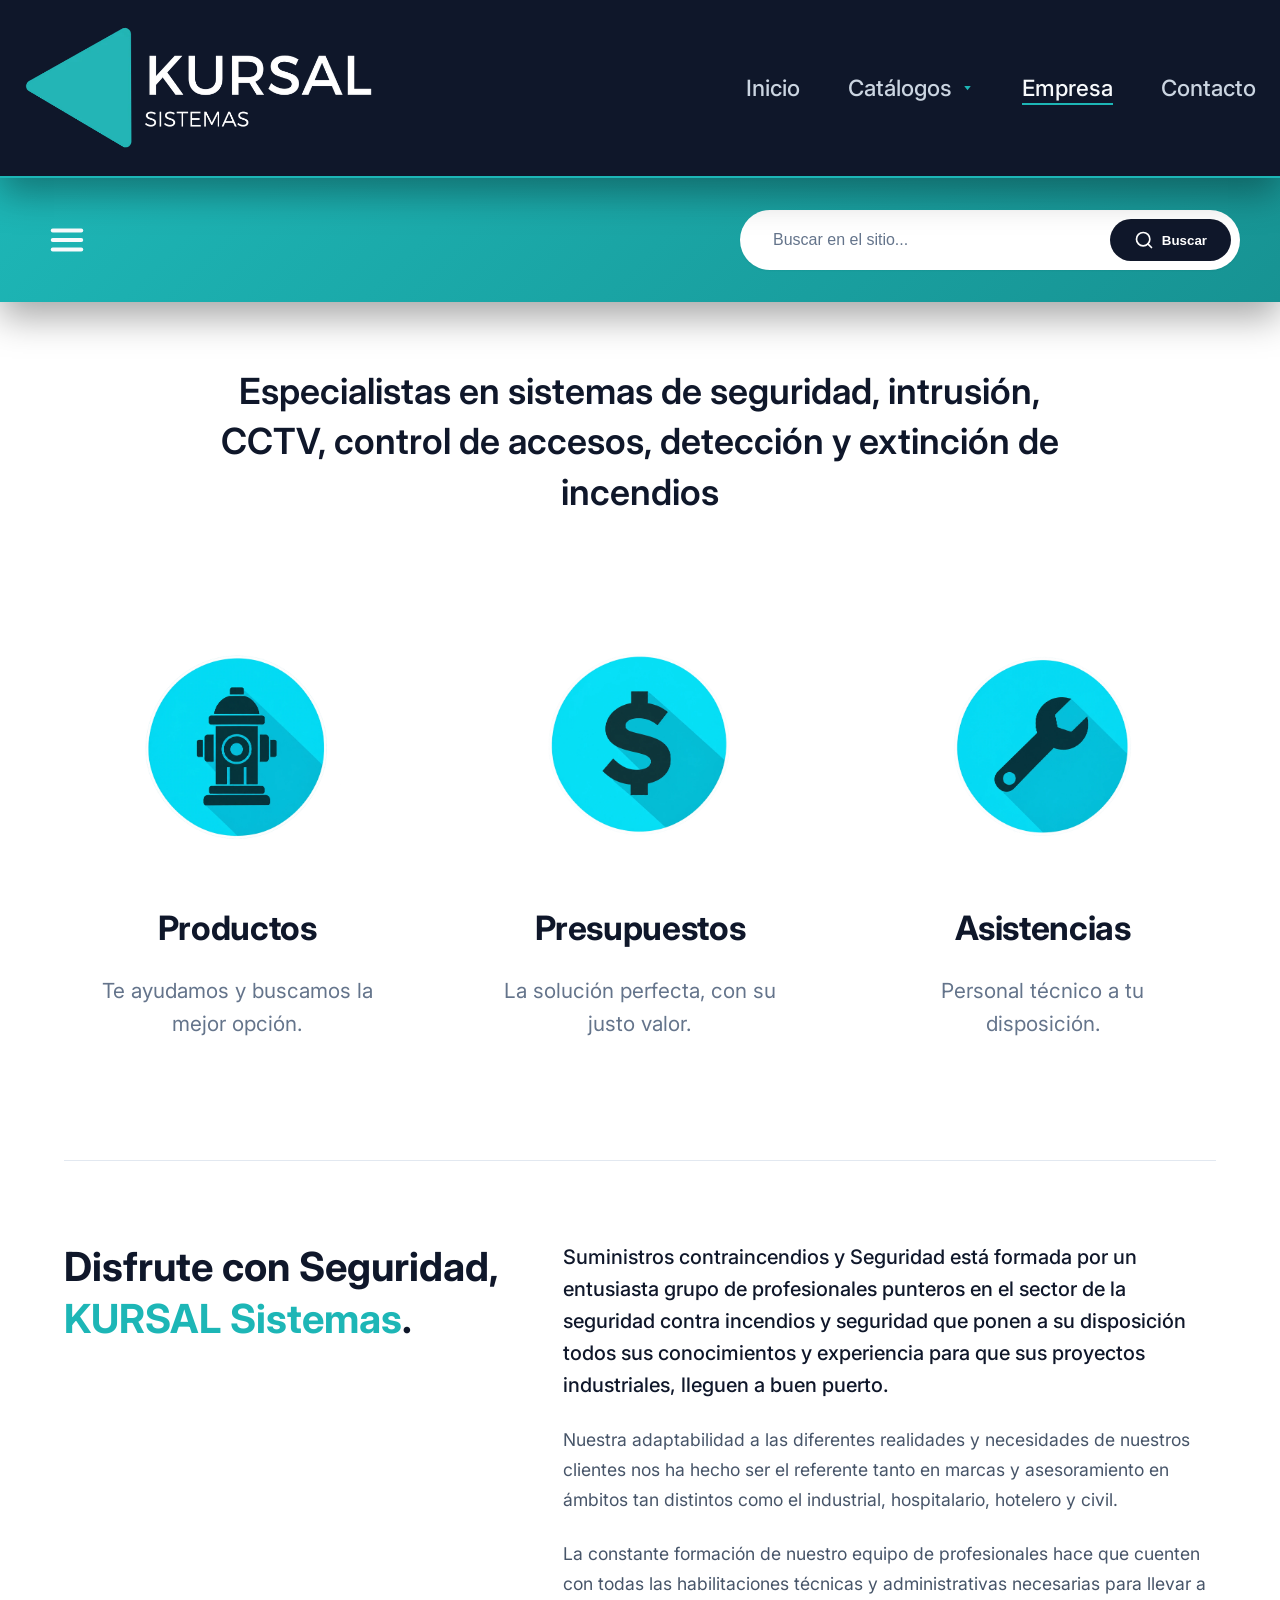
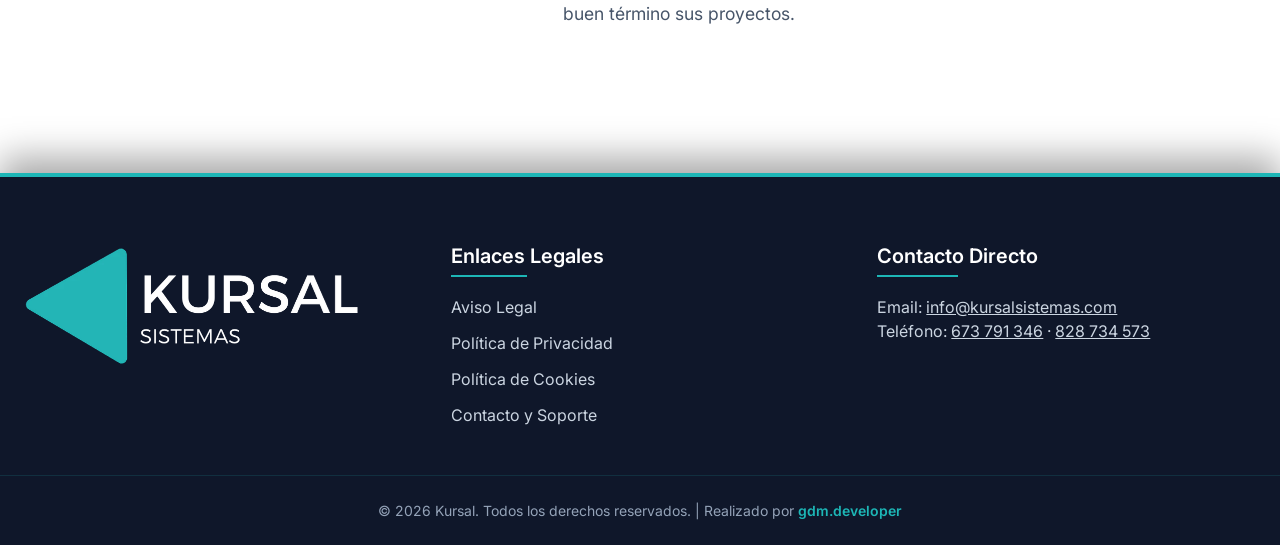
<file: empresa.html>
<!DOCTYPE html>
<html lang="es">
<head>
    <meta charset="UTF-8">
    <meta name="viewport" content="width=device-width, initial-scale=1.0">
    <title>Kursal Sistemas | Protección Contra Incendios</title>
    <meta name="description" content="Kursal Sistemas: empresa especializada en suministros contra incendios, seguridad, CCTV, control de accesos y protección PCI. Asesoramiento normativo RIPCI.">
    <!-- Google Fonts for modern typography -->
    <link rel="preconnect" href="https://fonts.googleapis.com">
    <link rel="preconnect" href="https://fonts.gstatic.com" crossorigin>
    <link href="https://fonts.googleapis.com/css2?family=Inter:wght@300;400;500;600;700&display=swap" rel="stylesheet">
    <link rel="stylesheet" href="css/styles.css">
    <!-- Canonical -->
    <link rel="canonical" href="https://kursalsistemas.com/empresa.html">
    <!-- Favicon -->
    <link rel="icon" type="image/x-icon" href="favicon.ico">
    <link rel="apple-touch-icon" href="assets/images/favicon-192.webp">
    <!-- Open Graph -->
    <meta property="og:type" content="website">
    <meta property="og:title" content="Kursal Sistemas — Especialistas en Protección Contra Incendios">
    <meta property="og:description" content="Empresa especializada en suministros contra incendios, seguridad, CCTV, control de accesos y protección PCI.">
    <meta property="og:image" content="https://kursalsistemas.com/assets/images/logokursal.webp">
    <meta property="og:url" content="https://kursalsistemas.com/empresa.html">
    <meta property="og:site_name" content="Kursal Sistemas">
    <meta property="og:locale" content="es_ES">
    <!-- Twitter Card -->
    <meta name="twitter:card" content="summary_large_image">
    <meta name="twitter:title" content="Kursal Sistemas — Especialistas en Protección Contra Incendios">
    <meta name="twitter:description" content="Empresa especializada en suministros contra incendios, seguridad, CCTV, control de accesos y protección PCI.">
    <meta name="twitter:image" content="https://kursalsistemas.com/assets/images/logokursal.webp">
    <!-- Structured Data -->
    <script type="application/ld+json">
    {
      "@context": "https://schema.org",
      "@graph": [
        {
          "@type": "AboutPage",
          "name": "Sobre Kursal Sistemas",
          "url": "https://kursalsistemas.com/empresa.html",
          "mainEntity": {"@id": "https://kursalsistemas.com/#business"}
        },
        {
          "@type": "BreadcrumbList",
          "itemListElement": [
            {"@type": "ListItem", "position": 1, "name": "Inicio", "item": "https://kursalsistemas.com/"},
            {"@type": "ListItem", "position": 2, "name": "Empresa", "item": "https://kursalsistemas.com/empresa.html"}
          ]
        }
      ]
    }
    </script>
</head>
<body>
    
    <!-- Main Header -->
    <header class="main-header">
        <div class="container header-container">
            <div class="logo">
                <a href="index.html"><img src="assets/images/logokursal.webp" alt="Kursal Logo"></a>
            </div>
            <nav class="main-nav">
                <ul>
                    <li><a href="index.html" class="nav-link">Inicio</a></li>
                    <li class="nav-item-dropdown">
                        <button type="button" class="nav-link nav-dropdown-btn" id="catalogDropdownBtn" aria-expanded="false" aria-haspopup="true">
                            <span>Catálogos</span>
                            <svg class="dropdown-triangle-icon" viewBox="0 0 24 24" width="12" height="12" fill="currentColor">
                                <polygon points="6 9 18 9 12 17"></polygon>
                            </svg>
                        </button>
                    </li>
                    <li><a href="empresa.html" class="nav-link active">Empresa</a></li>
                    <li><a href="contacto.html" class="nav-link">Contacto</a></li>
                </ul>
            </nav>
        </div>
        <!-- Submenú Desplegable de Catálogos (Mega Menú) -->
        <div class="header-megamenu" id="headerMegamenu" role="region" aria-label="Catálogos y subcategorías">
            <div class="container megamenu-container">
                <!-- Columna 1: Extinción Mecánica -->
                <div class="megamenu-column">
                    <a href="catalogo.html?cat=extincion-mecanica" class="megamenu-cat-title">
                        <span class="cat-title-text">Extinción Mecánica</span>
                        <span class="megamenu-count">713</span>
                    </a>
                    <ul class="megamenu-sublist">
                        <li><a href="catalogo.html?cat=extincion-mecanica&filtro=BIEs+(Bocas+de+Incendio)">BIEs (Bocas de Incendio)</a></li>
                        <li><a href="catalogo.html?cat=extincion-mecanica&filtro=Armarios+y+Mobiliario">Armarios y Mobiliario</a></li>
                        <li><a href="catalogo.html?cat=extincion-mecanica&filtro=Mangueras+y+Lanzas">Mangueras y Lanzas</a></li>
                        <li><a href="catalogo.html?cat=extincion-mecanica&filtro=Racores+de+Conexi%C3%B3n">Racores de Conexión</a></li>
                        <li><a href="catalogo.html?cat=extincion-mecanica&filtro=Columna+Seca">Columna Seca</a></li>
                        <li><a href="catalogo.html?cat=extincion-mecanica&filtro=Hidrantes+y+Casetas">Hidrantes y Casetas</a></li>
                        <li><a href="catalogo.html?cat=extincion-mecanica&filtro=V%C3%A1lvulas">Válvulas</a></li>
                        <li><a href="catalogo.html?cat=extincion-mecanica&filtro=Accesorios">Accesorios</a></li>
                    </ul>
                </div>

                <!-- Columna 2: Grupos PCI -->
                <div class="megamenu-column">
                    <a href="catalogo.html?cat=grupos-pci" class="megamenu-cat-title">
                        <span class="cat-title-text">Grupos PCI</span>
                        <span class="megamenu-count">15</span>
                    </a>
                    <ul class="megamenu-sublist">
                        <li><a href="catalogo.html?cat=grupos-pci&filtro=L%C3%ADnea+Residencial">Línea Residencial</a></li>
                        <li><a href="catalogo.html?cat=grupos-pci&filtro=L%C3%ADnea+Industrial">Línea Industrial</a></li>
                        <li><a href="catalogo.html?cat=grupos-pci&filtro=Dep%C3%B3sitos+y+Caudal%C3%ADmetros+PCI">Depósitos y Caudalímetros</a></li>
                        <li><a href="https://ebaragci.imventa.com?culture=es" target="_blank" rel="noopener" class="megamenu-special-link">Configurador Ebara ↗</a></li>
                    </ul>
                </div>

                <!-- Columna 3: Detección -->
                <div class="megamenu-column">
                    <a href="catalogo.html?cat=deteccion" class="megamenu-cat-title">
                        <span class="cat-title-text">Detección</span>
                        <span class="megamenu-count">293</span>
                    </a>
                    <ul class="megamenu-sublist">
                        <li><a href="catalogo.html?cat=deteccion&filtro=Detecci%C3%B3n+Convencional">Detección Convencional</a></li>
                        <li><a href="catalogo.html?cat=deteccion&filtro=Detecci%C3%B3n+Jade+Bird">Detección Jade Bird</a></li>
                        <li><a href="catalogo.html?cat=deteccion&filtro=Detecci%C3%B3n+por+Aspiraci%C3%B3n">Detección por Aspiración</a></li>
                        <li><a href="catalogo.html?cat=deteccion&filtro=Serie+Marina">Serie Marina</a></li>
                    </ul>
                </div>

                <!-- Columna 4: Extinción Campanas -->
                <div class="megamenu-column">
                    <a href="catalogo.html?cat=campanas-cocina" class="megamenu-cat-title">
                        <span class="cat-title-text">Extinción Campanas</span>
                        <span class="megamenu-count">16</span>
                    </a>
                    <ul class="megamenu-sublist">
                        <li><a href="catalogo.html?cat=campanas-cocina&filtro=Sistemas+de+extinci%C3%B3n+en+campanas">Sistemas en Campanas</a></li>
                        <li><a href="catalogo.html?cat=campanas-cocina&filtro=Accesorios+inoxpress">Accesorios Inoxpress</a></li>
                        <li><a href="catalogo.html?cat=campanas-cocina&filtro=Tuber%C3%ADa+inoxidable">Tubería Inoxidable</a></li>
                        <li><a href="catalogo.html?cat=campanas-cocina&filtro=Herramientas+y+consumibles">Herramientas y Consumibles</a></li>
                    </ul>
                </div>
            </div>
            <div class="megamenu-footer-bar">
                <div class="container megamenu-footer-inner">
                    <span class="megamenu-footer-text">Catálogo profesional con más de <strong>1.000 productos</strong> especializados</span>
                    <a href="contacto.html" class="megamenu-footer-cta">Solicitar presupuesto o asesoramiento técnico →</a>
                </div>
            </div>
        </div>
    </header>

    <!-- Sub Header with Search -->
    <div class="sub-header">
        <div class="container">
            <div class="search-wrapper">
                <button class="menu-toggle-btn" aria-label="Abrir marcas" id="openDrawerBtn">
                    <svg xmlns="http://www.w3.org/2000/svg" width="28" height="28" viewBox="0 0 24 24" fill="none" stroke="currentColor" stroke-width="2.5" stroke-linecap="round" stroke-linejoin="round"><line x1="3" y1="12" x2="21" y2="12"></line><line x1="3" y1="6" x2="21" y2="6"></line><line x1="3" y1="18" x2="21" y2="18"></line></svg>
                </button>
                <form class="search-form" action="#" method="GET">
                    <input type="text" class="search-input" placeholder="Buscar en el sitio..." aria-label="Buscar">
                    <button type="submit" class="search-button">
                        <svg xmlns="http://www.w3.org/2000/svg" width="20" height="20" viewBox="0 0 24 24" fill="none" stroke="currentColor" stroke-width="2" stroke-linecap="round" stroke-linejoin="round" class="feather feather-search"><circle cx="11" cy="11" r="8"></circle><line x1="21" y1="21" x2="16.65" y2="16.65"></line></svg>
                        <span class="search-btn-text">Buscar</span>
                    </button>
                </form>
            </div>
        </div>
    </div>

    <!-- Main Content Body (White as requested) -->
    <main class="main-content">
        <div class="container container-medium">
            
            <!-- Hero Title / Main Info -->
            <section class="company-hero">
                <h1>Especialistas en sistemas de seguridad, intrusión, CCTV, control de accesos, detección y extinción de incendios</h1>
            </section>

            <!-- Features Grid (Productos, Presupuestos, Asistencias) -->
            <section class="company-features">
                <div class="features-grid">
                    <div class="feature-card">
                        <div class="feature-icon">
                            <img src="assets/images/producto.webp" alt="Icono Productos">
                        </div>
                        <h2>Productos</h2>
                        <p>Te ayudamos y buscamos la mejor opción.</p>
                    </div>
                    
                    <div class="feature-card">
                        <div class="feature-icon">
                            <img src="assets/images/dinero.webp" alt="Icono Presupuestos">
                        </div>
                        <h2>Presupuestos</h2>
                        <p>La solución perfecta, con su justo valor.</p>
                    </div>

                    <div class="feature-card">
                        <div class="feature-icon">
                            <img src="assets/images/herramienta.webp" alt="Icono Asistencias">
                        </div>
                        <h2>Asistencias</h2>
                        <p>Personal técnico a tu disposición.</p>
                    </div>
                </div>
            </section>

            <!-- Detailed Corporate Text Section -->
            <section class="company-details">
                <div class="details-content">
                    <div class="details-main-heading">
                        <h2>Disfrute con Seguridad, <span>KURSAL Sistemas</span>.</h2>
                    </div>
                    <div class="details-paragraphs">
                        <p class="highlight-p">Suministros contraincendios y Seguridad está formada por un entusiasta grupo de profesionales punteros en el sector de la seguridad contra incendios y seguridad que ponen a su disposición todos sus conocimientos y experiencia para que sus proyectos industriales, lleguen a buen puerto.</p>
                        <p>Nuestra adaptabilidad a las diferentes realidades y necesidades de nuestros clientes nos ha hecho ser el referente tanto en marcas y asesoramiento en ámbitos tan distintos como el industrial, hospitalario, hotelero y civil.</p>
                        <p>La constante formación de nuestro equipo de profesionales hace que cuenten con todas las habilitaciones técnicas y administrativas necesarias para llevar a buen término sus proyectos.</p>
                    </div>
                </div>
            </section>

        </div>
    </main>

    <!-- Footer -->
    <footer class="main-footer">
        <div class="container footer-container">
            <div class="footer-col footer-col-logo">
                <a href="index.html" class="footer-logo-link">
                    <img src="assets/images/logokursal.webp" alt="Kursal Logo" class="footer-logo-img">
                </a>
            </div>
            <div class="footer-col">
                <h3>Enlaces Legales</h3>
                <ul>
                    <li><a href="aviso-legal.html">Aviso Legal</a></li>
                    <li><a href="privacidad.html">Política de Privacidad</a></li>
                    <li><a href="cookies.html">Política de Cookies</a></li>
                    <li><a href="contacto.html">Contacto y Soporte</a></li>
                </ul>
            </div>
            <div class="footer-col">
                <h3>Contacto Directo</h3>
                <p>Email: <a href="mailto:info@kursalsistemas.com" style="color: inherit; text-decoration: underline;">info@kursalsistemas.com</a></p>
                <p>Teléfono: <a href="tel:+34673791346" style="color: inherit; text-decoration: underline;">673 791 346</a> · <a href="tel:+34828734573" style="color: inherit; text-decoration: underline;">828 734 573</a></p>
            </div>
        </div>
        <div class="footer-bottom">
            <p>&copy; 2026 Kursal. Todos los derechos reservados. | Realizado por <a href="https://gdmdeveloper.es" target="_blank" rel="noopener noreferrer" class="credit-link">gdm.developer</a></p>
        </div>
    </footer>

    <!-- Sidebar Drawer (Menú) -->
    <div class="sidebar-drawer" id="brandsDrawer">
        <div class="drawer-overlay"></div>
        <div class="drawer-content">
            <div class="drawer-header">
                <h3>Menú</h3>
                <button class="drawer-close-btn" aria-label="Cerrar menú" id="closeDrawerBtn">
                    <svg xmlns="http://www.w3.org/2000/svg" width="24" height="24" viewBox="0 0 24 24" fill="none" stroke="currentColor" stroke-width="2.5" stroke-linecap="round" stroke-linejoin="round"><line x1="18" y1="6" x2="6" y2="18"></line><line x1="6" y1="6" x2="18" y2="18"></line></svg>
                </button>
            </div>
            <div class="drawer-body">
                <div class="drawer-section-title" style="font-size: 0.8rem; font-weight: 700; text-transform: uppercase; color: var(--text-muted); margin-bottom: 0.75rem; letter-spacing: 0.05em;">Catálogos</div>
                <div class="drawer-links-group" style="margin-bottom: 1.5rem;">
                    <a href="catalogo.html?cat=extincion-mecanica" class="drawer-link-card">
                        <h4>Extinción Mecánica</h4>
                        <svg class="link-arrow" xmlns="http://www.w3.org/2000/svg" width="18" height="18" viewBox="0 0 24 24" fill="none" stroke="currentColor" stroke-width="2" stroke-linecap="round" stroke-linejoin="round"><line x1="5" y1="12" x2="19" y2="12"></line><polyline points="12 5 19 12 12 19"></polyline></svg>
                    </a>
                    <a href="catalogo.html?cat=grupos-pci" class="drawer-link-card">
                        <h4>Grupos PCI</h4>
                        <svg class="link-arrow" xmlns="http://www.w3.org/2000/svg" width="18" height="18" viewBox="0 0 24 24" fill="none" stroke="currentColor" stroke-width="2" stroke-linecap="round" stroke-linejoin="round"><line x1="5" y1="12" x2="19" y2="12"></line><polyline points="12 5 19 12 12 19"></polyline></svg>
                    </a>
                    <a href="catalogo.html?cat=deteccion" class="drawer-link-card">
                        <h4>Detección</h4>
                        <svg class="link-arrow" xmlns="http://www.w3.org/2000/svg" width="18" height="18" viewBox="0 0 24 24" fill="none" stroke="currentColor" stroke-width="2" stroke-linecap="round" stroke-linejoin="round"><line x1="5" y1="12" x2="19" y2="12"></line><polyline points="12 5 19 12 12 19"></polyline></svg>
                    </a>
                    <a href="catalogo.html?cat=campanas-cocina" class="drawer-link-card">
                        <h4>Extinción Campanas</h4>
                        <svg class="link-arrow" xmlns="http://www.w3.org/2000/svg" width="18" height="18" viewBox="0 0 24 24" fill="none" stroke="currentColor" stroke-width="2" stroke-linecap="round" stroke-linejoin="round"><line x1="5" y1="12" x2="19" y2="12"></line><polyline points="12 5 19 12 12 19"></polyline></svg>
                    </a>
                </div>

                <div class="drawer-section-title" style="font-size: 0.8rem; font-weight: 700; text-transform: uppercase; color: var(--text-muted); margin-bottom: 0.75rem; letter-spacing: 0.05em;">Marcas</div>
                <div class="drawer-links-group">
                    <a href="https://ehox.es/" target="_blank" rel="noopener" class="drawer-link-card">
                        <h4>Ehox</h4>
                        <svg class="link-arrow" xmlns="http://www.w3.org/2000/svg" width="18" height="18" viewBox="0 0 24 24" fill="none" stroke="currentColor" stroke-width="2" stroke-linecap="round" stroke-linejoin="round"><line x1="5" y1="12" x2="19" y2="12"></line><polyline points="12 5 19 12 12 19"></polyline></svg>
                    </a>
                    
                    <a href="https://www.exofiretech.es/" target="_blank" rel="noopener" class="drawer-link-card">
                        <h4>Exo</h4>
                        <svg class="link-arrow" xmlns="http://www.w3.org/2000/svg" width="18" height="18" viewBox="0 0 24 24" fill="none" stroke="currentColor" stroke-width="2" stroke-linecap="round" stroke-linejoin="round"><line x1="5" y1="12" x2="19" y2="12"></line><polyline points="12 5 19 12 12 19"></polyline></svg>
                    </a>
                </div>
            </div>
        </div>
    </div>

    <script src="js/script.js" defer></script>
</body>
</html>
</file>
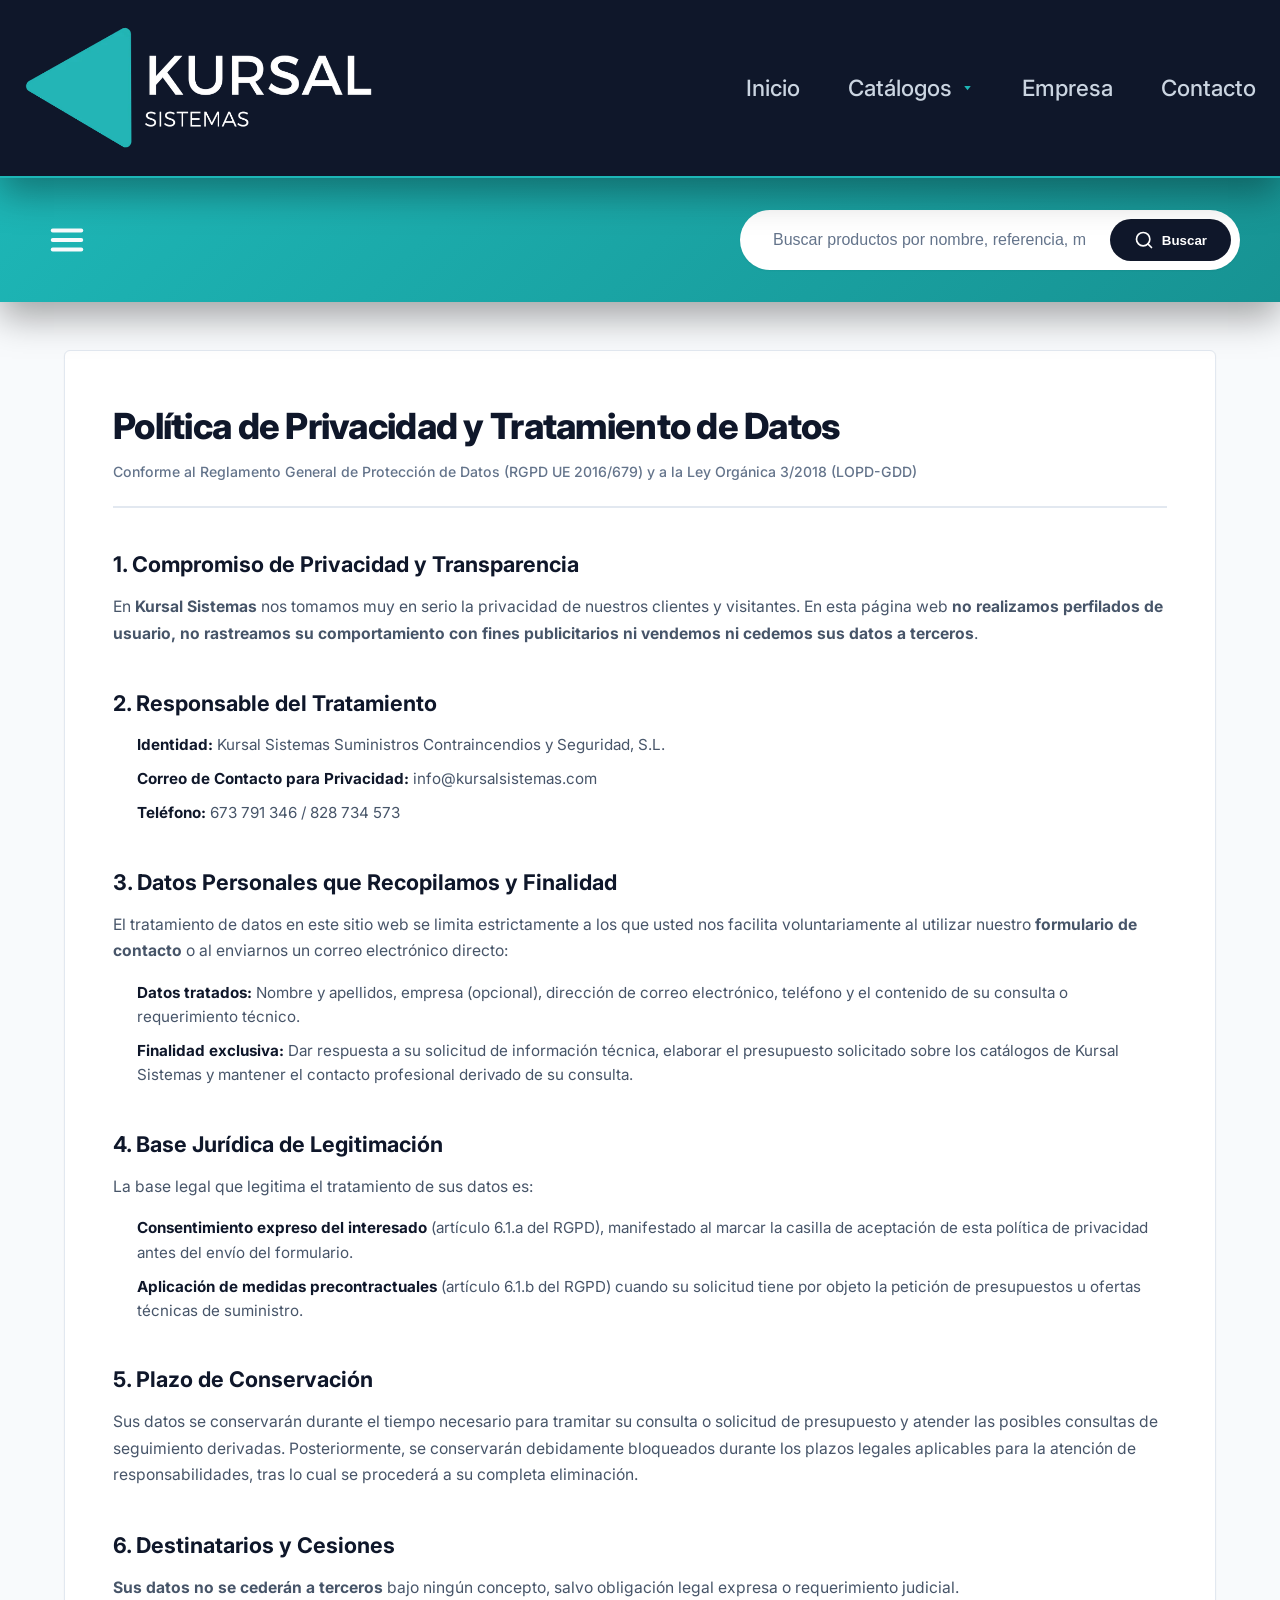
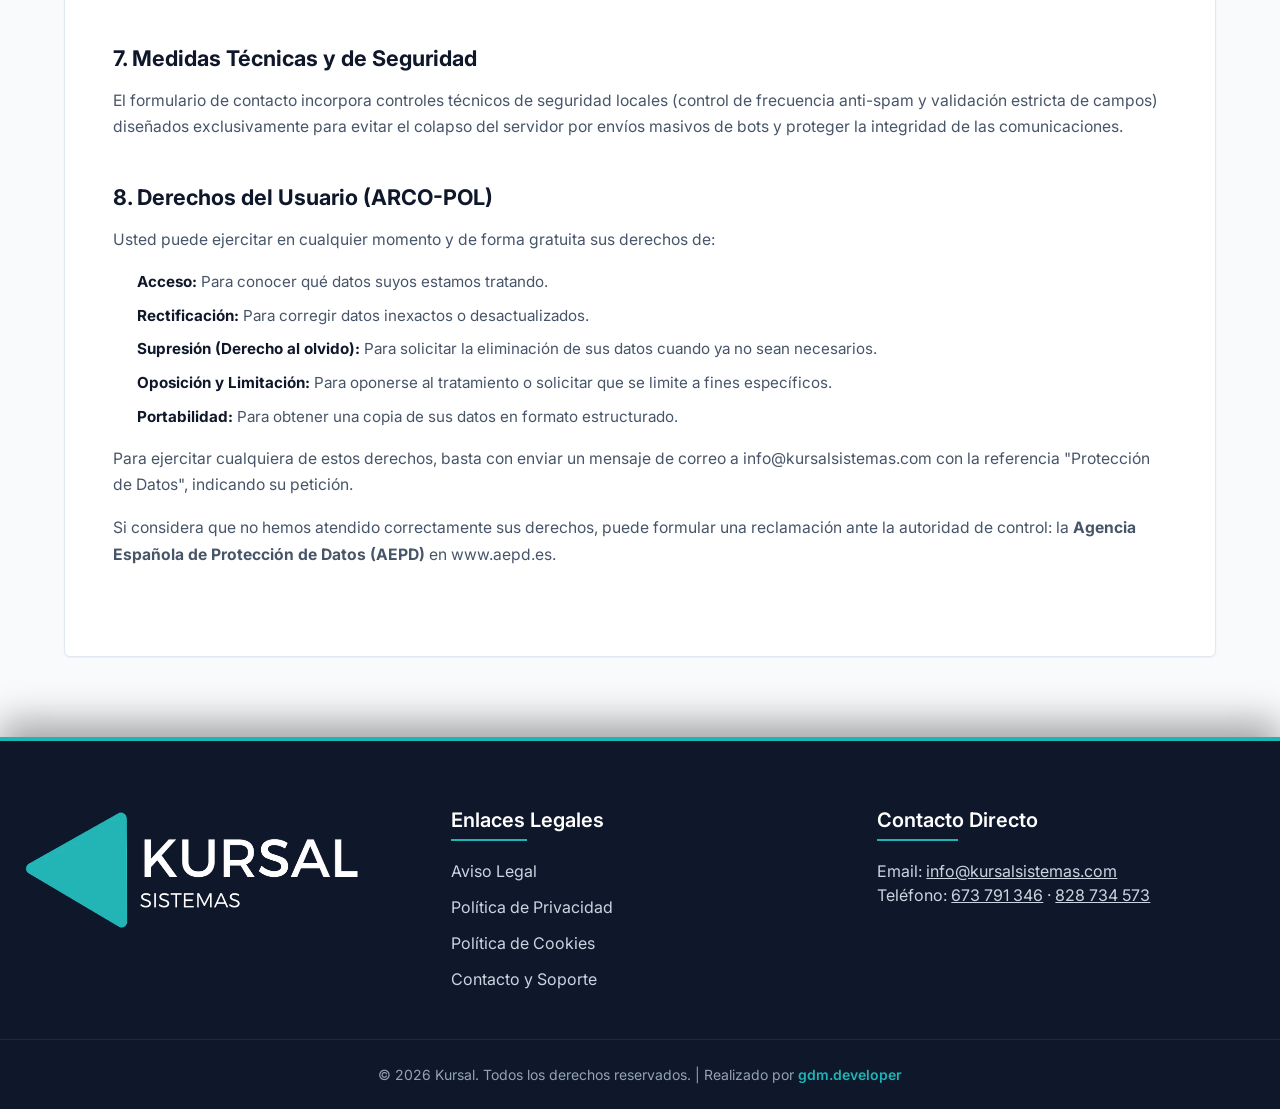
<file: privacidad.html>
<!DOCTYPE html>
<html lang="es">
<head>
    <meta charset="UTF-8">
    <meta name="viewport" content="width=device-width, initial-scale=1.0">
    <title>Política de Privacidad - Kursal Sistemas</title>
    <meta name="description" content="Política de Privacidad y Protección de Datos de Kursal Sistemas conforme al RGPD (UE 2016/679) y LOPD-GDD 3/2018.">
    <link rel="preconnect" href="https://fonts.googleapis.com">
    <link rel="preconnect" href="https://fonts.gstatic.com" crossorigin>
    <link href="https://fonts.googleapis.com/css2?family=Inter:wght@300;400;500;600;700&family=Montserrat:wght@400;500;600;700;800;900&family=Plus+Jakarta+Sans:wght@500;600;700;800&display=swap" rel="stylesheet">
    <link rel="stylesheet" href="css/styles.css">
    <!-- Canonical -->
    <link rel="canonical" href="https://kursalsistemas.com/privacidad.html">
    <!-- Favicon -->
    <link rel="icon" type="image/x-icon" href="favicon.ico">
    <link rel="apple-touch-icon" href="assets/images/favicon-192.webp">
    <!-- Open Graph -->
    <meta property="og:type" content="website">
    <meta property="og:title" content="Política de Privacidad — Kursal Sistemas">
    <meta property="og:description" content="Política de privacidad y tratamiento de datos de Kursal Sistemas.">
    <meta property="og:image" content="https://kursalsistemas.com/assets/images/logokursal.webp">
    <meta property="og:url" content="https://kursalsistemas.com/privacidad.html">
    <meta property="og:site_name" content="Kursal Sistemas">
    <meta property="og:locale" content="es_ES">
    <!-- Twitter Card -->
    <meta name="twitter:card" content="summary">
    <meta name="twitter:title" content="Política de Privacidad — Kursal Sistemas">
    <meta name="twitter:description" content="Política de privacidad y tratamiento de datos de Kursal Sistemas.">
    <!-- Structured Data -->
    <script type="application/ld+json">
    {
      "@context": "https://schema.org",
      "@type": "BreadcrumbList",
      "itemListElement": [
        {"@type": "ListItem", "position": 1, "name": "Inicio", "item": "https://kursalsistemas.com/"},
        {"@type": "ListItem", "position": 2, "name": "Política de Privacidad", "item": "https://kursalsistemas.com/privacidad.html"}
      ]
    }
    </script>
</head>
<body>
    
    <!-- Main Header -->
    <header class="main-header">
        <div class="container header-container">
            <div class="logo">
                <a href="index.html"><img src="assets/images/logokursal.webp" alt="Kursal Logo"></a>
            </div>
            <nav class="main-nav">
                <ul>
                    <li><a href="index.html" class="nav-link">Inicio</a></li>
                    <li class="nav-item-dropdown">
                        <button type="button" class="nav-link nav-dropdown-btn" id="catalogDropdownBtn" aria-expanded="false" aria-haspopup="true">
                            <span>Catálogos</span>
                            <svg class="dropdown-triangle-icon" viewBox="0 0 24 24" width="12" height="12" fill="currentColor">
                                <polygon points="6 9 18 9 12 17"></polygon>
                            </svg>
                        </button>
                    </li>
                    <li><a href="empresa.html" class="nav-link">Empresa</a></li>
                    <li><a href="contacto.html" class="nav-link">Contacto</a></li>
                </ul>
            </nav>
        </div>
        <!-- Submenú Desplegable de Catálogos (Mega Menú) -->
        <div class="header-megamenu" id="headerMegamenu" role="region" aria-label="Catálogos y subcategorías">
            <div class="container megamenu-container">
                <!-- Columna 1: Extinción Mecánica -->
                <div class="megamenu-column">
                    <a href="catalogo.html?cat=extincion-mecanica" class="megamenu-cat-title">
                        <span class="cat-title-text">Extinción Mecánica</span>
                        <span class="megamenu-count">713</span>
                    </a>
                    <ul class="megamenu-sublist">
                        <li><a href="catalogo.html?cat=extincion-mecanica&filtro=BIEs+(Bocas+de+Incendio)">BIEs (Bocas de Incendio)</a></li>
                        <li><a href="catalogo.html?cat=extincion-mecanica&filtro=Armarios+y+Mobiliario">Armarios y Mobiliario</a></li>
                        <li><a href="catalogo.html?cat=extincion-mecanica&filtro=Mangueras+y+Lanzas">Mangueras y Lanzas</a></li>
                        <li><a href="catalogo.html?cat=extincion-mecanica&filtro=Racores+de+Conexi%C3%B3n">Racores de Conexión</a></li>
                        <li><a href="catalogo.html?cat=extincion-mecanica&filtro=Columna+Seca">Columna Seca</a></li>
                        <li><a href="catalogo.html?cat=extincion-mecanica&filtro=Hidrantes+y+Casetas">Hidrantes y Casetas</a></li>
                        <li><a href="catalogo.html?cat=extincion-mecanica&filtro=V%C3%A1lvulas">Válvulas</a></li>
                        <li><a href="catalogo.html?cat=extincion-mecanica&filtro=Accesorios">Accesorios</a></li>
                    </ul>
                </div>

                <!-- Columna 2: Grupos PCI -->
                <div class="megamenu-column">
                    <a href="catalogo.html?cat=grupos-pci" class="megamenu-cat-title">
                        <span class="cat-title-text">Grupos PCI</span>
                        <span class="megamenu-count">15</span>
                    </a>
                    <ul class="megamenu-sublist">
                        <li><a href="catalogo.html?cat=grupos-pci&filtro=L%C3%ADnea+Residencial">Línea Residencial</a></li>
                        <li><a href="catalogo.html?cat=grupos-pci&filtro=L%C3%ADnea+Industrial">Línea Industrial</a></li>
                        <li><a href="catalogo.html?cat=grupos-pci&filtro=Dep%C3%B3sitos+y+Caudal%C3%ADmetros+PCI">Depósitos y Caudalímetros</a></li>
                        <li><a href="https://ebaragci.imventa.com?culture=es" target="_blank" rel="noopener" class="megamenu-special-link">Configurador Ebara ↗</a></li>
                    </ul>
                </div>

                <!-- Columna 3: Detección -->
                <div class="megamenu-column">
                    <a href="catalogo.html?cat=deteccion" class="megamenu-cat-title">
                        <span class="cat-title-text">Detección</span>
                        <span class="megamenu-count">293</span>
                    </a>
                    <ul class="megamenu-sublist">
                        <li><a href="catalogo.html?cat=deteccion&filtro=Detecci%C3%B3n+Convencional">Detección Convencional</a></li>
                        <li><a href="catalogo.html?cat=deteccion&filtro=Detecci%C3%B3n+Jade+Bird">Detección Jade Bird</a></li>
                        <li><a href="catalogo.html?cat=deteccion&filtro=Detecci%C3%B3n+por+Aspiraci%C3%B3n">Detección por Aspiración</a></li>
                        <li><a href="catalogo.html?cat=deteccion&filtro=Serie+Marina">Serie Marina</a></li>
                    </ul>
                </div>

                <!-- Columna 4: Extinción Campanas -->
                <div class="megamenu-column">
                    <a href="catalogo.html?cat=campanas-cocina" class="megamenu-cat-title">
                        <span class="cat-title-text">Extinción Campanas</span>
                        <span class="megamenu-count">16</span>
                    </a>
                    <ul class="megamenu-sublist">
                        <li><a href="catalogo.html?cat=campanas-cocina&filtro=Sistemas+de+extinci%C3%B3n+en+campanas">Sistemas en Campanas</a></li>
                        <li><a href="catalogo.html?cat=campanas-cocina&filtro=Accesorios+inoxpress">Accesorios Inoxpress</a></li>
                        <li><a href="catalogo.html?cat=campanas-cocina&filtro=Tuber%C3%ADa+inoxidable">Tubería Inoxidable</a></li>
                        <li><a href="catalogo.html?cat=campanas-cocina&filtro=Herramientas+y+consumibles">Herramientas y Consumibles</a></li>
                    </ul>
                </div>
            </div>
            <div class="megamenu-footer-bar">
                <div class="container megamenu-footer-inner">
                    <span class="megamenu-footer-text">Catálogo profesional con más de <strong>1.000 productos</strong> especializados</span>
                    <a href="contacto.html" class="megamenu-footer-cta">Solicitar presupuesto o asesoramiento técnico →</a>
                </div>
            </div>
        </div>
    </header>

    <!-- Sub Header with Search -->
    <div class="sub-header">
        <div class="container">
            <div class="search-wrapper">
                <button class="menu-toggle-btn" aria-label="Abrir marcas" id="openDrawerBtn">
                    <svg xmlns="http://www.w3.org/2000/svg" width="28" height="28" viewBox="0 0 24 24" fill="none" stroke="currentColor" stroke-width="2.5" stroke-linecap="round" stroke-linejoin="round"><line x1="3" y1="12" x2="21" y2="12"></line><line x1="3" y1="6" x2="21" y2="6"></line><line x1="3" y1="18" x2="21" y2="18"></line></svg>
                </button>
                <form class="search-form" action="catalogo.html" method="GET">
                    <input type="text" name="q" class="search-input" placeholder="Buscar productos por nombre, referencia, modelo..." aria-label="Buscar">
                    <button type="submit" class="search-button">
                        <svg xmlns="http://www.w3.org/2000/svg" width="20" height="20" viewBox="0 0 24 24" fill="none" stroke="currentColor" stroke-width="2" stroke-linecap="round" stroke-linejoin="round"><circle cx="11" cy="11" r="8"></circle><line x1="21" y1="21" x2="16.65" y2="16.65"></line></svg>
                        <span class="search-btn-text">Buscar</span>
                    </button>
                </form>
            </div>
        </div>
    </div>

    <!-- Main Content -->
    <main class="main-content legal-page-main">
        <div class="container container-medium">
            <div class="legal-document-card">
                <div class="legal-header">
                    <h1>Política de Privacidad y Tratamiento de Datos</h1>
                    <p class="legal-updated">Conforme al Reglamento General de Protección de Datos (RGPD UE 2016/679) y a la Ley Orgánica 3/2018 (LOPD-GDD)</p>
                </div>

                <div class="legal-section">
                    <h2>1. Compromiso de Privacidad y Transparencia</h2>
                    <p>En <strong>Kursal Sistemas</strong> nos tomamos muy en serio la privacidad de nuestros clientes y visitantes. En esta página web <strong>no realizamos perfilados de usuario, no rastreamos su comportamiento con fines publicitarios ni vendemos ni cedemos sus datos a terceros</strong>.</p>
                </div>

                <div class="legal-section">
                    <h2>2. Responsable del Tratamiento</h2>
                    <ul class="legal-list">
                        <li><strong>Identidad:</strong> Kursal Sistemas Suministros Contraincendios y Seguridad, S.L.</li>
                        <li><strong>Correo de Contacto para Privacidad:</strong> <a href="mailto:info@kursalsistemas.com">info@kursalsistemas.com</a></li>
                        <li><strong>Teléfono:</strong> <a href="tel:+34673791346">673 791 346 / 828 734 573</a></li>
                    </ul>
                </div>

                <div class="legal-section">
                    <h2>3. Datos Personales que Recopilamos y Finalidad</h2>
                    <p>El tratamiento de datos en este sitio web se limita estrictamente a los que usted nos facilita voluntariamente al utilizar nuestro <strong>formulario de contacto</strong> o al enviarnos un correo electrónico directo:</p>
                    <ul class="legal-list">
                        <li><strong>Datos tratados:</strong> Nombre y apellidos, empresa (opcional), dirección de correo electrónico, teléfono y el contenido de su consulta o requerimiento técnico.</li>
                        <li><strong>Finalidad exclusiva:</strong> Dar respuesta a su solicitud de información técnica, elaborar el presupuesto solicitado sobre los catálogos de Kursal Sistemas y mantener el contacto profesional derivado de su consulta.</li>
                    </ul>
                </div>

                <div class="legal-section">
                    <h2>4. Base Jurídica de Legitimación</h2>
                    <p>La base legal que legitima el tratamiento de sus datos es:</p>
                    <ul class="legal-list">
                        <li><strong>Consentimiento expreso del interesado</strong> (artículo 6.1.a del RGPD), manifestado al marcar la casilla de aceptación de esta política de privacidad antes del envío del formulario.</li>
                        <li><strong>Aplicación de medidas precontractuales</strong> (artículo 6.1.b del RGPD) cuando su solicitud tiene por objeto la petición de presupuestos u ofertas técnicas de suministro.</li>
                    </ul>
                </div>

                <div class="legal-section">
                    <h2>5. Plazo de Conservación</h2>
                    <p>Sus datos se conservarán durante el tiempo necesario para tramitar su consulta o solicitud de presupuesto y atender las posibles consultas de seguimiento derivadas. Posteriormente, se conservarán debidamente bloqueados durante los plazos legales aplicables para la atención de responsabilidades, tras lo cual se procederá a su completa eliminación.</p>
                </div>

                <div class="legal-section">
                    <h2>6. Destinatarios y Cesiones</h2>
                    <p><strong>Sus datos no se cederán a terceros</strong> bajo ningún concepto, salvo obligación legal expresa o requerimiento judicial.</p>
                </div>

                <div class="legal-section">
                    <h2>7. Medidas Técnicas y de Seguridad</h2>
                    <p>El formulario de contacto incorpora controles técnicos de seguridad locales (control de frecuencia anti-spam y validación estricta de campos) diseñados exclusivamente para evitar el colapso del servidor por envíos masivos de bots y proteger la integridad de las comunicaciones.</p>
                </div>

                <div class="legal-section">
                    <h2>8. Derechos del Usuario (ARCO-POL)</h2>
                    <p>Usted puede ejercitar en cualquier momento y de forma gratuita sus derechos de:</p>
                    <ul class="legal-list">
                        <li><strong>Acceso:</strong> Para conocer qué datos suyos estamos tratando.</li>
                        <li><strong>Rectificación:</strong> Para corregir datos inexactos o desactualizados.</li>
                        <li><strong>Supresión (Derecho al olvido):</strong> Para solicitar la eliminación de sus datos cuando ya no sean necesarios.</li>
                        <li><strong>Oposición y Limitación:</strong> Para oponerse al tratamiento o solicitar que se limite a fines específicos.</li>
                        <li><strong>Portabilidad:</strong> Para obtener una copia de sus datos en formato estructurado.</li>
                    </ul>
                    <p>Para ejercitar cualquiera de estos derechos, basta con enviar un mensaje de correo a <a href="mailto:info@kursalsistemas.com">info@kursalsistemas.com</a> con la referencia "Protección de Datos", indicando su petición.</p>
                    <p>Si considera que no hemos atendido correctamente sus derechos, puede formular una reclamación ante la autoridad de control: la <strong>Agencia Española de Protección de Datos (AEPD)</strong> en <a href="https://www.aepd.es" target="_blank" rel="noopener">www.aepd.es</a>.</p>
                </div>
            </div>
        </div>
    </main>

    <!-- Footer -->
    <footer class="main-footer">
        <div class="container footer-container">
            <div class="footer-col footer-col-logo">
                <a href="index.html" class="footer-logo-link">
                    <img src="assets/images/logokursal.webp" alt="Kursal Logo" class="footer-logo-img">
                </a>
            </div>
            <div class="footer-col">
                <h3>Enlaces Legales</h3>
                <ul>
                    <li><a href="aviso-legal.html">Aviso Legal</a></li>
                    <li><a href="privacidad.html">Política de Privacidad</a></li>
                    <li><a href="cookies.html">Política de Cookies</a></li>
                    <li><a href="contacto.html">Contacto y Soporte</a></li>
                </ul>
            </div>
            <div class="footer-col">
                <h3>Contacto Directo</h3>
                <p>Email: <a href="mailto:info@kursalsistemas.com" style="color: inherit; text-decoration: underline;">info@kursalsistemas.com</a></p>
                <p>Teléfono: <a href="tel:+34673791346" style="color: inherit; text-decoration: underline;">673 791 346</a> · <a href="tel:+34828734573" style="color: inherit; text-decoration: underline;">828 734 573</a></p>
            </div>
        </div>
        <div class="footer-bottom">
            <p>&copy; 2026 Kursal. Todos los derechos reservados. | Realizado por <a href="https://gdmdeveloper.es" target="_blank" rel="noopener noreferrer" class="credit-link">gdm.developer</a></p>
        </div>
    </footer>

    <!-- Sidebar Drawer (Menú) -->
    <div class="sidebar-drawer" id="brandsDrawer">
        <div class="drawer-overlay"></div>
        <div class="drawer-content">
            <div class="drawer-header">
                <h3>Menú</h3>
                <button class="drawer-close-btn" aria-label="Cerrar menú" id="closeDrawerBtn">
                    <svg xmlns="http://www.w3.org/2000/svg" width="24" height="24" viewBox="0 0 24 24" fill="none" stroke="currentColor" stroke-width="2.5" stroke-linecap="round" stroke-linejoin="round"><line x1="18" y1="6" x2="6" y2="18"></line><line x1="6" y1="6" x2="18" y2="18"></line></svg>
                </button>
            </div>
            <div class="drawer-body">
                <div class="drawer-section-title" style="font-size: 0.8rem; font-weight: 700; text-transform: uppercase; color: var(--text-muted); margin-bottom: 0.75rem; letter-spacing: 0.05em;">Catálogos</div>
                <div class="drawer-links-group" style="margin-bottom: 1.5rem;">
                    <a href="catalogo.html?cat=extincion-mecanica" class="drawer-link-card">
                        <h4>Extinción Mecánica</h4>
                        <svg class="link-arrow" xmlns="http://www.w3.org/2000/svg" width="18" height="18" viewBox="0 0 24 24" fill="none" stroke="currentColor" stroke-width="2" stroke-linecap="round" stroke-linejoin="round"><line x1="5" y1="12" x2="19" y2="12"></line><polyline points="12 5 19 12 12 19"></polyline></svg>
                    </a>
                    <a href="catalogo.html?cat=grupos-pci" class="drawer-link-card">
                        <h4>Grupos PCI</h4>
                        <svg class="link-arrow" xmlns="http://www.w3.org/2000/svg" width="18" height="18" viewBox="0 0 24 24" fill="none" stroke="currentColor" stroke-width="2" stroke-linecap="round" stroke-linejoin="round"><line x1="5" y1="12" x2="19" y2="12"></line><polyline points="12 5 19 12 12 19"></polyline></svg>
                    </a>
                    <a href="catalogo.html?cat=deteccion" class="drawer-link-card">
                        <h4>Detección</h4>
                        <svg class="link-arrow" xmlns="http://www.w3.org/2000/svg" width="18" height="18" viewBox="0 0 24 24" fill="none" stroke="currentColor" stroke-width="2" stroke-linecap="round" stroke-linejoin="round"><line x1="5" y1="12" x2="19" y2="12"></line><polyline points="12 5 19 12 12 19"></polyline></svg>
                    </a>
                    <a href="catalogo.html?cat=campanas-cocina" class="drawer-link-card">
                        <h4>Extinción Campanas</h4>
                        <svg class="link-arrow" xmlns="http://www.w3.org/2000/svg" width="18" height="18" viewBox="0 0 24 24" fill="none" stroke="currentColor" stroke-width="2" stroke-linecap="round" stroke-linejoin="round"><line x1="5" y1="12" x2="19" y2="12"></line><polyline points="12 5 19 12 12 19"></polyline></svg>
                    </a>
                </div>

                <div class="drawer-section-title" style="font-size: 0.8rem; font-weight: 700; text-transform: uppercase; color: var(--text-muted); margin-bottom: 0.75rem; letter-spacing: 0.05em;">Marcas</div>
                <div class="drawer-links-group">
                    <a href="https://ehox.es/" target="_blank" rel="noopener" class="drawer-link-card">
                        <h4>Ehox</h4>
                        <svg class="link-arrow" xmlns="http://www.w3.org/2000/svg" width="18" height="18" viewBox="0 0 24 24" fill="none" stroke="currentColor" stroke-width="2" stroke-linecap="round" stroke-linejoin="round"><line x1="5" y1="12" x2="19" y2="12"></line><polyline points="12 5 19 12 12 19"></polyline></svg>
                    </a>
                    
                    <a href="https://www.exofiretech.es/" target="_blank" rel="noopener" class="drawer-link-card">
                        <h4>Exo</h4>
                        <svg class="link-arrow" xmlns="http://www.w3.org/2000/svg" width="18" height="18" viewBox="0 0 24 24" fill="none" stroke="currentColor" stroke-width="2" stroke-linecap="round" stroke-linejoin="round"><line x1="5" y1="12" x2="19" y2="12"></line><polyline points="12 5 19 12 12 19"></polyline></svg>
                    </a>
                </div>
            </div>
        </div>
    </div>

    <script src="js/script.js" defer></script>
</body>
</html>
</file>
<file: css/styles.css>
/* Base Tokens & Reset */
:root {
    --primary-color: #1DB6B6; /* Nuevo Cian adaptado al logo */
    --primary-hover: #179393; /* Cian Oscuro para hover */
    --secondary-color: #475569;
    --header-bg: #0f172a; /* Azul Oscuro Profundo para contrastar con letras blancas */
    --header-text: #f8fafc;
    --header-hover: #38bdf8; /* Celeste brillante */
    --bg-light: #f8fafc;
    --bg-white: #ffffff;
    --text-main: #0f172a;
    --text-muted: #64748b;
    --border-color: #e2e8f0;
    --shadow-sm: 0 1px 2px 0 rgb(0 0 0 / 0.05);
    --shadow-md: 0 4px 6px -1px rgb(0 0 0 / 0.1), 0 2px 4px -2px rgb(0 0 0 / 0.1);
    --shadow-lg: 0 10px 15px -3px rgb(0 0 0 / 0.1), 0 4px 6px -4px rgb(0 0 0 / 0.1);
    --radius-md: 0.375rem;
    --radius-full: 9999px;
    --transition: all 0.3s ease;
}

* {
    margin: 0;
    padding: 0;
    box-sizing: border-box;
}

body {
    font-family: 'Inter', system-ui, -apple-system, sans-serif;
    color: var(--text-main);
    background-color: var(--bg-light);
    line-height: 1.5;
    display: flex;
    flex-direction: column;
    min-height: 100vh;
}

a {
    text-decoration: none;
    color: inherit;
    transition: var(--transition);
}

ul {
    list-style: none;
}

/* Layout Utilities */
.container {
    width: 100%;
    max-width: 1800px; /* Contenedor mucho más ancho para imágenes gigantes */
    margin: 0 auto;
    padding: 0 1.5rem;
}

/* Main Header */
.main-header {
    background-color: var(--header-bg);
    color: var(--header-text);
    border-bottom: 2px solid var(--primary-color);
    box-shadow: 0 15px 35px rgba(0, 0, 0, 0.35);
    position: relative; /* Necesario para que funcione z-index y se vea la sombra */
    z-index: 20; /* Superior al z-index: 10 de .sub-header */
}

.header-container {
    display: flex;
    justify-content: space-between;
    align-items: center;
    height: 11rem; /* Cabecera aún más grande */
}

.logo img {
    height: 130px; /* Logo más grande acorde a la cabecera */
    width: auto;
    object-fit: contain;
}

.main-nav ul {
    display: flex;
    gap: 3rem; /* Más separación entre enlaces */
}

.nav-link {
    font-weight: 500;
    color: #cbd5e1; /* Gris claro */
    font-size: 1.4rem; /* Palabras más grandes */
    position: relative;
}

.nav-link::after {
    content: '';
    position: absolute;
    width: 0;
    height: 2px;
    bottom: -4px;
    left: 0;
    background-color: var(--primary-color);
    transition: var(--transition);
}

.nav-link:hover {
    color: var(--header-text);
}

.nav-link:hover::after {
    width: 100%;
}

/* ==========================================================================
   Mega Menú Desplegable en Header (Catálogos y Subcategorías)
   ========================================================================== */
.nav-item-dropdown {
    position: relative;
    display: flex;
    align-items: center;
}

.nav-dropdown-btn {
    background: transparent;
    border: none;
    cursor: pointer;
    font-family: inherit;
    font-size: 1.4rem;
    font-weight: 500;
    color: #cbd5e1;
    display: inline-flex;
    align-items: center;
    gap: 0.55rem;
    padding: 0;
    position: relative;
    transition: var(--transition);
}

.nav-dropdown-btn:hover,
.nav-dropdown-btn.active {
    color: var(--header-text);
}

.nav-dropdown-btn::after {
    content: '';
    position: absolute;
    width: 0;
    height: 2px;
    bottom: -4px;
    left: 0;
    background-color: var(--primary-color);
    transition: var(--transition);
}

.nav-dropdown-btn:hover::after,
.nav-dropdown-btn.active::after {
    width: 100%;
}

.dropdown-triangle-icon {
    width: 13px;
    height: 13px;
    fill: var(--primary-color);
    transition: transform 0.28s cubic-bezier(0.4, 0, 0.2, 1), fill 0.2s ease;
    display: inline-block;
    vertical-align: middle;
}

.nav-dropdown-btn:hover .dropdown-triangle-icon {
    fill: var(--header-hover);
}

.nav-dropdown-btn.active .dropdown-triangle-icon {
    transform: rotate(180deg);
    fill: var(--header-hover);
}

/* Panel Mega Menú Desplegable */
.header-megamenu {
    position: absolute;
    top: 100%;
    left: 0;
    width: 100%;
    background-color: #0c1527;
    border-top: 2px solid var(--primary-color);
    border-bottom: 2px solid rgba(29, 182, 182, 0.3);
    box-shadow: 0 30px 60px rgba(0, 0, 0, 0.65), 0 10px 25px rgba(0, 0, 0, 0.4);
    opacity: 0;
    visibility: hidden;
    transform: translateY(-10px);
    pointer-events: none;
    transition: opacity 0.25s ease, transform 0.25s cubic-bezier(0.16, 1, 0.3, 1), visibility 0.25s;
    z-index: 100;
}

.header-megamenu.active {
    opacity: 1;
    visibility: visible;
    transform: translateY(0);
    pointer-events: auto;
}

.megamenu-container {
    max-width: 1600px;
    margin: 0 auto;
    padding: 2.2rem 1.5rem 1.8rem 1.5rem;
    display: grid;
    grid-template-columns: repeat(4, 1fr);
    gap: 1.8rem;
}

.megamenu-column {
    background: rgba(255, 255, 255, 0.02);
    border: 1px solid rgba(255, 255, 255, 0.08);
    border-radius: 8px;
    padding: 1.4rem 1.2rem;
    display: flex;
    flex-direction: column;
    transition: all 0.2s ease;
}

.megamenu-column:hover {
    background: rgba(29, 182, 182, 0.04);
    border-color: rgba(29, 182, 182, 0.35);
    transform: translateY(-2px);
    box-shadow: 0 10px 25px rgba(0, 0, 0, 0.3);
}

.megamenu-cat-title {
    display: flex;
    align-items: center;
    justify-content: space-between;
    font-family: 'Montserrat', sans-serif;
    font-size: 1.12rem;
    font-weight: 700;
    color: #ffffff;
    text-decoration: none;
    padding-bottom: 0.75rem;
    margin-bottom: 0.9rem;
    border-bottom: 2px solid var(--primary-color);
    transition: var(--transition);
}

.megamenu-cat-title:hover {
    color: var(--header-hover);
}

.megamenu-cat-title .cat-title-text {
    flex: 1;
}

.megamenu-count {
    font-size: 0.72rem;
    font-weight: 700;
    color: var(--primary-color);
    background: rgba(29, 182, 182, 0.15);
    padding: 0.18rem 0.55rem;
    border-radius: 9999px;
    border: 1px solid rgba(29, 182, 182, 0.3);
    margin-left: 0.5rem;
    white-space: nowrap;
}

.megamenu-sublist {
    list-style: none;
    padding: 0;
    margin: 0;
    display: flex;
    flex-direction: column;
    gap: 0.45rem;
}

.megamenu-sublist li a {
    display: flex;
    align-items: center;
    color: #94a3b8;
    font-size: 0.92rem;
    font-weight: 400;
    text-decoration: none;
    line-height: 1.35;
    padding: 0.25rem 0.4rem;
    border-radius: 4px;
    transition: all 0.18s ease;
}

.megamenu-sublist li a::before {
    content: '•';
    color: var(--primary-color);
    font-size: 1rem;
    margin-right: 0.5rem;
    opacity: 0.6;
    transition: opacity 0.18s ease, transform 0.18s ease;
}

.megamenu-sublist li a:hover {
    color: #38bdf8;
    background: rgba(56, 189, 248, 0.08);
    transform: translateX(4px);
}

.megamenu-sublist li a:hover::before {
    opacity: 1;
    transform: scale(1.3);
}

.megamenu-special-link {
    color: #38bdf8 !important;
    font-weight: 600 !important;
}

.megamenu-special-link::before {
    content: '↗' !important;
    font-size: 0.85rem !important;
}

.megamenu-footer-bar {
    background: rgba(10, 18, 36, 0.85);
    border-top: 1px solid rgba(255, 255, 255, 0.06);
    padding: 0.85rem 1.5rem;
}

.megamenu-footer-inner {
    max-width: 1600px;
    margin: 0 auto;
    display: flex;
    justify-content: space-between;
    align-items: center;
    flex-wrap: wrap;
    gap: 1rem;
    font-size: 0.88rem;
}

.megamenu-footer-text {
    color: #94a3b8;
}

.megamenu-footer-text strong {
    color: var(--primary-color);
}

.megamenu-footer-cta {
    color: #38bdf8;
    text-decoration: none;
    font-weight: 600;
    transition: var(--transition);
}

.megamenu-footer-cta:hover {
    color: #ffffff;
    text-decoration: underline;
}

@media (max-width: 1024px) {
    .nav-dropdown-btn {
        font-size: 1.2rem;
    }
    .megamenu-container {
        grid-template-columns: repeat(2, 1fr);
        gap: 1.5rem;
        padding: 2rem 1.5rem 1.5rem 1.5rem;
    }
}

@media (max-width: 640px) {
    .nav-dropdown-btn {
        font-size: 1rem;
    }
    .header-megamenu {
        max-height: 80vh;
        overflow-y: auto;
    }
    .megamenu-container {
        grid-template-columns: 1fr;
        gap: 1.25rem;
        padding: 1.5rem 1rem;
    }
    .megamenu-footer-inner {
        flex-direction: column;
        align-items: flex-start;
    }
}

/* Sub Header (Buscador) */
.sub-header {
    background: linear-gradient(135deg, var(--primary-color) 0%, var(--primary-hover) 100%);
    padding: 2rem 0; /* Buscador más estrecho */
    box-shadow: 0 15px 35px rgba(0, 0, 0, 0.35);
    position: relative;
    z-index: 10;
}

.search-wrapper {
    max-width: 1200px;
    margin: 0 auto;
    display: flex;
    justify-content: space-between;
    align-items: center;
    gap: 2rem;
}

/* Hamburguesa & Sidebar Drawer */
.menu-toggle-btn {
    background: transparent;
    border: none;
    color: var(--header-text);
    cursor: pointer;
    display: flex;
    align-items: center;
    justify-content: center;
    padding: 0.5rem;
    border-radius: var(--radius-full);
    transition: var(--transition);
    flex-shrink: 0;
}

.menu-toggle-btn svg {
    width: 28px;
    height: 28px;
    transition: var(--transition);
}

@media (min-width: 1025px) {
    .menu-toggle-btn svg {
        width: 38px;
        height: 38px;
    }
}

.menu-toggle-btn:hover {
    color: var(--header-bg); /* Azul fuerte */
}

/* Sidebar Drawer */
.sidebar-drawer {
    position: fixed;
    top: 0;
    left: 0;
    width: 100vw;
    height: 100vh;
    z-index: 1000;
    visibility: hidden;
    transition: visibility 0.4s ease;
}

.sidebar-drawer.active {
    visibility: visible;
}

.drawer-overlay {
    position: absolute;
    inset: 0;
    background-color: rgba(2, 6, 23, 0.7);
    backdrop-filter: blur(6px);
    -webkit-backdrop-filter: blur(6px);
    opacity: 0;
    transition: opacity 0.4s ease;
}

.sidebar-drawer.active .drawer-overlay {
    opacity: 1;
}

.drawer-content {
    position: absolute;
    top: 0;
    left: -340px;
    width: 300px;
    height: 100%;
    background-color: var(--header-bg); /* Azul fuerte */
    box-shadow: 6px 0 30px rgba(0, 0, 0, 0.35);
    display: flex;
    flex-direction: column;
    transition: left 0.4s cubic-bezier(0.16, 1, 0.3, 1);
    border-right: 4px solid var(--primary-color); /* Borde cian */
}

.sidebar-drawer.active .drawer-content {
    left: 0;
}

/* Header del panel */
.drawer-header {
    padding: 2.5rem 2rem;
    display: flex;
    justify-content: space-between;
    align-items: center;
    border-bottom: 1px solid rgba(29, 182, 182, 0.2); /* Línea cian translúcida */
}

.drawer-header h3 {
    font-size: 0.8rem;
    font-weight: 700;
    letter-spacing: 0.18em;
    text-transform: uppercase;
    color: var(--primary-color); /* Texto cian */
}

.drawer-close-btn {
    background: transparent;
    border: none;
    color: var(--primary-color); /* Icono cian */
    cursor: pointer;
    display: flex;
    align-items: center;
    justify-content: center;
}

/* Cuerpo del panel */
.drawer-body {
    flex-grow: 1;
    padding: 1.5rem 2rem;
    overflow-y: auto;
}

.drawer-links-group {
    display: flex;
    flex-direction: column;
}

/* Enlace corporativo — sin bordes, sin hover, solo texto */
.drawer-link-card {
    display: flex;
    align-items: center;
    justify-content: space-between;
    padding: 1.25rem 0;
    text-decoration: none !important;
    border-bottom: 1px solid rgba(29, 182, 182, 0.2); /* Línea divisoria cian translúcida */
}

.drawer-link-card:last-child {
    border-bottom: none;
}

.drawer-link-card h4 {
    color: var(--primary-color); /* Texto cian */
    font-size: 1.25rem;
    font-weight: 600;
    margin: 0;
    letter-spacing: 0.01em;
}

.drawer-link-card .link-arrow {
    color: var(--primary-color); /* Flecha cian */
    flex-shrink: 0;
    opacity: 0.7;
}

.search-form {
    display: flex;
    background: var(--bg-white);
    padding: 0.5rem;
    border-radius: var(--radius-full);
    border: 1px solid transparent;
    box-shadow: var(--shadow-sm);
    transition: var(--transition);
    max-width: 500px;
    width: 100%;
}

.search-form:focus-within {
    box-shadow: 0 0 0 4px rgba(255, 255, 255, 0.4);
}

.search-input {
    flex-grow: 1;
    min-width: 0; /* Permite encogerse en flexbox */
    width: 100%;
    background: transparent;
    border: none;
    padding: 0.75rem 1.5rem;
    color: var(--text-main);
    font-size: 1rem;
    outline: none;
}

.search-input::placeholder {
    color: var(--text-muted);
}

.search-button {
    background-color: var(--header-bg);
    color: white;
    border: none;
    padding: 0 1.5rem;
    border-radius: var(--radius-full);
    font-weight: 600;
    cursor: pointer;
    display: flex;
    align-items: center;
    gap: 0.5rem;
    transition: var(--transition);
}

.search-button:hover {
    background-color: #1e293b;
    transform: translateY(-1px);
    box-shadow: var(--shadow-md);
}

/* Main Content Body */
.main-content {
    background-color: var(--bg-white);
    flex-grow: 1;
    padding: 4rem 0;
}

/* Footer */
.main-footer {
    background-color: var(--header-bg);
    color: #e2e8f0;
    padding-top: 4rem;
    border-top: 4px solid var(--primary-color); /* Borde superior cian */
    box-shadow: 0 -15px 35px rgba(0, 0, 0, 0.35);
    position: relative;
    z-index: 10;
}

.footer-container {
    display: grid;
    grid-template-columns: repeat(auto-fit, minmax(250px, 1fr));
    gap: 3rem;
    margin-bottom: 3rem;
}

.footer-col h3 {
    color: white;
    font-size: 1.25rem;
    font-weight: 600;
    margin-bottom: 1.5rem;
    position: relative;
    display: inline-block;
}

.footer-col h3::after {
    content: '';
    position: absolute;
    width: 50%;
    height: 2px;
    bottom: -6px;
    left: 0;
    background-color: var(--primary-color);
}

.footer-col p {
    color: #cbd5e1;
}

.footer-col ul {
    display: flex;
    flex-direction: column;
    gap: 0.75rem;
}

.footer-col a {
    color: #cbd5e1;
}

.footer-col a:hover {
    color: var(--primary-color);
    padding-left: 0.35rem;
}

.footer-bottom {
    border-top: 1px solid rgba(29, 182, 182, 0.15);
    padding: 1.5rem 0;
    text-align: center;
    color: #94a3b8;
    font-size: 0.875rem;
}

/* Showcase Section */
.showcase-section {
    margin-top: 2rem;
    padding: 0; /* Quitamos padding duplicado ya que está dentro de .container */
}

.showcase-grid {
    display: grid;
    grid-template-columns: repeat(3, 1fr);
    gap: 3rem;
    align-items: center;
}

.showcase-item {
    text-align: center;
}

.showcase-item img {
    width: 100%;
    height: auto;
    max-height: 1200px;
    object-fit: contain;
}

/* Active Navigation Item */
.nav-link.active {
    color: var(--header-text);
}

.nav-link.active::after {
    width: 100%;
}

/* Video Section (Stacked & Ultra Large) */
.videos-section {
    margin: 4.5rem 0 6rem;
    display: flex;
    flex-direction: column;
    gap: 5rem;
}

.video-card {
    position: relative;
    width: 100%;
    max-width: 1480px; /* Formato panorámico gigante */
    margin: 0 auto;
    border-radius: 0px; /* Esquinas cuadradas rectas */
    overflow: hidden;
    background-color: #000;
    box-shadow: 0 22px 65px rgba(0, 0, 0, 0.35), 0 8px 25px rgba(0, 0, 0, 0.2); /* Sombra marcada alrededor */
    border: 1px solid rgba(0, 0, 0, 0.15);
}

.video-wrapper {
    position: relative;
    width: 100%;
    aspect-ratio: 16 / 9;
    background-color: #000;
}

.video-wrapper video {
    width: 100%;
    height: 100%;
    object-fit: cover;
    display: block;
}

.video-custom-overlay {
    position: absolute;
    inset: 0;
    display: flex;
    justify-content: center;
    align-items: center;
    cursor: pointer;
    z-index: 5;
    overflow: hidden;
}

.video-poster-img {
    position: absolute;
    inset: 0;
    width: 100%;
    height: 100%;
    object-fit: cover;
    transition: transform 0.4s ease;
}

.video-overlay-gradient {
    position: absolute;
    inset: 0;
    background: radial-gradient(circle at center, rgba(14, 27, 42, 0.35) 0%, rgba(14, 27, 42, 0.85) 100%);
    transition: background 0.3s ease;
}

.video-custom-overlay:hover .video-poster-img {
    transform: scale(1.03);
}

.video-custom-overlay:hover .video-overlay-gradient {
    background: radial-gradient(circle at center, rgba(14, 27, 42, 0.2) 0%, rgba(14, 27, 42, 0.75) 100%);
}

.video-play-content {
    position: relative;
    z-index: 2;
    display: flex;
    flex-direction: column;
    align-items: center;
}

.video-play-button {
    width: 90px;
    height: 90px;
    border-radius: 50%;
    background-color: var(--primary-color);
    color: #ffffff;
    display: flex;
    justify-content: center;
    align-items: center;
    box-shadow: 0 10px 30px rgba(29, 182, 182, 0.5);
    transition: transform 0.25s cubic-bezier(0.175, 0.885, 0.32, 1.275), box-shadow 0.25s ease;
}

.video-play-button svg {
    margin-left: 5px; /* Centrado óptico del triángulo */
}

.video-custom-overlay:hover .video-play-button {
    transform: scale(1.14);
    box-shadow: 0 14px 40px rgba(29, 182, 182, 0.65);
}

.video-overlay-title {
    margin-top: 1.5rem;
    color: #ffffff;
    font-size: 1.3rem;
    font-weight: 700;
    letter-spacing: 0.03em;
    text-shadow: 0 2px 10px rgba(0, 0, 0, 0.7);
}

/* Medium Container (Narrower layout for text readability) */
.container-medium {
    max-width: 1200px;
}

/* Company Hero Section */
.company-hero {
    text-align: center;
    margin-bottom: 5rem;
}

.company-hero h1 {
    font-size: 2.25rem;
    font-weight: 600;
    color: var(--text-main);
    line-height: 1.4;
    max-width: 900px;
    margin: 0 auto;
}

/* Company Features Section */
.company-features {
    margin-bottom: 6rem;
}

.features-grid {
    display: grid;
    grid-template-columns: repeat(3, 1fr);
    gap: 3.5rem;
}

.feature-card {
    background-color: transparent;
    border: none;
    border-radius: 0;
    padding: 1.5rem 1rem;
    text-align: center;
    box-shadow: none;
}

.feature-icon {
    margin-bottom: 2rem;
    display: flex;
    justify-content: center;
    align-items: center;
    height: 250px; /* Contenedor más alto */
}

.feature-icon img {
    width: 240px; /* Imagen considerablemente más grande */
    height: 240px;
    max-width: 100%;
    object-fit: contain;
}

.feature-card h2 {
    font-size: 2.1rem; /* Títulos más grandes */
    font-weight: 700;
    margin-bottom: 1.25rem;
    color: var(--text-main);
    letter-spacing: -0.01em;
}

.feature-card p {
    color: var(--text-muted);
    font-size: 1.3rem; /* Textos descriptivos más grandes */
    line-height: 1.6;
    max-width: 380px;
    margin: 0 auto;
}

/* Company Details Section */
.company-details {
    padding: 5rem 0;
    border-top: 1px solid var(--border-color);
}

.details-content {
    display: grid;
    grid-template-columns: 1.2fr 1.8fr;
    gap: 4rem;
}

.details-main-heading h2 {
    font-size: 2.5rem;
    font-weight: 700;
    line-height: 1.3;
    color: var(--text-main);
}

.details-main-heading h2 span {
    color: var(--primary-color);
}

.details-paragraphs {
    display: flex;
    flex-direction: column;
    gap: 1.5rem;
}

.details-paragraphs p {
    font-size: 1.1rem;
    color: var(--secondary-color);
    line-height: 1.7;
}

.details-paragraphs .highlight-p {
    font-size: 1.25rem;
    color: var(--text-main);
    font-weight: 500;
    line-height: 1.6;
}

/* Video Section */
.video-section {
    margin-top: 5rem;
    margin-bottom: 2rem;
}

.video-container {
    position: relative;
    width: 100%;
    max-width: 1400px;
    margin: 0 auto;
    aspect-ratio: 16 / 9;
    background-color: var(--header-bg);
    border-radius: var(--radius-md);
    overflow: hidden;
    box-shadow: var(--shadow-lg);
    border: 1px solid rgba(255, 255, 255, 0.1);
}

.promo-video {
    width: 100%;
    height: 100%;
    object-fit: cover;
    display: block;
}

.video-overlay {
    position: absolute;
    inset: 0;
    background: linear-gradient(135deg, rgba(15, 23, 42, 0.9) 0%, rgba(30, 41, 59, 0.8) 100%);
    display: flex;
    flex-direction: column;
    align-items: center;
    justify-content: center;
    gap: 1.5rem;
    cursor: pointer;
    transition: var(--transition);
    z-index: 5;
}

.video-overlay:hover {
    background: linear-gradient(135deg, rgba(15, 23, 42, 0.85) 0%, rgba(30, 41, 59, 0.75) 100%);
}

.play-btn-circle {
    width: 80px;
    height: 80px;
    background-color: var(--primary-color);
    color: white;
    border-radius: var(--radius-full);
    display: flex;
    align-items: center;
    justify-content: center;
    padding-left: 6px; /* Centrar icono de play */
    box-shadow: 0 10px 25px rgba(29, 182, 182, 0.4);
    transition: var(--transition);
}

.video-overlay:hover .play-btn-circle {
    transform: scale(1.1);
    background-color: var(--primary-hover);
    box-shadow: 0 12px 30px rgba(29, 182, 182, 0.6);
}

.video-overlay-text {
    color: var(--header-text);
    font-size: 1.25rem;
    font-weight: 500;
    letter-spacing: 0.05em;
    opacity: 0.9;
    transition: var(--transition);
}

.video-overlay:hover .video-overlay-text {
    opacity: 1;
    color: var(--primary-color);
}

@media (max-width: 768px) {
    .video-section {
        margin-top: 3rem;
    }
    
    .play-btn-circle {
        width: 60px;
        height: 60px;
        padding-left: 4px;
    }
    
    .play-btn-circle svg {
        width: 28px;
        height: 28px;
    }
    
    .video-overlay-text {
        font-size: 1rem;
    }
}

/* Company Summary Section in Home */
.company-summary-section {
    max-width: 1480px; /* Igualamos al ancho de los vídeos gigantes */
    margin: 7rem auto 5rem auto;
}

.summary-header {
    text-align: center;
    margin-bottom: 5.5rem;
    position: relative;
}

.summary-header h2 {
    font-family: 'Montserrat', 'Plus Jakarta Sans', var(--font-family), sans-serif;
    font-size: 4rem; /* Mucho más grande y dominante */
    font-weight: 800;
    color: var(--text-main);
    letter-spacing: -0.03em;
    text-transform: capitalize;
    line-height: 1.15;
    margin-bottom: 1.5rem;
    position: relative;
    display: inline-block;
}

.summary-header h2::after {
    content: '';
    position: absolute;
    bottom: -12px;
    left: 50%;
    transform: translateX(-50%);
    width: 80px;
    height: 4px;
    background: linear-gradient(90deg, transparent, var(--primary-color), transparent);
    border-radius: 2px;
}

.summary-header p {
    color: var(--text-muted);
    font-size: 1.45rem; /* Subtítulo grande y legible */
    line-height: 1.6;
    max-width: 950px;
    margin: 1.8rem auto 0 auto;
    font-weight: 400;
}

.summary-footer {
    text-align: center;
    margin-top: 4.5rem;
}

.btn-more-info {
    display: inline-block;
    background-color: var(--primary-color);
    color: white;
    padding: 1.25rem 3rem;
    border-radius: var(--radius-full);
    font-weight: 700;
    font-size: 1.25rem;
    box-shadow: 0 10px 25px rgba(29, 182, 182, 0.25);
    transition: var(--transition);
}

.btn-more-info:hover {
    background-color: var(--primary-hover);
    transform: translateY(-2px);
    box-shadow: 0 14px 30px rgba(29, 182, 182, 0.35);
}

/* ==========================================================================
   Hub de Catálogos (Home Page - Gran Formato & Sin Hover)
   ========================================================================== */
.catalog-hub-section {
    max-width: 1720px; /* Ancho máximo para que los 4 catálogos se vean amplios y equilibrados en una sola fila */
    margin: 6.5rem auto 7.5rem auto;
}

.catalog-grid {
    display: grid;
    grid-template-columns: repeat(4, 1fr); /* Los 4 catálogos alineados en la misma fila */
    gap: 2rem; /* Separación óptima para 4 columnas */
}

.catalog-card-item {
    display: flex;
    flex-direction: column;
    background-color: #ffffff;
    border-radius: 0px; /* Esquinas cuadradas rectas */
    overflow: hidden;
    border: 2px solid var(--primary-color); /* Borde cian distintivo */
    box-shadow: 0 12px 35px rgba(29, 182, 182, 0.12), 0 4px 15px rgba(0, 0, 0, 0.04);
    text-decoration: none;
    color: inherit;
    position: relative;
}

.catalog-image-box {
    position: relative;
    width: 100%;
    aspect-ratio: 1 / 1; /* Imagen completa en formato original 1:1 */
    overflow: hidden;
    background-color: #0b1523;
}

.catalog-cover-img {
    width: 100%;
    height: 100%;
    object-fit: cover;
    display: block;
}

/* Grupos PCI y Detección ampliadas por defecto */
.catalog-image-box.img-zoomed-default .catalog-cover-img {
    transform: scale(1.10);
}

.catalog-image-overlay {
    position: absolute;
    inset: 0;
    background: linear-gradient(180deg, rgba(0, 0, 0, 0.01) 60%, rgba(14, 27, 42, 0.35) 100%);
    pointer-events: none;
}

.catalog-info-box {
    padding: 1.85rem 1.6rem 2rem 1.6rem;
    display: flex;
    flex-direction: column;
    flex-grow: 1;
    background: #ffffff;
}

.catalog-header-meta {
    display: flex;
    justify-content: space-between;
    align-items: center;
    margin-bottom: 1rem;
}

.catalog-header-meta h3 {
    font-family: 'Montserrat', 'Plus Jakarta Sans', sans-serif;
    font-size: 1.45rem; /* Proporción ideal para 4 columnas en 1 fila */
    font-weight: 800;
    color: var(--text-main);
    letter-spacing: -0.02em;
    margin: 0;
}

.catalog-action-icon {
    width: 40px;
    height: 40px;
    display: flex;
    justify-content: center;
    align-items: center;
    background-color: var(--primary-color);
    color: #ffffff;
    border-radius: 0px;
    flex-shrink: 0;
}

.catalog-info-box p {
    color: var(--text-muted);
    font-size: 1.05rem;
    line-height: 1.55;
    margin-bottom: 1.5rem;
    flex-grow: 1;
}

.btn-catalog-link {
    font-size: 0.95rem;
    font-weight: 700;
    color: var(--primary-color);
    text-transform: uppercase;
    letter-spacing: 0.08em;
    display: inline-flex;
    align-items: center;
    gap: 0.4rem;
    width: fit-content;
}

@media (max-width: 768px) {
    .catalog-container {
        grid-template-columns: 1fr;
    }
    
    .catalog-sidebar {
        position: static;
        margin-bottom: 2rem;
    }
    
    .catalog-products-grid {
        grid-template-columns: 1fr;
    }
    
    .company-summary-section {
        margin: 4rem auto 2rem auto;
    }
    
    .summary-header {
        margin-bottom: 2.5rem;
    }
    
    .summary-header h2 {
        font-size: 1.75rem;
    }
    
    .summary-header p {
        font-size: 1rem;
    }
    
    .btn-more-info {
        padding: 0.85rem 2rem;
        font-size: 1rem;
    }
}

/* Catalog Page Layout */
.catalog-page {
    padding: 3rem 0 6rem 0;
    background-color: var(--bg-light);
}

.catalog-container {
    display: grid;
    grid-template-columns: 310px 1fr;
    gap: 2.5rem;
    align-items: start;
}

/* Sidebar */
.catalog-sidebar {
    background: var(--bg-white);
    border: 1px solid var(--border-color);
    border-radius: var(--radius-md);
    padding: 1.25rem;
    position: sticky;
    top: 2rem;
    box-shadow: var(--shadow-sm);
}

.sidebar-header {
    border-bottom: 1px solid var(--border-color);
    padding-bottom: 0.85rem;
    margin-bottom: 0.85rem;
}

.sidebar-header h2 {
    font-size: 1.2rem;
    color: var(--text-main);
}

.sidebar-filters h3 {
    font-size: 0.85rem;
    text-transform: uppercase;
    letter-spacing: 0.05em;
    color: var(--text-muted);
    margin-bottom: 0.85rem;
}

#subcategory-filter-list {
    list-style: none;
    padding: 0;
    margin: 0;
    display: flex;
    flex-direction: column;
    gap: 0.25rem;
    max-height: 70vh;
    overflow-y: auto;
}

#subcategory-filter-list::-webkit-scrollbar {
    width: 4px;
}

#subcategory-filter-list::-webkit-scrollbar-thumb {
    background: var(--primary-color);
    border-radius: 4px;
}

.filter-btn {
    width: 100%;
    text-align: left;
    padding: 0.65rem 0.85rem;
    background: transparent;
    border: 1px solid transparent;
    border-radius: var(--radius-sm);
    color: var(--text-main);
    font-size: 0.82rem;
    font-weight: 500;
    cursor: pointer;
    transition: var(--transition);
    font-family: inherit;
    line-height: 1.35;
}

.filter-btn:hover {
    background-color: rgba(29, 182, 182, 0.06);
    color: var(--primary-color);
}

.filter-btn.active {
    background-color: var(--primary-color);
    color: white;
    box-shadow: var(--shadow-sm);
}

/* Botón "Todos" con icono */
.filter-all {
    display: flex;
    align-items: center;
    gap: 0.6rem;
    padding: 0.75rem 0.85rem;
    margin-bottom: 0.5rem;
    border-bottom: 1px solid var(--border-color);
    border-radius: 0;
    padding-bottom: 0.85rem;
    font-size: 0.84rem;
}

/* Grupo de categoría */
.filter-group {
    border-bottom: 1px solid rgba(0,0,0,0.04);
}

.filter-category {
    display: flex;
    align-items: flex-start;
    justify-content: space-between;
    padding: 0.65rem 0.75rem;
    font-weight: 600;
    font-size: 0.83rem;
    gap: 0.5rem;
}

.filter-category.active {
    background-color: var(--primary-color);
    color: white;
}

.filter-category.parent-active {
    background-color: rgba(29, 182, 182, 0.1);
    color: var(--primary-color);
    border-color: rgba(29, 182, 182, 0.2);
}

.filter-cat-name {
    flex: 1;
    min-width: 0;
    white-space: normal;
    word-break: break-word;
    line-height: 1.35;
}

.filter-cat-meta {
    display: flex;
    align-items: center;
    gap: 0.35rem;
    flex-shrink: 0;
    margin-top: 0.1rem;
}

.filter-count {
    font-size: 0.68rem;
    background-color: rgba(0,0,0,0.06);
    padding: 0.12rem 0.45rem;
    border-radius: 10px;
    font-weight: 600;
    color: var(--text-muted);
    flex-shrink: 0;
}

.filter-btn.active .filter-count {
    background-color: rgba(255,255,255,0.25);
    color: white;
}

.filter-chevron {
    transition: transform 0.25s ease;
    flex-shrink: 0;
}

/* Submenú desplegable */
.filter-submenu {
    list-style: none;
    padding: 0;
    margin: 0;
    max-height: 0;
    overflow: hidden;
    transition: max-height 0.3s ease;
}

.filter-submenu.open {
    max-height: 2500px;
}

.filter-group:has(.filter-submenu.open) .filter-chevron {
    transform: rotate(180deg);
}

.filter-sub {
    padding: 0.45rem 0.75rem 0.45rem 1.4rem;
    font-size: 0.78rem;
    font-weight: 400;
    display: flex;
    align-items: flex-start;
    justify-content: space-between;
    gap: 0.5rem;
    border-left: 2px solid transparent;
    border-radius: 0;
    line-height: 1.35;
}

.filter-sub-name {
    flex: 1;
    min-width: 0;
    white-space: normal;
    word-break: break-word;
}

.filter-sub .filter-count {
    margin-top: 0.1rem;
}

.filter-sub:hover {
    border-left-color: var(--primary-color);
    background-color: rgba(29, 182, 182, 0.04);
}

.filter-sub.active {
    border-left-color: white;
    background-color: var(--primary-color);
    color: white;
    border-radius: 0;
}

/* Catalog Main Content */
.catalog-header-bar {
    display: flex;
    justify-content: space-between;
    align-items: center;
    margin-bottom: 2rem;
    padding-bottom: 1rem;
    border-bottom: 1px solid var(--border-color);
}

.catalog-header-bar h2 {
    font-size: 1.5rem;
    color: var(--text-main);
}

.product-count {
    font-size: 0.9rem;
    color: var(--text-muted);
    font-weight: 600;
}

/* Ebara Banner en Grupos PCI */
.ebara-banner {
    display: flex;
    align-items: center;
    justify-content: space-between;
    gap: 1.5rem;
    background: linear-gradient(135deg, #ffffff 0%, #f4fbfb 100%);
    border: 1px solid rgba(29, 182, 182, 0.35);
    border-radius: var(--radius-md);
    padding: 1.25rem 1.75rem;
    margin-bottom: 2.25rem;
    box-shadow: 0 4px 18px rgba(29, 182, 182, 0.08);
    transition: var(--transition);
}

.ebara-banner:hover {
    box-shadow: 0 6px 22px rgba(29, 182, 182, 0.16);
    border-color: var(--primary-color);
}

.ebara-banner-content {
    display: flex;
    align-items: center;
    gap: 1.5rem;
    flex: 1;
}

.ebara-logo-wrapper {
    flex-shrink: 0;
    display: flex;
    align-items: center;
    justify-content: center;
    background: transparent;
    padding: 0;
    border: none;
    box-shadow: none;
}

.ebara-logo-img {
    height: 58px;
    width: auto;
    object-fit: contain;
    display: block;
}

.ebara-text-wrapper h3 {
    font-size: 1.15rem;
    font-weight: 700;
    color: var(--text-main);
    margin: 0;
    line-height: 1.3;
}

.btn-ebara-budget {
    display: inline-flex;
    align-items: center;
    gap: 0.6rem;
    padding: 0.75rem 1.4rem;
    background: linear-gradient(135deg, var(--primary-color) 0%, #159a9a 100%);
    color: #ffffff;
    font-weight: 600;
    font-size: 0.92rem;
    border-radius: var(--radius-sm);
    text-decoration: none;
    box-shadow: 0 4px 12px rgba(29, 182, 182, 0.3);
    transition: all 0.25s ease;
    flex-shrink: 0;
}

.btn-ebara-budget:hover {
    background: linear-gradient(135deg, #18a0a0 0%, #0e7878 100%);
    transform: translateY(-2px);
    box-shadow: 0 6px 18px rgba(29, 182, 182, 0.45);
    color: #ffffff;
}

.btn-ebara-budget .btn-arrow {
    transition: transform 0.25s ease;
}

.btn-ebara-budget:hover .btn-arrow {
    transform: translate(2px, -2px);
}

@media (max-width: 768px) {
    .ebara-banner {
        flex-direction: column;
        align-items: flex-start;
        padding: 1.25rem;
        gap: 1.25rem;
    }
    .ebara-banner-content {
        flex-direction: column;
        align-items: flex-start;
        gap: 0.85rem;
    }
    .btn-ebara-budget {
        width: 100%;
        justify-content: center;
    }
}

.catalog-products-grid {
    display: grid;
    grid-template-columns: repeat(auto-fill, minmax(280px, 1fr));
    gap: 2rem;
    margin-bottom: 3rem;
}

/* Product Card */
.product-card {
    background: var(--bg-white);
    border: 1px solid var(--border-color);
    border-radius: var(--radius-md);
    overflow: hidden;
    display: flex;
    flex-direction: column;
    transition: var(--transition);
    box-shadow: var(--shadow-sm);
}

.product-card:hover {
    transform: translateY(-5px);
    box-shadow: var(--shadow-md);
    border-color: var(--primary-color);
}

.product-img-wrapper {
    width: 100%;
    height: 220px;
    background-color: #ffffff;
    display: flex;
    align-items: center;
    justify-content: center;
    padding: 1rem;
    border-bottom: 1px solid var(--border-color);
}

.product-img-wrapper img {
    max-width: 100%;
    max-height: 100%;
    object-fit: contain;
}

.no-image-placeholder {
    display: flex;
    flex-direction: column;
    align-items: center;
    justify-content: center;
    gap: 0.25rem;
    width: 100%;
    height: 100%;
    position: relative;
}

.no-image-placeholder .no-image-x {
    position: absolute;
    top: 50%;
    left: 50%;
    transform: translate(-50%, -50%);
    opacity: 0.6;
}

.product-info {
    padding: 1.5rem;
    display: flex;
    flex-direction: column;
    flex-grow: 1;
}

.product-meta-header {
    display: flex;
    align-items: center;
    justify-content: space-between;
    margin-bottom: 0.5rem;
    gap: 0.5rem;
}

.product-ref {
    font-size: 0.8rem;
    color: var(--primary-color);
    font-weight: 700;
    text-transform: uppercase;
}

.catalog-badge {
    display: inline-block;
    padding: 0;
    font-size: 0.78rem;
    font-weight: 700;
    text-transform: uppercase;
    letter-spacing: 0.04em;
    border-radius: 0;
    background: transparent !important;
    border: none !important;
    white-space: nowrap;
}

.catalog-badge.badge-extincion {
    color: #dc2626;
}

.catalog-badge.badge-grupos {
    color: #2563eb;
}

.catalog-badge.badge-deteccion {
    color: var(--primary-color);
}

.catalog-badge.badge-campanas {
    color: #d97706;
}

.product-title {
    font-size: 1.1rem;
    font-weight: 600;
    color: var(--text-main);
    margin-bottom: 0.25rem;
    line-height: 1.4;
}

.product-model {
    font-size: 0.9rem;
    color: var(--text-muted);
    margin-bottom: 1rem;
}

.product-desc {
    font-size: 0.9rem;
    color: var(--text-muted);
    line-height: 1.5;
    margin-bottom: 1.5rem;
    flex-grow: 1;
}

.btn-product-detail {
    display: inline-block;
    text-align: center;
    width: 100%;
    padding: 0.75rem;
    background-color: transparent;
    border: 1px solid var(--primary-color);
    color: var(--primary-color);
    border-radius: var(--radius-sm);
    font-weight: 600;
    transition: var(--transition);
}

.btn-product-detail:hover {
    background-color: var(--primary-color);
    color: white;
}

/* Pagination */
.pagination-controls {
    display: flex;
    align-items: center;
    justify-content: center;
    gap: 1.5rem;
    padding-top: 2rem;
    border-top: 1px solid var(--border-color);
}

.btn-page {
    display: flex;
    align-items: center;
    gap: 0.5rem;
    padding: 0.75rem 1.25rem;
    background-color: var(--bg-white);
    border: 1px solid var(--border-color);
    border-radius: var(--radius-sm);
    color: var(--text-main);
    font-weight: 600;
    cursor: pointer;
    transition: var(--transition);
}

.btn-page:hover:not(:disabled) {
    background-color: var(--primary-color);
    color: white;
    border-color: var(--primary-color);
}

.btn-page:disabled {
    opacity: 0.5;
    cursor: not-allowed;
    background-color: #f1f3f5;
}

.page-info {
    font-weight: 600;
    color: var(--text-muted);
}

.loading-spinner, .empty-msg {
    text-align: center;
    padding: 3rem;
    color: var(--text-muted);
    font-weight: 500;
    font-size: 1.1rem;
}

/* Search Enhancements */
.search-form {
    position: relative;
}

.search-clear-btn {
    position: absolute;
    right: 110px;
    top: 50%;
    transform: translateY(-50%);
    background: none;
    border: none;
    color: var(--text-muted);
    cursor: pointer;
    padding: 4px;
    display: flex;
    align-items: center;
    justify-content: center;
    border-radius: 50%;
    transition: var(--transition);
    z-index: 2;
}

.search-clear-btn:hover {
    color: var(--text-main);
    background-color: rgba(0,0,0,0.06);
}

.search-highlight {
    background-color: rgba(29, 182, 182, 0.2);
    color: var(--primary-color);
    font-weight: 700;
    padding: 0.05em 0.15em;
    border-radius: 2px;
}

.empty-search-state {
    text-align: center;
    padding: 5rem 2rem;
    color: var(--text-muted);
    display: flex;
    flex-direction: column;
    align-items: center;
    gap: 1.5rem;
}

.empty-search-state p {
    font-size: 1.1rem;
    max-width: 400px;
    line-height: 1.6;
}

/* Product Details Modal */
.product-modal {
    display: none;
    position: fixed;
    z-index: 1000;
    left: 0;
    top: 0;
    width: 100%;
    height: 100%;
    background-color: rgba(0, 0, 0, 0.7);
    backdrop-filter: blur(5px);
    overflow: auto;
    opacity: 0;
    transition: opacity 0.3s ease;
}

.product-modal.show {
    display: flex;
    align-items: center;
    justify-content: center;
    opacity: 1;
}

.product-modal-content {
    background-color: var(--bg-white);
    margin: auto;
    padding: 0;
    border-radius: var(--radius-lg);
    box-shadow: 0 15px 40px rgba(0,0,0,0.25);
    width: 90%;
    max-width: 900px;
    max-height: 90vh;
    overflow: hidden;
    position: relative;
    transform: translateY(20px);
    transition: transform 0.3s ease;
    display: flex;
    flex-direction: column;
}

.product-modal.show .product-modal-content {
    transform: translateY(0);
}

.product-modal-close {
    position: absolute;
    top: 15px;
    right: 20px;
    color: var(--text-muted);
    font-size: 32px;
    font-weight: bold;
    cursor: pointer;
    transition: color 0.3s;
    z-index: 10;
}

.product-modal-close:hover,
.product-modal-close:focus {
    color: var(--primary-color);
}

.product-modal-grid {
    display: grid;
    grid-template-columns: 1fr 1fr;
    height: 100%;
}

.product-modal-image-col {
    background-color: #f8f9fa;
    padding: 2rem;
    display: flex;
    align-items: center;
    justify-content: center;
    border-right: 1px solid var(--border-color);
}

#product-modal-image-container {
    width: 100%;
    height: 100%;
    display: flex;
    align-items: center;
    justify-content: center;
}

#product-modal-image-container img {
    max-width: 100%;
    max-height: 65vh;
    object-fit: contain;
    border-radius: var(--radius-md);
}

.product-modal-info-col {
    padding: 2.5rem;
    display: flex;
    flex-direction: column;
    overflow-y: auto;
    max-height: 85vh;
}

.product-modal-ref {
    font-size: 0.9rem;
    color: var(--text-muted);
    font-weight: 600;
    margin-bottom: 0.5rem;
    display: block;
}

.product-modal-title {
    font-size: 1.5rem;
    color: var(--text-main);
    margin-bottom: 0.5rem;
    line-height: 1.3;
}

.product-modal-divider {
    height: 1px;
    background-color: var(--border-color);
    margin: 1.5rem 0;
    width: 100%;
}

.product-modal-desc-scroll {
    flex-grow: 1;
}

.product-modal-features {
    list-style: none;
    padding: 0;
    margin: 0;
    display: flex;
    flex-direction: column;
    gap: 0.75rem;
}

.product-modal-features li {
    font-size: 0.95rem;
    color: var(--text-light);
    display: flex;
    align-items: flex-start;
    line-height: 1.5;
}

.product-modal-features li strong {
    color: var(--text-main);
    min-width: 120px;
    margin-right: 10px;
}

@media (max-width: 768px) {
    .product-modal-grid {
        grid-template-columns: 1fr;
        grid-template-rows: auto 1fr;
    }
    
    .product-modal-image-col {
        border-right: none;
        border-bottom: 1px solid var(--border-color);
        padding: 1.5rem;
    }
    
    #product-modal-image-container img {
        max-height: 35vh;
    }
    
    .product-modal-info-col {
        padding: 1.5rem;
    }
}

.clickable-image {
    cursor: pointer;
    transition: opacity 0.2s;
}

.clickable-image:hover {
    opacity: 0.85;
}

/* --- RESPONSIVE OPTIMIZATIONS --- */

/* Tablets / Medium screens (1024px y menores) */
@media (max-width: 1024px) {
    .header-container {
        height: auto;
        flex-direction: column;
        padding: 2rem 1.5rem;
        gap: 1.5rem;
    }

    .logo img {
        height: 100px;
    }

    .main-nav ul {
        gap: 2rem;
    }

    .nav-link {
        font-size: 1.2rem;
    }

    .showcase-grid {
        grid-template-columns: repeat(2, 1fr);
        gap: 2rem;
    }

    .showcase-item img {
        max-height: 600px;
    }

    /* Company Page Adjustments */
    .details-content {
        grid-template-columns: 1fr;
        gap: 2rem;
    }

    /* Catalog Page Adjustments */
    .catalog-container {
        grid-template-columns: 1fr;
        gap: 2rem;
    }
    
    .catalog-sidebar {
        position: static;
        margin-bottom: 1rem;
    }
    
    #subcategory-filter-list {
        max-height: 40vh;
    }
}

/* Mobile Screens (768px y menores) */
@media (max-width: 768px) {
    .sub-header {
        padding: 1.5rem 0;
    }

    .search-wrapper {
        max-width: 95%;
        flex-direction: row; /* Horizontal en móviles */
        justify-content: space-between;
        align-items: center;
        gap: 1rem;
    }

    .search-form {
        padding: 0.35rem; 
        align-items: center;
    }

    .search-input {
        padding: 0.5rem 1rem;
        font-size: 0.9rem;
    }

    .search-btn-text {
        display: none;
    }

    .search-button {
        padding: 0;
        width: 42px;
        height: 42px;
        justify-content: center;
        flex-shrink: 0;
        border-radius: var(--radius-full);
    }

    .showcase-grid {
        grid-template-columns: 1fr;
        gap: 3rem;
    }

    .showcase-item img {
        max-height: 450px;
    }

    .catalog-products-grid {
        grid-template-columns: 1fr;
        gap: 1.5rem;
    }

    .catalog-grid {
        grid-template-columns: 1fr;
        gap: 2.5rem;
    }

    /* Company Page Mobile Adjustments */
    .company-hero {
        margin-bottom: 3rem;
    }

    .company-hero h1 {
        font-size: 1.75rem;
    }

    .features-grid {
        grid-template-columns: 1fr;
        gap: 1.5rem;
    }

    .feature-card {
        padding: 2rem 1.5rem;
    }

    .company-details {
        padding: 3rem 0;
    }

    .details-main-heading h2 {
        font-size: 2rem;
    }

    .details-paragraphs .highlight-p {
        font-size: 1.15rem;
    }
}

/* Extra Small Mobile Screens (480px y menores) */
@media (max-width: 480px) {
    .logo img {
        height: 75px;
    }

    .main-nav ul {
        gap: 1rem;
        flex-wrap: wrap;
        justify-content: center;
    }

    .nav-link {
        font-size: 1rem;
    }

    .showcase-item img {
        max-height: 320px;
    }
}


/* ==========================================================================
   Enlace Desarrollador en Footer
   ========================================================================== */
.credit-link {
    color: var(--primary-color);
    text-decoration: none;
    font-weight: 600;
    transition: var(--transition);
}

.credit-link:hover {
    color: #ffffff;
    text-decoration: underline;
}

/* ==========================================================================
   Página de Contacto (Profesional & Segura)
   ========================================================================== */
.contact-page-main {
    padding: 2.5rem 0 5rem 0;
}

.contact-hero {
    text-align: center;
    max-width: 800px;
    margin: 0 auto 3rem auto;
}

.contact-pill-tag {
    display: inline-block;
    background: rgba(29, 182, 182, 0.1);
    color: var(--primary-color);
    font-size: 0.85rem;
    font-weight: 700;
    text-transform: uppercase;
    letter-spacing: 0.08em;
    padding: 0.4rem 1.2rem;
    border-radius: var(--radius-full);
    margin-bottom: 1rem;
    border: 1px solid rgba(29, 182, 182, 0.25);
}

.contact-hero h1 {
    font-size: 2.75rem;
    font-weight: 800;
    color: var(--text-main);
    letter-spacing: -0.02em;
    margin-bottom: 0.75rem;
}

.contact-hero p {
    font-size: 1.15rem;
    color: var(--text-muted);
    line-height: 1.6;
}

/* Grid Layout: Left Info (1 part) / Right Form (1.8 parts) */
.contact-layout-grid {
    display: grid;
    grid-template-columns: 1fr 1.65fr;
    gap: 2.5rem;
    align-items: start;
}

/* --- Panel Izquierdo: Información --- */
.contact-info-panel {
    display: flex;
    flex-direction: column;
    gap: 1.75rem;
}

.info-card.highlight-card {
    background: linear-gradient(135deg, #1f2d3d 0%, #0d1a26 100%);
    color: white;
    padding: 2rem;
    border-radius: var(--radius-md);
    border-left: 4px solid var(--primary-color);
    box-shadow: var(--shadow-md);
}

.info-card.highlight-card h3 {
    font-size: 1.5rem;
    font-weight: 800;
    margin-bottom: 0.6rem;
    color: white;
}

.info-card.highlight-card .info-description {
    font-size: 0.95rem;
    color: #cbd5e1;
    line-height: 1.55;
    margin: 0;
}

.info-items-list {
    background: var(--bg-white);
    border: 1px solid var(--border-color);
    border-radius: var(--radius-md);
    padding: 1.75rem;
    display: flex;
    flex-direction: column;
    gap: 1.5rem;
    box-shadow: var(--shadow-sm);
}

.info-item {
    display: flex;
    align-items: flex-start;
    gap: 1.1rem;
}

.info-icon {
    width: 46px;
    height: 46px;
    border-radius: 10px;
    background: rgba(29, 182, 182, 0.1);
    color: var(--primary-color);
    display: flex;
    align-items: center;
    justify-content: center;
    flex-shrink: 0;
}

.info-text {
    display: flex;
    flex-direction: column;
}

.info-label {
    font-size: 0.8rem;
    text-transform: uppercase;
    letter-spacing: 0.05em;
    color: var(--text-muted);
    font-weight: 700;
    margin-bottom: 0.15rem;
}

.info-val {
    font-size: 1.05rem;
    font-weight: 700;
    color: var(--text-main);
    text-decoration: none;
    transition: var(--transition);
}

.info-link:hover {
    color: var(--primary-color);
}

.info-sub {
    font-size: 0.82rem;
    color: var(--text-muted);
    margin-top: 0.15rem;
}

.info-advantages {
    background: #f8fafc;
    border: 1px solid var(--border-color);
    border-radius: var(--radius-md);
    padding: 1.5rem 1.75rem;
}

.info-advantages h4 {
    font-size: 0.95rem;
    text-transform: uppercase;
    letter-spacing: 0.05em;
    color: var(--text-main);
    font-weight: 800;
    margin-bottom: 1rem;
}

.info-advantages ul {
    list-style: none;
    padding: 0;
    margin: 0;
    display: flex;
    flex-direction: column;
    gap: 0.75rem;
}

.info-advantages li {
    display: flex;
    align-items: center;
    gap: 0.65rem;
    font-size: 0.9rem;
    color: #475569;
    font-weight: 500;
}

/* --- Panel Derecho: Formulario en Grande --- */
.contact-form-panel .form-card {
    background: var(--bg-white);
    border: 1px solid var(--border-color);
    border-radius: var(--radius-md);
    padding: 2.75rem;
    box-shadow: 0 10px 30px rgba(0,0,0,0.06);
    position: relative;
}

.form-header {
    border-bottom: 1px solid var(--border-color);
    padding-bottom: 1.5rem;
    margin-bottom: 2rem;
}

.form-header h2 {
    font-size: 1.85rem;
    font-weight: 800;
    color: var(--text-main);
    letter-spacing: -0.01em;
    margin-bottom: 0.4rem;
}

.form-header p {
    font-size: 0.95rem;
    color: var(--text-muted);
    margin-bottom: 0.85rem;
}

.security-badge {
    display: inline-flex;
    align-items: center;
    gap: 0.45rem;
    font-size: 0.8rem;
    font-weight: 600;
    color: #059669;
    background: #ecfdf5;
    padding: 0.3rem 0.75rem;
    border-radius: var(--radius-full);
    border: 1px solid #a7f3d0;
}

.kursal-contact-form {
    display: flex;
    flex-direction: column;
    gap: 1.35rem;
}

.form-row {
    display: flex;
    gap: 1.25rem;
}

.form-row-2 {
    display: grid;
    grid-template-columns: 1fr 1fr;
    gap: 1.25rem;
}

.form-group {
    display: flex;
    flex-direction: column;
    flex: 1;
}

.form-group label {
    font-size: 0.88rem;
    font-weight: 600;
    color: var(--text-main);
    margin-bottom: 0.4rem;
}

.form-group label .required {
    color: #e74c3c;
    font-weight: bold;
}

.label-with-counter {
    display: flex;
    justify-content: space-between;
    align-items: center;
}

.char-counter {
    font-size: 0.78rem;
    color: var(--text-muted);
    font-weight: 500;
}

.form-input {
    width: 100%;
    padding: 0.85rem 1rem;
    font-size: 0.95rem;
    font-family: inherit;
    color: var(--text-main);
    background: #ffffff;
    border: 1.5px solid #d1d5db;
    border-radius: var(--radius-sm);
    transition: var(--transition);
    outline: none;
}

.form-input:focus {
    border-color: var(--primary-color);
    box-shadow: 0 0 0 3.5px rgba(29, 182, 182, 0.18);
}

.form-input::placeholder {
    color: #9ca3af;
}

.form-select {
    appearance: none;
    background-image: url("data:image/svg+xml,%3Csvg xmlns='http://www.w3.org/2000/svg' width='16' height='16' viewBox='0 0 24 24' fill='none' stroke='%234b5563' stroke-width='2' stroke-linecap='round' stroke-linejoin='round'%3E%3Cpolyline points='6 9 12 15 18 9'%3E%3C/polyline%3E%3C/svg%3E");
    background-repeat: no-repeat;
    background-position: right 1rem center;
    background-size: 16px;
    padding-right: 2.5rem;
    cursor: pointer;
}

.form-textarea {
    resize: vertical;
    min-height: 120px;
    line-height: 1.5;
}

.field-error {
    font-size: 0.8rem;
    color: #dc2626;
    font-weight: 600;
    margin-top: 0.3rem;
    min-height: 1rem;
}

/* Checkbox RGPD */
.checkbox-group {
    display: flex;
    flex-direction: column;
}

.custom-checkbox-container {
    display: flex;
    align-items: flex-start;
    gap: 0.75rem;
    position: relative;
    cursor: pointer;
    user-select: none;
    font-size: 0.88rem;
    line-height: 1.45;
    color: #4b5563;
}

.custom-checkbox-container input {
    position: absolute;
    opacity: 0;
    cursor: pointer;
    height: 0;
    width: 0;
}

.custom-checkmark {
    width: 20px;
    height: 20px;
    background-color: #ffffff;
    border: 1.5px solid #d1d5db;
    border-radius: 4px;
    flex-shrink: 0;
    margin-top: 1px;
    transition: var(--transition);
    display: flex;
    align-items: center;
    justify-content: center;
}

.custom-checkbox-container input:checked ~ .custom-checkmark {
    background-color: var(--primary-color);
    border-color: var(--primary-color);
}

.custom-checkmark:after {
    content: "";
    display: none;
    width: 5px;
    height: 10px;
    border: solid white;
    border-width: 0 2px 2px 0;
    transform: rotate(45deg);
    margin-bottom: 2px;
}

.custom-checkbox-container input:checked ~ .custom-checkmark:after {
    display: block;
}

.custom-checkbox-container .inline-link {
    color: var(--primary-color);
    text-decoration: underline;
    font-weight: 600;
}

/* Alert Box */
.form-status-alert {
    padding: 1rem 1.25rem;
    border-radius: var(--radius-sm);
    font-size: 0.9rem;
    line-height: 1.5;
    font-weight: 500;
}

.alert-error {
    background: #fef2f2;
    border: 1px solid #fecaca;
    color: #991b1b;
}

.alert-warning {
    background: #fffbeb;
    border: 1px solid #fde68a;
    color: #92400e;
}

.alert-success {
    background: #ecfdf5;
    border: 1px solid #a7f3d0;
    color: #065f46;
}

/* Actions & Submit Button */
.form-actions {
    display: flex;
    align-items: center;
    justify-content: space-between;
    gap: 1.5rem;
    margin-top: 0.5rem;
    flex-wrap: wrap;
}

.btn-submit-contact {
    display: inline-flex;
    align-items: center;
    justify-content: center;
    gap: 0.75rem;
    background: var(--primary-color);
    color: #ffffff;
    font-size: 1.05rem;
    font-weight: 700;
    padding: 0.95rem 2.2rem;
    border: none;
    border-radius: var(--radius-sm);
    cursor: pointer;
    transition: var(--transition);
    box-shadow: 0 4px 14px rgba(29, 182, 182, 0.35);
    font-family: inherit;
}

.btn-submit-contact:hover:not(:disabled) {
    background: var(--primary-dark);
    transform: translateY(-2px);
    box-shadow: 0 6px 20px rgba(29, 182, 182, 0.45);
}

.btn-submit-contact:disabled {
    background: #94a3b8;
    cursor: not-allowed;
    box-shadow: none;
    transform: none;
}

.btn-spinner {
    width: 20px;
    height: 20px;
    border: 2.5px solid rgba(255, 255, 255, 0.3);
    border-radius: 50%;
    border-top-color: #ffffff;
    animation: spin 0.8s linear infinite;
}

@keyframes spin {
    to { transform: rotate(360deg); }
}

.form-security-note {
    display: flex;
    align-items: center;
    gap: 0.4rem;
    font-size: 0.82rem;
    color: var(--text-muted);
}

/* Success Card */
.form-success-card {
    text-align: center;
    padding: 2rem 1rem;
    animation: fadeIn 0.4s ease-out;
}

@keyframes fadeIn {
    from { opacity: 0; transform: translateY(10px); }
    to { opacity: 1; transform: translateY(0); }
}

.success-icon-wrap {
    width: 80px;
    height: 80px;
    margin: 0 auto 1.5rem auto;
    background: rgba(29, 182, 182, 0.1);
    border-radius: 50%;
    display: flex;
    align-items: center;
    justify-content: center;
}

.form-success-card h3 {
    font-size: 1.75rem;
    font-weight: 800;
    color: var(--text-main);
    margin-bottom: 0.65rem;
}

.form-success-card p {
    font-size: 1rem;
    color: var(--text-muted);
    max-width: 500px;
    margin: 0 auto 1.5rem auto;
    line-height: 1.6;
}

.success-meta-box {
    background: #f8fafc;
    border: 1px solid var(--border-color);
    border-radius: var(--radius-sm);
    padding: 1.25rem 1.5rem;
    max-width: 480px;
    margin: 0 auto 1.75rem auto;
    display: flex;
    flex-direction: column;
    gap: 0.65rem;
    text-align: left;
}

.meta-row {
    display: flex;
    justify-content: space-between;
    font-size: 0.9rem;
    color: #475569;
}

.meta-row strong {
    color: var(--text-main);
    font-family: monospace;
    font-size: 0.95rem;
}

.btn-secondary {
    background: transparent;
    border: 1.5px solid var(--primary-color);
    color: var(--primary-color);
    font-weight: 700;
    font-size: 0.95rem;
    padding: 0.75rem 1.75rem;
    border-radius: var(--radius-sm);
    cursor: pointer;
    transition: var(--transition);
    font-family: inherit;
}

.btn-secondary:hover {
    background: var(--primary-color);
    color: white;
}

/* Responsivo para la página de contacto */
@media (max-width: 992px) {
    .contact-layout-grid {
        grid-template-columns: 1fr;
        gap: 2rem;
    }

    .contact-hero h1 {
        font-size: 2.2rem;
    }

    .contact-form-panel .form-card {
        padding: 2rem 1.5rem;
    }
}

@media (max-width: 600px) {
    .form-row-2 {
        grid-template-columns: 1fr;
    }

    .form-actions {
        flex-direction: column;
        align-items: stretch;
    }

    .btn-submit-contact {
        width: 100%;
    }

    .form-security-note {
        justify-content: center;
    }
}


/* ==========================================================================
   Páginas Legales (Aviso Legal, Privacidad, Cookies)
   ========================================================================== */
.legal-page-main {
    padding: 3rem 0 5rem 0;
    background-color: var(--bg-light);
}

.legal-document-card {
    background: var(--bg-white);
    border: 1px solid var(--border-color);
    border-radius: var(--radius-md);
    padding: 3rem;
    box-shadow: var(--shadow-sm);
}

.legal-header {
    border-bottom: 2px solid var(--border-color);
    padding-bottom: 1.5rem;
    margin-bottom: 2.5rem;
}

.legal-header h1 {
    font-size: 2.25rem;
    font-weight: 800;
    color: var(--text-main);
    letter-spacing: -0.02em;
    margin-bottom: 0.5rem;
}

.legal-updated {
    font-size: 0.88rem;
    color: var(--text-muted);
    font-weight: 500;
}

.legal-section {
    margin-bottom: 2.5rem;
}

.legal-section h2 {
    font-size: 1.35rem;
    font-weight: 700;
    color: var(--text-main);
    margin-bottom: 0.85rem;
}

.legal-section p {
    font-size: 0.98rem;
    color: #475569;
    line-height: 1.7;
    margin-bottom: 1rem;
}

.legal-list {
    padding-left: 1.5rem;
    margin-bottom: 1rem;
    display: flex;
    flex-direction: column;
    gap: 0.6rem;
}

.legal-list li {
    font-size: 0.95rem;
    color: #475569;
    line-height: 1.6;
}

.legal-list strong {
    color: var(--text-main);
}

.legal-table-wrapper {
    overflow-x: auto;
    margin: 1.5rem 0;
    border: 1px solid var(--border-color);
    border-radius: var(--radius-sm);
}

.legal-table {
    width: 100%;
    border-collapse: collapse;
    font-size: 0.92rem;
    text-align: left;
}

.legal-table th {
    background: #f8fafc;
    color: var(--text-main);
    font-weight: 700;
    padding: 0.85rem 1rem;
    border-bottom: 1.5px solid var(--border-color);
}

.legal-table td {
    padding: 0.85rem 1rem;
    border-bottom: 1px solid var(--border-color);
    color: #475569;
    vertical-align: top;
    line-height: 1.5;
}

.legal-table tr:last-child td {
    border-bottom: none;
}

.legal-table code {
    background: #f1f5f9;
    padding: 0.2rem 0.4rem;
    border-radius: 4px;
    font-size: 0.85rem;
    color: var(--primary-color);
    font-weight: 600;
}

/* Footer Logo */
.footer-col-logo {
    display: flex;
    flex-direction: column;
    justify-content: flex-start;
    align-items: flex-start;
}

.footer-logo-link {
    display: inline-block;
    transition: var(--transition);
}

.footer-logo-link:hover {
    transform: scale(1.03);
    padding-left: 0 !important;
}

.footer-logo-img {
    height: 125px; /* Logo grande en el footer */
    width: auto;
    max-width: 100%;
    object-fit: contain;
}

/* SEO Utility Classes */
.sr-only {
    position: absolute;
    width: 1px;
    height: 1px;
    padding: 0;
    margin: -1px;
    overflow: hidden;
    clip: rect(0, 0, 0, 0);
    white-space: nowrap;
    border-width: 0;
}
</file>
